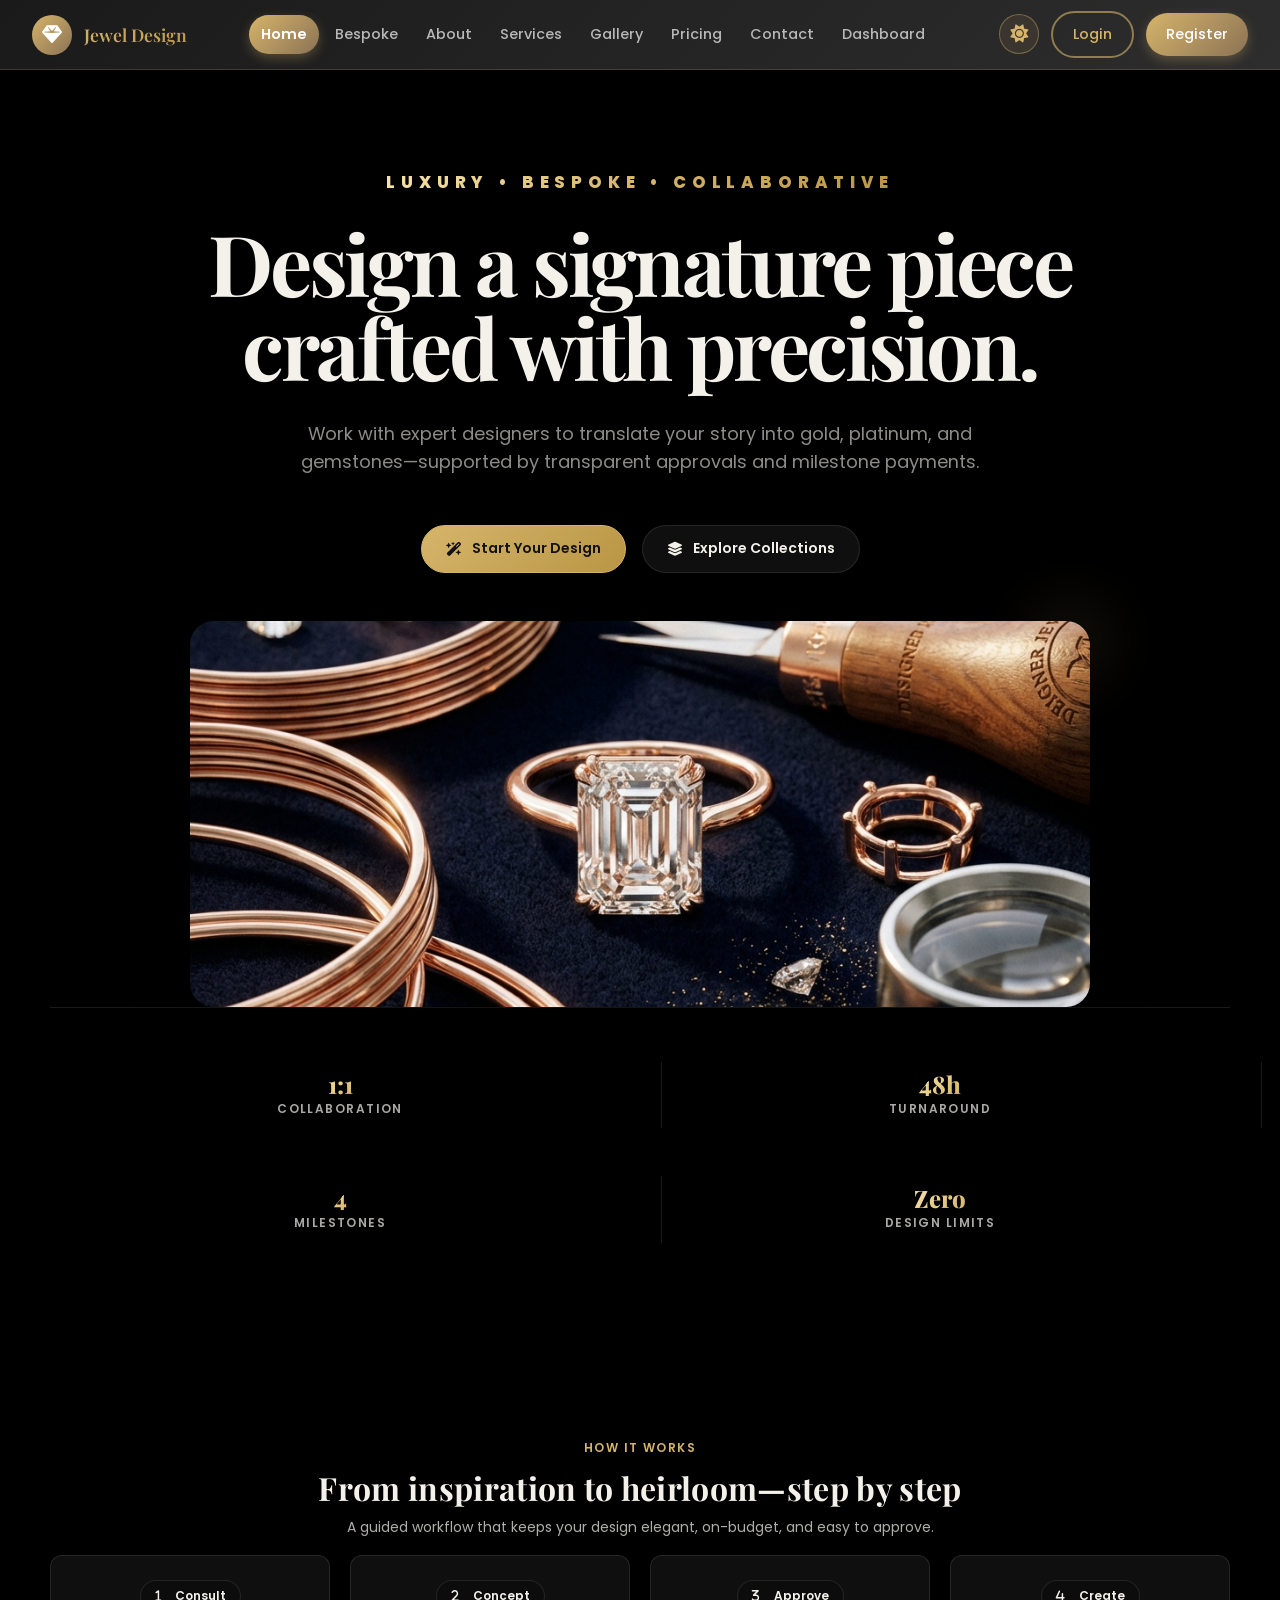
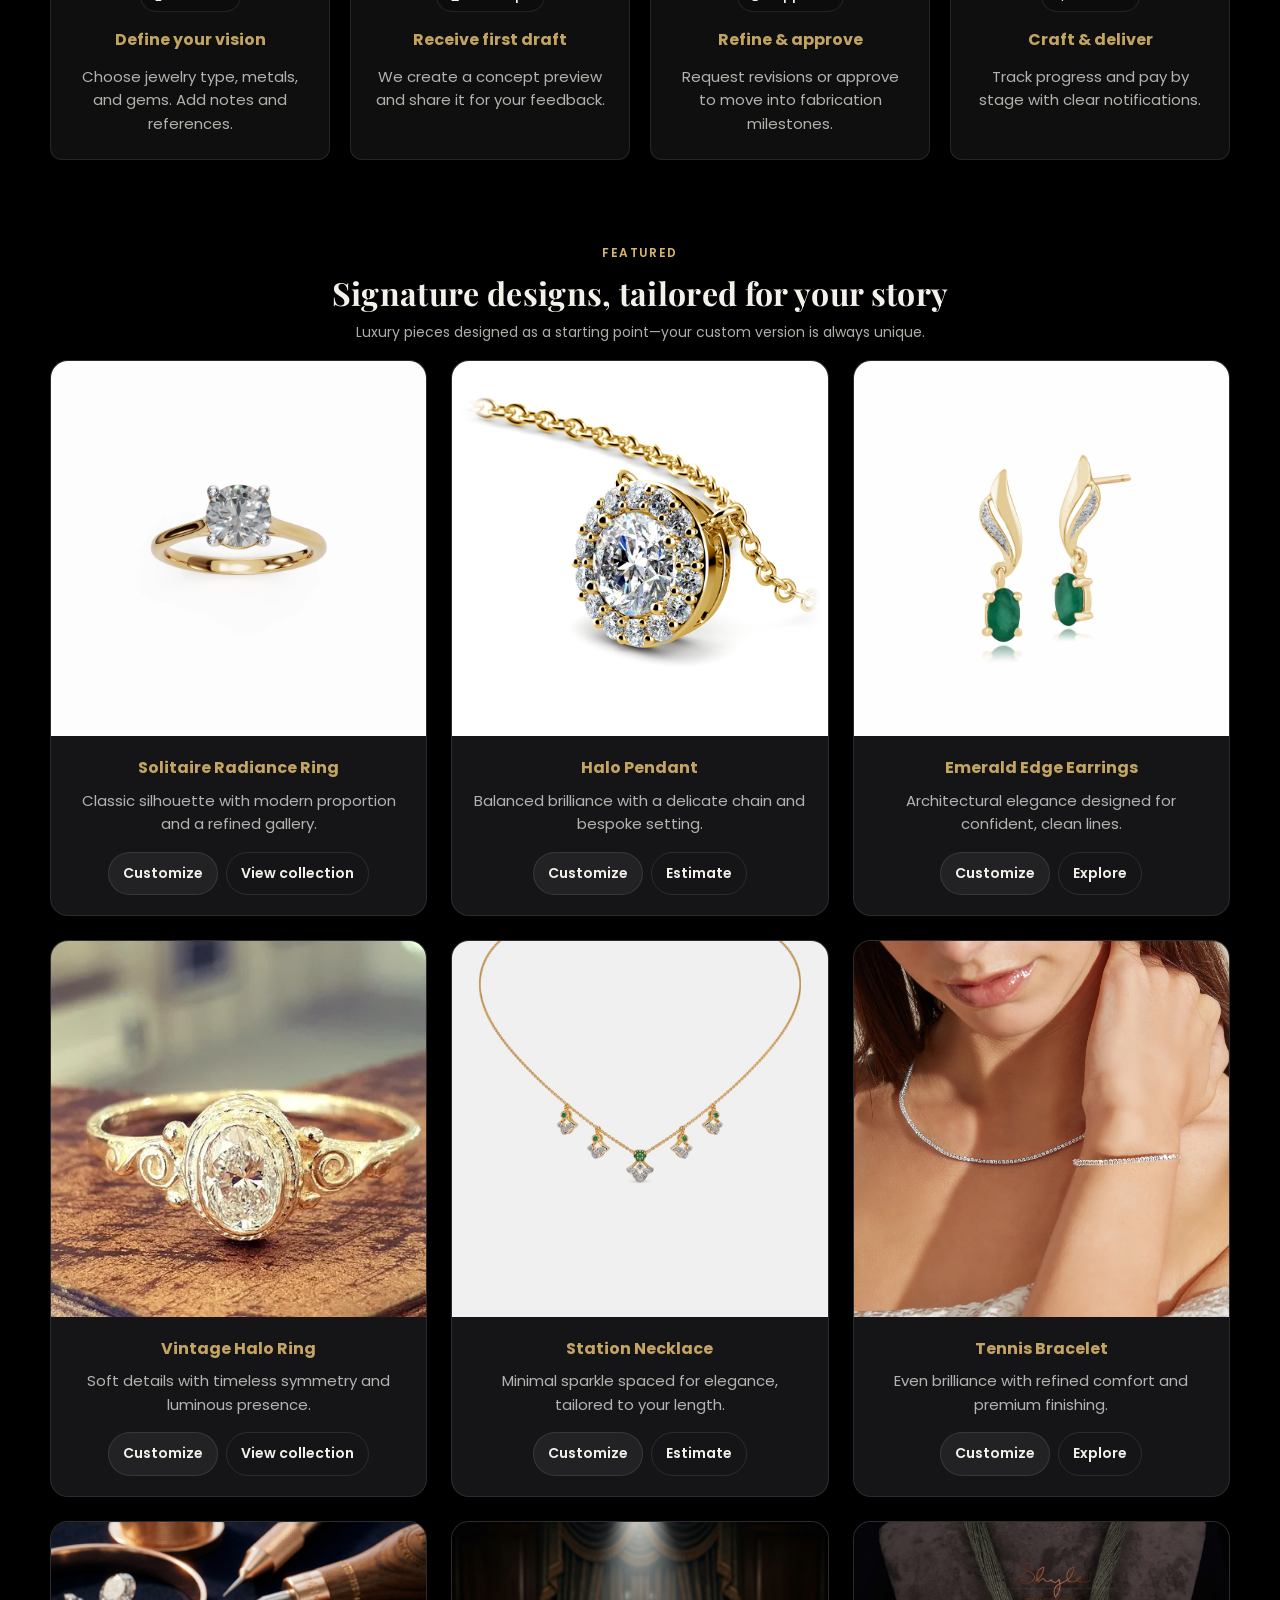
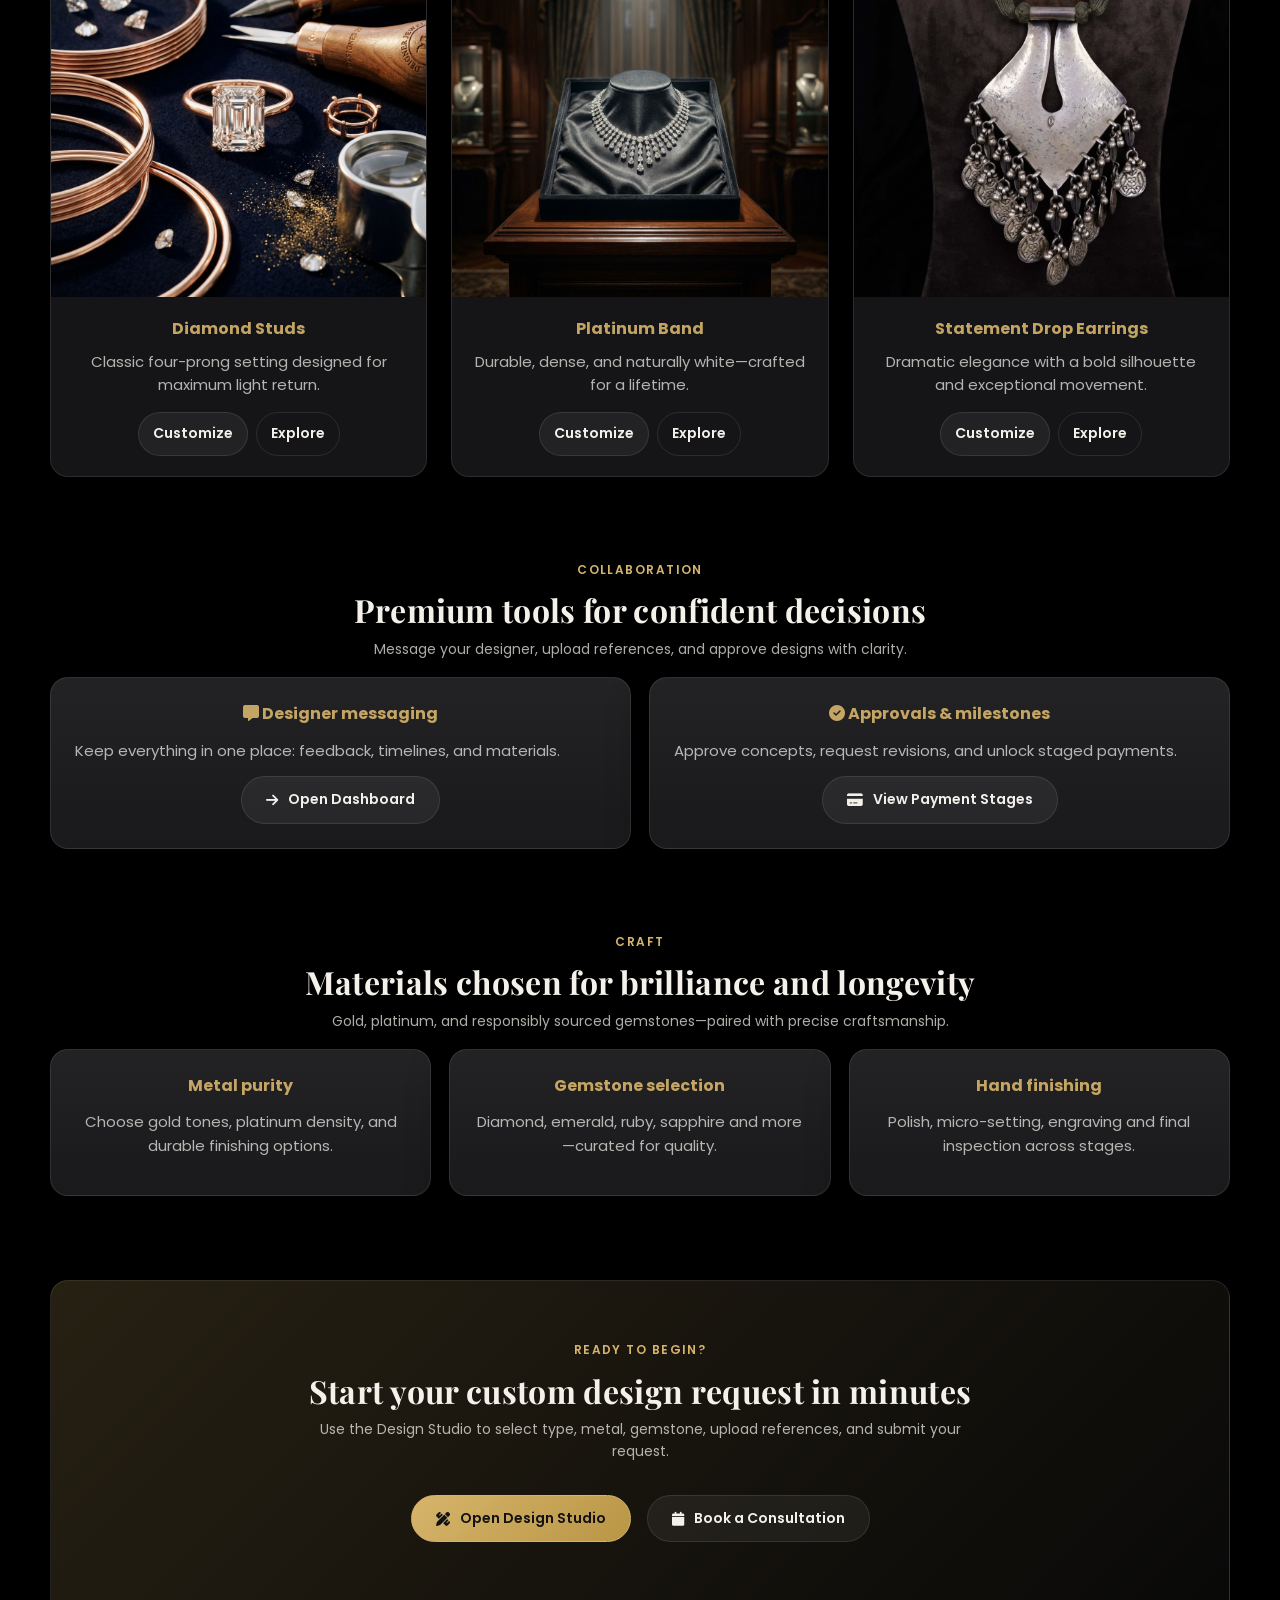
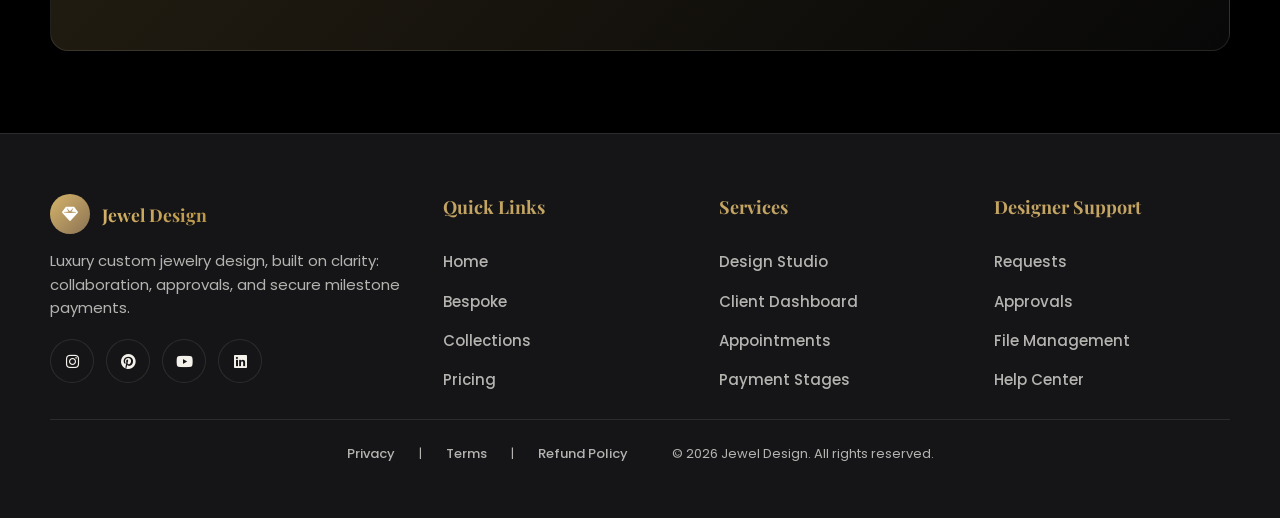
<file: index.html>
<!doctype html>
<html lang="en" data-theme="dark" data-role="client">

<head>
  <meta charset="utf-8" />
  <meta name="viewport" content="width=device-width, initial-scale=1" />
  <title>Jewel Design | Luxury Collaboration</title>
  <meta name="description" content="Luxury custom jewelry design collaboration workspace." />
  <link rel="preconnect" href="https://fonts.googleapis.com" />
  <link rel="preconnect" href="https://fonts.gstatic.com" crossorigin />
  <link
    href="https://fonts.googleapis.com/css2?family=Playfair+Display:wght@500;600;700&family=Poppins:wght@300;400;500;600;700&display=swap"
    rel="stylesheet" />
  <link rel="stylesheet" href="https://cdnjs.cloudflare.com/ajax/libs/font-awesome/6.5.0/css/all.min.css" />
  <link rel="icon" type="image/svg+xml" href="assets/favicon.svg" />
  <link rel="stylesheet" href="css/style.css" />
  <link rel="stylesheet" href="css/premium-header.css" />
</head>

<body class="home-page">

  <header class="premium-header">
    <!-- LEFT ZONE - BRAND -->
    <a href="index.html" class="header-brand">
      <div class="brand-badge">
        <i class="fa-solid fa-gem" aria-hidden="true"></i>
      </div>
      <div class="brand-text">
        <strong>Jewel Design</strong>
      </div>
    </a>


    <!-- CENTER ZONE - MAIN NAVIGATION -->
    <nav class="header-nav" role="navigation" aria-label="Main navigation">
      <a href="index.html" class="nav-link active">Home</a>
      <a href="home2.html" class="nav-link">Bespoke</a>
      <a href="about.html" class="nav-link">About</a>
      <a href="services.html" class="nav-link">Services</a>
      <a href="collections.html" class="nav-link">Gallery</a>
      <a href="pricing.html" class="nav-link">Pricing</a>
      <a href="contact.html" class="nav-link">Contact</a>
      <a href="dashboard.html" class="nav-link">Dashboard</a>
    </nav>

    <!-- RIGHT ZONE - USER ACTIONS -->
    <div class="header-actions">
      <button class="theme-toggle" aria-label="Toggle theme">
        <i class="fa-solid fa-sun" aria-hidden="true"></i>
        <i class="fa-solid fa-moon" aria-hidden="true"></i>
      </button>
      <a href="login.html" class="btn-outline">Login</a>
      <a href="register.html" class="btn-primary">Register</a>
    </div>


    <!-- MOBILE HAMBURGER -->
    <button class="mobile-menu-toggle" type="button" aria-label="Toggle mobile menu">
      <span class="hamburger-line"></span>
      <span class="hamburger-line"></span>
      <span class="hamburger-line"></span>
    </button>
  </header>

  <!-- MOBILE SLIDE-IN MENU -->
  <div class="mobile-menu-overlay">
    <div class="mobile-menu-panel">
      <div class="mobile-menu-header">
        <a href="index.html" class="header-brand">
          <div class="brand-badge">
            <i class="fa-solid fa-gem" aria-hidden="true"></i>
          </div>
          <div class="brand-text">
            <strong>Jewel Design</strong>
          </div>
        </a>
        <button class="mobile-menu-close" type="button" aria-label="Close mobile menu">
          <i class="fa-solid fa-times"></i>
        </button>
      </div>
      <nav class="mobile-nav" role="navigation" aria-label="Mobile navigation">
        <a href="index.html" class="mobile-nav-link active">Home</a>
        <a href="home2.html" class="mobile-nav-link">Bespoke</a>
        <a href="about.html" class="mobile-nav-link">About</a>
        <a href="services.html" class="mobile-nav-link">Services</a>
        <a href="collections.html" class="mobile-nav-link">Gallery</a>
        <a href="pricing.html" class="mobile-nav-link">Pricing</a>
        <a href="contact.html" class="mobile-nav-link">Contact</a>
        <a href="dashboard.html" class="mobile-nav-link">Dashboard</a>
      </nav>
      <div class="mobile-menu-actions">
        <button class="theme-toggle" aria-label="Toggle theme">
          <i class="fa-solid fa-sun" aria-hidden="true"></i>
          <i class="fa-solid fa-moon" aria-hidden="true"></i>
        </button>
        <a href="login.html" class="btn-outline mobile-btn">Login</a>
        <a href="register.html" class="btn-primary mobile-btn">Register</a>
      </div>
    </div>
  </div>

  <main>
    <section class="hero" aria-label="Hero Introduction">
      <div class="hero-inner">
        <!-- Text Content Area -->
        <div class="hero-content">
          <div class="eyebrow">Luxury • Bespoke • Collaborative</div>
          <h1>Design a signature piece crafted with precision.</h1>
          <p class="kicker">Work with expert designers to translate your story into gold, platinum, and
            gemstones—supported by transparent approvals and milestone payments.</p>

          <div class="hero-actions">
            <a class="btn primary" href="design-studio.html"><i class="fa-solid fa-wand-magic-sparkles"
                aria-hidden="true"></i>Start Your Design</a>
            <a class="btn" href="collections.html"><i class="fa-solid fa-layer-group" aria-hidden="true"></i>Explore
              Collections</a>
          </div>

          <!-- Feature Strip -->


          <!-- Hero Visual Foundation -->
          <div class="hero-image-wrap"
            style="position: relative; margin: 0 auto; width: 100%; max-width: 900px; animation: heroReveal 1.6s var(--ease) forwards; height: 100%;">
            <div
              style="aspect-ratio: 21/9; background: url('assets/images/luxury_jewelry_hero_1.png') center/cover; border-radius: 24px; box-shadow: 0 30px 60px rgba(0,0,0,0.2);">
            </div>
            <!-- Decorative Polish -->
            <div
              style="position: absolute; top: -20px; right: -20px; width: 80px; height: 80px; background: var(--gold); border-radius: 50%; opacity: 0.1; filter: blur(30px);">
            </div>
          </div>
        </div>

        <!-- Base Statistics Ribbon -->
        <div class="hero-stats" aria-label="Key highlights">
          <div class="stat">
            <strong>1:1</strong>
            <span>Collaboration</span>
          </div>
          <div class="stat">
            <strong>48h</strong>
            <span>Turnaround</span>
          </div>
          <div class="stat">
            <strong>4</strong>
            <span>Milestones</span>
          </div>
          <div class="stat">
            <strong>Zero</strong>
            <span>Design Limits</span>
          </div>
        </div>
      </div>
    </section>

    <section class="section" aria-label="How custom design works">
      <div class="container">
        <div class="eyebrow">How it works</div>
        <h2>From inspiration to heirloom—step by step</h2>
        <p class="kicker">A guided workflow that keeps your design elegant, on-budget, and easy to approve.</p>
        <div class="grid cols-4" style="margin-top:16px; gap: 20px;">
          <div class="process-step"
            style="text-align: center; padding: 24px; border-radius: var(--radius-sm); background: var(--trans-white); border: 1px solid var(--border); transition: transform 0.3s var(--ease);">
            <span class="badge" style="margin-bottom: 16px; display: inline-flex; align-items: center; gap: 8px;"><i class="fa-solid fa-1"
                aria-hidden="true"></i> Consult</span>
            <h3 style="margin-bottom: 12px;">Define your vision</h3>
            <p style="margin-bottom: 0;">Choose jewelry type, metals, and gems. Add notes and references.</p>
          </div>
          <div class="process-step"
            style="text-align: center; padding: 24px; border-radius: var(--radius-sm); background: var(--trans-white); border: 1px solid var(--border); transition: transform 0.3s var(--ease);">
            <span class="badge" style="margin-bottom: 16px; display: inline-flex; align-items: center; gap: 8px;"><i class="fa-solid fa-2"
                aria-hidden="true"></i> Concept</span>
            <h3 style="margin-bottom: 12px;">Receive first draft</h3>
            <p style="margin-bottom: 0;">We create a concept preview and share it for your feedback.</p>
          </div>
          <div class="process-step"
            style="text-align: center; padding: 24px; border-radius: var(--radius-sm); background: var(--trans-white); border: 1px solid var(--border); transition: transform 0.3s var(--ease);">
            <span class="badge" style="margin-bottom: 16px; display: inline-flex; align-items: center; gap: 8px;"><i class="fa-solid fa-3"
                aria-hidden="true"></i> Approve</span>
            <h3 style="margin-bottom: 12px;">Refine & approve</h3>
            <p style="margin-bottom: 0;">Request revisions or approve to move into fabrication milestones.</p>
          </div>
          <div class="process-step"
            style="text-align: center; padding: 24px; border-radius: var(--radius-sm); background: var(--trans-white); border: 1px solid var(--border); transition: transform 0.3s var(--ease);">
            <span class="badge" style="margin-bottom: 16px; display: inline-flex; align-items: center; gap: 8px;"><i class="fa-solid fa-4"
                aria-hidden="true"></i> Create</span>
            <h3 style="margin-bottom: 12px;">Craft & deliver</h3>
            <p style="margin-bottom: 0;">Track progress and pay by stage with clear notifications.</p>
          </div>
        </div>
      </div>
    </section>

    <section class="section" aria-label="Featured jewelry designs">
      <div class="container">
        <div class="eyebrow">Featured</div>
        <h2>Signature designs, tailored for your story</h2>
        <p class="kicker">Luxury pieces designed as a starting point—your custom version is always unique.</p>
        <div class="featured-grid"
          style="margin-top:16px; display: grid; grid-template-columns: repeat(auto-fit, minmax(280px, 1fr)); gap: 24px;">
          <article class="featured-item"
            style="background: var(--surface); border: 1px solid var(--border); border-radius: var(--radius); overflow: hidden; transition: transform 0.3s var(--ease);">
            <div class="media"
              style="background-image:url('assets/images/Solitaire%20Radiance%20Ring.webp'); aspect-ratio: 1; min-height: 280px;">
            </div>
            <div style="padding: 20px; text-align: center;">
              <h3 style="margin-bottom: 8px;">Solitaire Radiance Ring</h3>
              <p style="margin-bottom: 16px; color: var(--muted);">Classic silhouette with modern proportion and a
                refined gallery.</p>
              <div style="display: flex; gap: 8px; justify-content: center; flex-wrap: wrap;">
                <a class="btn small" href="design-studio.html">Customize</a>
                <a class="btn small ghost" href="collections.html">View collection</a>
              </div>
            </div>
          </article>
          <article class="featured-item"
            style="background: var(--surface); border: 1px solid var(--border); border-radius: var(--radius); overflow: hidden; transition: transform 0.3s var(--ease);">
            <div class="media"
              style="background-image:url('assets/images/halo%20pendant%202.jpg'); aspect-ratio: 1; min-height: 280px;">
            </div>
            <div style="padding: 20px; text-align: center;">
              <h3 style="margin-bottom: 8px;">Halo Pendant</h3>
              <p style="margin-bottom: 16px; color: var(--muted);">Balanced brilliance with a delicate chain and bespoke
                setting.</p>
              <div style="display: flex; gap: 8px; justify-content: center; flex-wrap: wrap;">
                <a class="btn small" href="design-studio.html">Customize</a>
                <a class="btn small ghost" href="pricing.html">Estimate</a>
              </div>
            </div>
          </article>
          <article class="featured-item"
            style="background: var(--surface); border: 1px solid var(--border); border-radius: var(--radius); overflow: hidden; transition: transform 0.3s var(--ease);">
            <div class="media"
              style="background-image:url('assets/images/Emerald%20Edge%20Earrings.webp'); aspect-ratio: 1; min-height: 280px;">
            </div>
            <div style="padding: 20px; text-align: center;">
              <h3 style="margin-bottom: 8px;">Emerald Edge Earrings</h3>
              <p style="margin-bottom: 16px; color: var(--muted);">Architectural elegance designed for confident, clean
                lines.</p>
              <div style="display: flex; gap: 8px; justify-content: center; flex-wrap: wrap;">
                <a class="btn small" href="design-studio.html">Customize</a>
                <a class="btn small ghost" href="collections.html">Explore</a>
              </div>
            </div>
          </article>
          <article class="featured-item"
            style="background: var(--surface); border: 1px solid var(--border); border-radius: var(--radius); overflow: hidden; transition: transform 0.3s var(--ease);">
            <div class="media"
              style="background-image:url('assets/images/vintage%20hola%20ring.webp'); aspect-ratio: 1; min-height: 280px;">
            </div>
            <div style="padding: 20px; text-align: center;">
              <h3 style="margin-bottom: 8px;">Vintage Halo Ring</h3>
              <p style="margin-bottom: 16px; color: var(--muted);">Soft details with timeless symmetry and luminous
                presence.</p>
              <div style="display: flex; gap: 8px; justify-content: center; flex-wrap: wrap;">
                <a class="btn small" href="design-studio.html">Customize</a>
                <a class="btn small ghost" href="collections.html">View collection</a>
              </div>
            </div>
          </article>
          <article class="featured-item"
            style="background: var(--surface); border: 1px solid var(--border); border-radius: var(--radius); overflow: hidden; transition: transform 0.3s var(--ease);">
            <div class="media"
              style="background-image:url('assets/images/station%20necklace.webp'); aspect-ratio: 1; min-height: 280px;">
            </div>
            <div style="padding: 20px; text-align: center;">
              <h3 style="margin-bottom: 8px;">Station Necklace</h3>
              <p style="margin-bottom: 16px; color: var(--muted);">Minimal sparkle spaced for elegance, tailored to your
                length.</p>
              <div style="display: flex; gap: 8px; justify-content: center; flex-wrap: wrap;">
                <a class="btn small" href="design-studio.html">Customize</a>
                <a class="btn small ghost" href="pricing.html">Estimate</a>
              </div>
            </div>
          </article>
          <article class="featured-item"
            style="background: var(--surface); border: 1px solid var(--border); border-radius: var(--radius); overflow: hidden; transition: transform 0.3s var(--ease);">
            <div class="media"
              style="background-image:url('assets/images/tennis%20bracelet2.avif'); aspect-ratio: 1; min-height: 280px;">
            </div>
            <div style="padding: 20px; text-align: center;">
              <h3 style="margin-bottom: 8px;">Tennis Bracelet</h3>
              <p style="margin-bottom: 16px; color: var(--muted);">Even brilliance with refined comfort and premium
                finishing.</p>
              <div style="display: flex; gap: 8px; justify-content: center; flex-wrap: wrap;">
                <a class="btn small" href="design-studio.html">Customize</a>
                <a class="btn small ghost" href="collections.html">Explore</a>
              </div>
            </div>
          </article>
          <article class="featured-item"
            style="background: var(--surface); border: 1px solid var(--border); border-radius: var(--radius); overflow: hidden; transition: transform 0.3s var(--ease);">
            <div class="media"
              style="background-image:url('assets/images/luxury_jewelry_hero_1.png'); aspect-ratio: 1; min-height: 280px;">
            </div>
            <div style="padding: 20px; text-align: center;">
              <h3 style="margin-bottom: 8px;">Diamond Studs</h3>
              <p style="margin-bottom: 16px; color: var(--muted);">Classic four-prong setting designed for maximum light
                return.</p>
              <div style="display: flex; gap: 8px; justify-content: center; flex-wrap: wrap;">
                <a class="btn small" href="design-studio.html">Customize</a>
                <a class="btn small ghost" href="collections.html">Explore</a>
              </div>
            </div>
          </article>
          <article class="featured-item"
            style="background: var(--surface); border: 1px solid var(--border); border-radius: var(--radius); overflow: hidden; transition: transform 0.3s var(--ease);">
            <div class="media"
              style="background-image:url('assets/images/luxury_jewelry_hero_2.png'); aspect-ratio: 1; min-height: 280px;">
            </div>
            <div style="padding: 20px; text-align: center;">
              <h3 style="margin-bottom: 8px;">Platinum Band</h3>
              <p style="margin-bottom: 16px; color: var(--muted);">Durable, dense, and naturally white—crafted for a
                lifetime.</p>
              <div style="display: flex; gap: 8px; justify-content: center; flex-wrap: wrap;">
                <a class="btn small" href="design-studio.html">Customize</a>
                <a class="btn small ghost" href="collections.html">Explore</a>
              </div>
            </div>
          </article>
          <article class="featured-item"
            style="background: var(--surface); border: 1px solid var(--border); border-radius: var(--radius); overflow: hidden; transition: transform 0.3s var(--ease);">
            <div class="media"
              style="background-image:url('assets/images/statement%20drop.jpg'); aspect-ratio: 1; min-height: 280px;">
            </div>
            <div style="padding: 20px; text-align: center;">
              <h3 style="margin-bottom: 8px;">Statement Drop Earrings</h3>
              <p style="margin-bottom: 16px; color: var(--muted);">Dramatic elegance with a bold silhouette and
                exceptional
                movement.</p>
              <div style="display: flex; gap: 8px; justify-content: center; flex-wrap: wrap;">
                <a class="btn small" href="design-studio.html">Customize</a>
                <a class="btn small ghost" href="collections.html">Explore</a>
              </div>
            </div>
          </article>
        </div>
      </div>
    </section>

    <section class="section" aria-label="Client–designer collaboration">
      <div class="container">
        <div class="eyebrow">Collaboration</div>
        <h2>Premium tools for confident decisions</h2>
        <p class="kicker">Message your designer, upload references, and approve designs with clarity.</p>
        <div class="grid cols-2" style="margin-top:16px;">
          <div class="card pad">
            <h3><i class="fa-solid fa-message" aria-hidden="true"></i> Designer messaging</h3>
            <p>Keep everything in one place: feedback, timelines, and materials.</p>
            <button class="btn" type="button" data-link="dashboard.html"><i class="fa-solid fa-arrow-right"
                aria-hidden="true"></i>Open Dashboard</button>
          </div>
          <div class="card pad">
            <h3><i class="fa-solid fa-circle-check" aria-hidden="true"></i> Approvals & milestones</h3>
            <p>Approve concepts, request revisions, and unlock staged payments.</p>
            <button class="btn" type="button" data-link="pricing.html"><i class="fa-solid fa-credit-card"
                aria-hidden="true"></i>View Payment Stages</button>
          </div>
        </div>
      </div>
    </section>

    <section class="section" aria-label="Materials and craftsmanship">
      <div class="container">
        <div class="eyebrow">Craft</div>
        <h2>Materials chosen for brilliance and longevity</h2>
        <p class="kicker">Gold, platinum, and responsibly sourced gemstones—paired with precise craftsmanship.</p>
        <div class="grid cols-3" style="margin-top:16px;">
          <div class="card pad" style="text-align: center;">
            <h3>Metal purity</h3>
            <p>Choose gold tones, platinum density, and durable finishing options.</p>
          </div>
          <div class="card pad" style="text-align: center;">
            <h3>Gemstone selection</h3>
            <p>Diamond, emerald, ruby, sapphire and more—curated for quality.</p>
          </div>
          <div class="card pad" style="text-align: center;">
            <h3>Hand finishing</h3>
            <p>Polish, micro-setting, engraving and final inspection across stages.</p>
          </div>
        </div>
      </div>
    </section>

    <section class="section" aria-label="Start your design call to action">
      <div class="container">
        <div class="card pad"
          style="background:linear-gradient(135deg, rgba(214,180,106,0.18), rgba(255,255,255,0.03)); text-align: center; padding: 60px 40px;">
          <div class="eyebrow">Ready to begin?</div>
          <h2>Start your custom design request in minutes</h2>
          <p class="kicker">Use the Design Studio to select type, metal, gemstone, upload references, and submit your
            request.</p>
          <div class="hero-actions">
            <a class="btn primary" href="design-studio.html"><i class="fa-solid fa-pen-ruler"
                aria-hidden="true"></i>Open Design Studio</a>
            <a class="btn" href="contact.html"><i class="fa-solid fa-calendar" aria-hidden="true"></i>Book a
              Consultation</a>
          </div>
        </div>
      </div>
    </section>
  </main>

  <footer class="footer">
    <div class="container footer-inner">
      <div class="footer-grid">
        <div>
          <div class="footer-brand" style="display:flex; align-items:center; gap:12px; margin-bottom:15px;">
            <div class="brand-badge" style="width:40px; height:40px;">
              <i class="fa-solid fa-gem" aria-hidden="true" style="font-size:16px;"></i>
            </div>
            <h3 style="margin:0;">Jewel Design</h3>
          </div>
          <p>Luxury custom jewelry design, built on clarity: collaboration, approvals, and secure milestone payments.
          </p>
          <div class="social" aria-label="Social links">
            <a href="contact.html" aria-label="Instagram"><i class="fa-brands fa-instagram" aria-hidden="true"></i></a>
            <a href="contact.html" aria-label="Pinterest"><i class="fa-brands fa-pinterest" aria-hidden="true"></i></a>
            <a href="contact.html" aria-label="YouTube"><i class="fa-brands fa-youtube" aria-hidden="true"></i></a>
            <a href="contact.html" aria-label="LinkedIn"><i class="fa-brands fa-linkedin" aria-hidden="true"></i></a>
          </div>
        </div>
        <div>
          <h3>Quick Links</h3>
          <a href="index.html">Home</a>
          <a href="home2.html">Bespoke</a>
          <a href="collections.html">Collections</a>
          <a href="pricing.html">Pricing</a>
        </div>
        <div>
          <h3>Services</h3>
          <a href="design-studio.html">Design Studio</a>
          <a href="dashboard.html">Client Dashboard</a>
          <a href="contact.html">Appointments</a>
          <a href="pricing.html">Payment Stages</a>
        </div>
        <div>
          <h3>Designer Support</h3>
          <a href="dashboard.html">Requests</a>
          <a href="dashboard.html">Approvals</a>
          <a href="dashboard.html">File Management</a>
          <a href="contact.html">Help Center</a>
        </div>
      </div>

      <div class="fineprint">
        <div>
          <a class="link" href="privacy.html">Privacy</a>
          <span> | </span>
          <a class="link" href="terms.html">Terms</a>
          <span> | </span>
          <a class="link" href="refund.html">Refund Policy</a>
          <span style="margin-left: 20px;">© <span id="year">2026</span> Jewel Design. All rights reserved.</span>
        </div>
      </div>
    </div>
  </footer>

  <button id="backToTop" class="back-to-top" aria-label="Back to top" title="Back to top">
    <i class="fa-solid fa-arrow-up" aria-hidden="true"></i>
  </button>
  <script>
    document.getElementById('year').textContent = new Date().getFullYear();
  </script>
  <script src="js/premium-header.js"></script>
  <script src="js/script.js"></script>
</body>

</html>
</file>
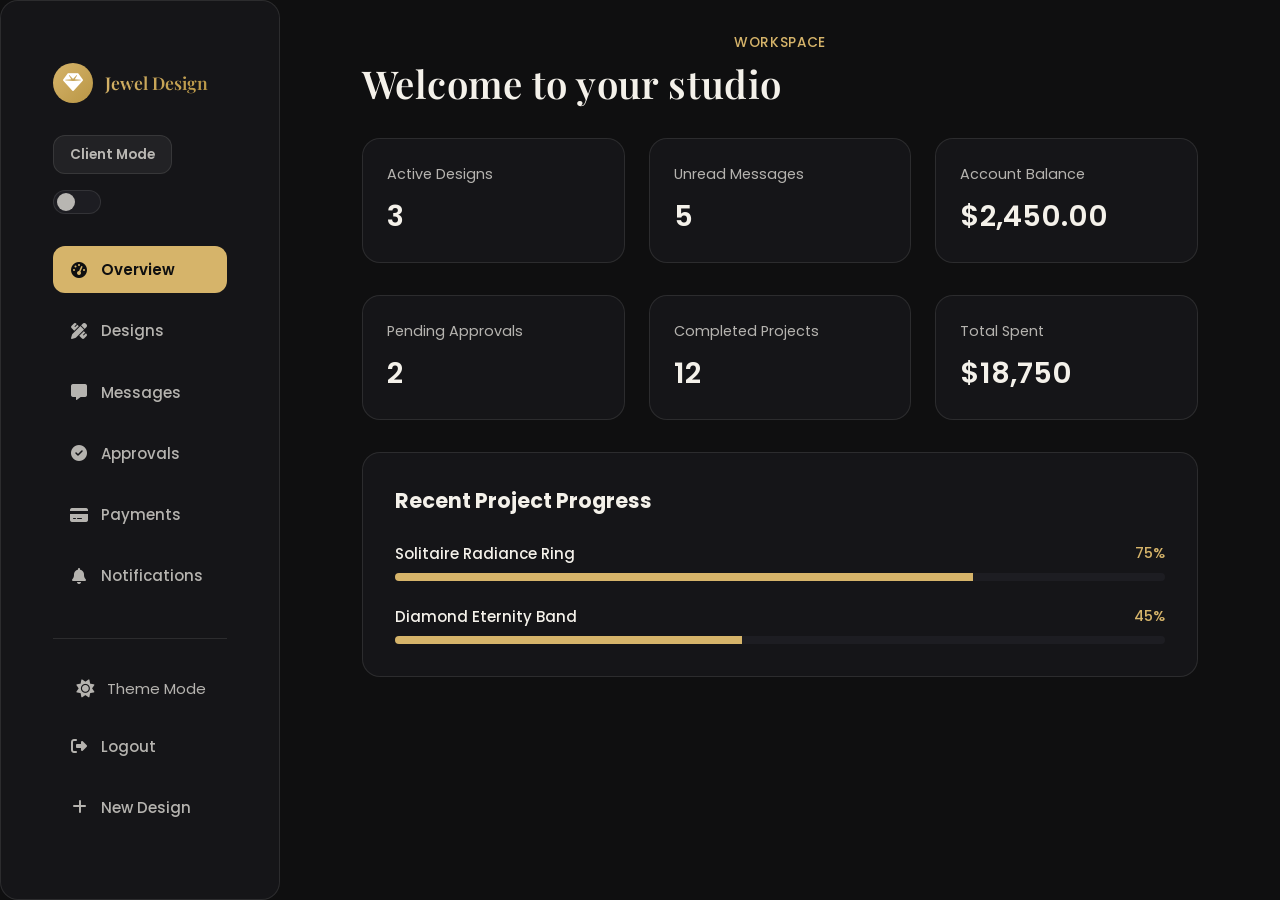
<file: dashboard.html>
<!doctype html>
<html lang="en" data-theme="dark" data-role="client">

<head>
  <meta charset="utf-8" />
  <meta name="viewport" content="width=device-width, initial-scale=1" />
  <title>Dashboard | Jewel Design</title>
  <meta name="description" content="Manage your custom jewelry projects." />
  <link rel="preconnect" href="https://fonts.googleapis.com" />
  <link rel="preconnect" href="https://fonts.gstatic.com" crossorigin />
  <link
    href="https://fonts.googleapis.com/css2?family=Playfair+Display:wght@500;600;700&family=Poppins:wght@300;400;500;600;700&display=swap"
    rel="stylesheet" />
  <link rel="stylesheet" href="https://cdnjs.cloudflare.com/ajax/libs/font-awesome/6.5.0/css/all.min.css" />
  <link rel="icon" type="image/svg+xml" href="assets/favicon.svg" />
  <link rel="stylesheet" href="css/style.css" />
  <link rel="stylesheet" href="css/premium-header.css" />
  <link rel="stylesheet" href="css/dashboard.css" />
</head>

<body class="interior-page">

  <!-- Mobile Sidebar & Theme Toggle -->
  <button class="sidebar-toggle-fixed" id="mobileDashToggle" aria-label="Toggle sidebar menu">
    <i class="fa-solid fa-bars"></i>
  </button>
  <button class="theme-toggle-fixed theme-toggle" id="dashThemeToggleTop" aria-label="Toggle theme">
    <i class="fa-solid fa-sun" aria-hidden="true"></i>
  </button>
  <div class="sidebar-overlay" id="dashOverlay"></div>

  <main class="dashboard-main">
    <div class="dashboard-layout">
      <!-- Sidebar -->
      <aside class="sidebar" id="dashSidebar">
        <div class="sidebar-inner">
          <div class="sidebar-brand-wrapper">
            <a href="index.html" class="sidebar-brand">
              <div class="brand-badge">
                <i class="fa-solid fa-gem"></i>
              </div>
              <div class="brand-text">Jewel Design</div>
            </a>
          </div>

          <div class="sidebar-top">
            <div class="role-badge">
              <span id="roleLabel" class="badge">Client Workspace</span>
            </div>
            <div class="role-toggle">
              <label class="toggle-switch">
                <input id="roleSwitch" type="checkbox" />
                <span class="toggle-slider"></span>
              </label>
            </div>
          </div>

          <nav class="sidebar-nav">
            <a class="nav-item active" href="#" data-section="overview">
              <i class="fa-solid fa-gauge-high"></i>
              <span>Overview</span>
            </a>
            <a class="nav-item" href="#" data-section="designs">
              <i class="fa-solid fa-pen-ruler"></i>
              <span>Designs</span>
            </a>
            <a class="nav-item" href="#" data-section="messages">
              <i class="fa-solid fa-message"></i>
              <span>Messages</span>
            </a>
            <a class="nav-item" href="#" data-section="approvals">
              <i class="fa-solid fa-circle-check"></i>
              <span>Approvals</span>
            </a>
            <a class="nav-item" href="#" data-section="payments">
              <i class="fa-solid fa-credit-card"></i>
              <span>Payments</span>
            </a>
            <a class="nav-item" href="#" data-section="notifications">
              <i class="fa-solid fa-bell"></i>
              <span>Notifications</span>
            </a>
            <div class="sidebar-divider"></div>
            <button class="nav-item theme-toggle" id="themeToggle" type="button" aria-label="Toggle theme">
              <i class="fa-solid fa-sun" aria-hidden="true"></i>
              <span>Theme Mode</span>
            </button>
            <a href="index.html" class="nav-item">
              <i class="fa-solid fa-right-from-bracket"></i>
              <span>Logout</span>
            </a>
            <a href="design-studio.html" class="nav-item">
              <i class="fa-solid fa-plus"></i>
              <span>New Design</span>
            </a>
          </nav>

          <div class="sidebar-bottom">
          </div>
        </div>
      </aside>

      <!-- Main Content -->
      <div class="dashboard-content">
        <!-- Overview Section -->
        <section class="dashboard-section active" id="overview">
          <div class="section-header">
            <span class="eyebrow">Workspace</span>
            <h2>Welcome to your studio</h2>
          </div>

          <div class="stat-grid">
            <div class="stat-card">
              <h4>Active Designs</h4>
              <p class="stat-value">3</p>
            </div>
            <div class="stat-card">
              <h4>Unread Messages</h4>
              <p class="stat-value">5</p>
            </div>
            <div class="stat-card">
              <h4>Account Balance</h4>
              <p class="stat-value">$2,450.00</p>
            </div>
          </div>

          <div class="stat-grid">
            <div class="stat-card">
              <h4>Pending Approvals</h4>
              <p class="stat-value">2</p>
            </div>
            <div class="stat-card">
              <h4>Completed Projects</h4>
              <p class="stat-value">12</p>
            </div>
            <div class="stat-card">
              <h4>Total Spent</h4>
              <p class="stat-value">$18,750</p>
            </div>
          </div>

          <div class="progress-card">
            <h3>Recent Project Progress</h3>
            <div class="progress-list">
              <div class="progress-item">
                <div class="progress-header">
                  <span class="progress-title">Solitaire Radiance Ring</span>
                  <span class="progress-percent">75%</span>
                </div>
                <div class="progress-bar">
                  <div class="progress-fill" style="width: 75%;"></div>
                </div>
              </div>
              <div class="progress-item">
                <div class="progress-header">
                  <span class="progress-title">Diamond Eternity Band</span>
                  <span class="progress-percent">45%</span>
                </div>
                <div class="progress-bar">
                  <div class="progress-fill" style="width: 45%;"></div>
                </div>
              </div>
            </div>
          </div>
        </section>

        <!-- Designs Section -->
        <section class="dashboard-section" id="designs">
          <div class="section-header">
            <span class="eyebrow">Projects</span>
            <h2>Your Designs</h2>
          </div>

          <div class="design-grid">
            <div class="design-card">
              <div class="design-image"
                style="background-image: url('assets/images/dashboard-design-1.jpg'); background-size: cover; background-position: center;">
              </div>
              <div class="design-content">
                <h3 class="design-title">Double Layer Necklace</h3>
                <p class="design-description">Diamond studded double layer elegance</p>
                <span class="status-badge status-fabrication">In Fabrication</span>
              </div>
            </div>

            <div class="design-card">
              <div class="design-image"
                style="background-image: url('assets/images/dashboard-design-2.jpg'); background-size: cover; background-position: center;">
              </div>
              <div class="design-content">
                <h3 class="design-title">Gold Signet Ring</h3>
                <p class="design-description">Detailed golden signet with custom initial</p>
                <span class="status-badge status-fabrication">In Fabrication</span>
              </div>
            </div>

            <div class="design-card">
              <div class="design-image"
                style="background-image: url('assets/images/dashboard-design-3.jpg'); background-size: cover; background-position: center;">
              </div>
              <div class="design-content">
                <h3 class="design-title">Celestial Ring Set</h3>
                <p class="design-description">Star and moon motif stacking rings</p>
                <span class="status-badge status-completed">Completed</span>
              </div>
            </div>

            <div class="design-card">
              <div class="design-image"
                style="background-image: url('assets/images/dashboard-design-4.jpg'); background-size: cover; background-position: center;">
              </div>
              <div class="design-content">
                <h3 class="design-title">Textured Gold Chain</h3>
                <p class="design-description">Heavy link gold chain with textured finish</p>
                <span class="status-badge status-pending">Pending</span>
              </div>
            </div>

            <div class="design-card">
              <div class="design-image"
                style="background-image: url('assets/images/dashboard-design-5.jpg'); background-size: cover; background-position: center;">
              </div>
              <div class="design-content">
                <h3 class="design-title">Gold Bead Necklace</h3>
                <p class="design-description">Delicate gold beaded chain necklace</p>
                <span class="status-badge status-completed">Completed</span>
              </div>
            </div>

            <div class="design-card">
              <div class="design-image"
                style="background-image: url('assets/images/dashboard-design-6.jpg'); background-size: cover; background-position: center;">
              </div>
              <div class="design-content">
                <h3 class="design-title">Floral Layered Necklace</h3>
                <p class="design-description">Intricate gold floral patterns with diamond accents</p>
                <span class="status-badge status-pending">Pending</span>
              </div>
            </div>

            <div class="design-card new-design-card"
              style="display: flex; align-items: center; justify-content: center; text-align: center;">
              <div class="new-design-content"
                style="display: flex; flex-direction: column; align-items: center; justify-content: center; padding: 40px;">
                <div class="plus-icon"
                  style="width: 60px; height: 60px; background: var(--gold); border-radius: 50%; display: flex; align-items: center; justify-content: center; margin-bottom: 16px;">
                  <i class="fa-solid fa-plus" style="color: var(--black); font-size: 24px;"></i>
                </div>
                <p style="margin: 0; font-weight: 600; color: var(--text);">Start New Design</p>
              </div>
            </div>
          </div>
        </section>

        <!-- Messages Section -->
        <section class="dashboard-section" id="messages">
          <div class="section-header">
            <span class="eyebrow">Communication</span>
            <h2>Messages</h2>
          </div>

          <div class="message-list">
            <div class="message-item">
              <div class="message-avatar">JD</div>
              <div class="message-content">
                <div class="message-header">
                  <span class="message-sender">John Designer</span>
                  <span class="message-time">2 hours ago</span>
                </div>
                <p class="message-preview">Hi! I've updated the 3D render for your ring design. Please take a look and
                  let me know your thoughts...</p>
              </div>
              <div class="unread-indicator"></div>
            </div>

            <div class="message-item">
              <div class="message-avatar">SM</div>
              <div class="message-content">
                <div class="message-header">
                  <span class="message-sender">Sarah Miller</span>
                  <span class="message-time">5 hours ago</span>
                </div>
                <p class="message-preview">Your custom necklace is ready for final approval. The engraving looks
                  perfect!</p>
              </div>
              <div class="unread-indicator"></div>
            </div>

            <div class="message-item">
              <div class="message-avatar">TC</div>
              <div class="message-content">
                <div class="message-header">
                  <span class="message-sender">Team Coordinator</span>
                  <span class="message-time">1 day ago</span>
                </div>
                <p class="message-preview">Your order has been shipped! Tracking number: JWD2024031542</p>
              </div>
            </div>

            <div class="message-item">
              <div class="message-avatar">MG</div>
              <div class="message-content">
                <div class="message-header">
                  <span class="message-sender">Michael Goldsmith</span>
                  <span class="message-time">2 days ago</span>
                </div>
                <p class="message-preview">The gold setting has been crafted. We're now ready to set the diamonds.</p>
              </div>
            </div>

            <div class="message-item">
              <div class="message-avatar">AS</div>
              <div class="message-content">
                <div class="message-header">
                  <span class="message-sender">Amy Support</span>
                  <span class="message-time">3 days ago</span>
                </div>
                <p class="message-preview">Thank you for your feedback! We've updated the design based on your
                  suggestions.</p>
              </div>
            </div>
          </div>
        </section>

        <!-- Approvals Section -->
        <section class="dashboard-section" id="approvals">
          <div class="section-header">
            <span class="eyebrow">Reviews</span>
            <h2>Pending Approvals</h2>
          </div>

          <div class="approval-list">
            <div class="approval-card">
              <div class="approval-info">
                <h4>Solitaire Ring - Final Design</h4>
                <p>Ready for your approval before we begin fabrication</p>
              </div>
              <div class="approval-actions">
                <button class="btn btn-secondary">
                  <i class="fa-solid fa-eye"></i>
                  View
                </button>
                <button class="btn btn-primary">
                  <i class="fa-solid fa-check"></i>
                  Approve
                </button>
              </div>
            </div>

            <div class="approval-card">
              <div class="approval-info">
                <h4>Eternity Band - Diamond Selection</h4>
                <p>Please review and approve the chosen diamonds</p>
              </div>
              <div class="approval-actions">
                <button class="btn btn-secondary">
                  <i class="fa-solid fa-eye"></i>
                  View
                </button>
                <button class="btn btn-primary">
                  <i class="fa-solid fa-check"></i>
                  Approve
                </button>
              </div>
            </div>

            <div class="approval-card">
              <div class="approval-info">
                <h4>Necklace Engraving Proof</h4>
                <p>Final engraving design ready for your review</p>
              </div>
              <div class="approval-actions">
                <button class="btn btn-secondary">
                  <i class="fa-solid fa-eye"></i>
                  View
                </button>
                <button class="btn btn-primary">
                  <i class="fa-solid fa-check"></i>
                  Approve
                </button>
              </div>
            </div>
          </div>
        </section>

        <!-- Payments Section -->
        <section class="dashboard-section" id="payments">
          <div class="section-header">
            <span class="eyebrow">Finance</span>
            <h2>Payment History</h2>
          </div>

          <div class="payment-table">
            <table>
              <thead>
                <tr>
                  <th>Date</th>
                  <th>Description</th>
                  <th>Amount</th>
                  <th>Status</th>
                </tr>
              </thead>
              <tbody>
                <tr>
                  <td>Mar 15, 2026</td>
                  <td>Solitaire Ring - Final Payment</td>
                  <td class="payment-amount">$3,500.00</td>
                  <td><span class="payment-status status-paid">Paid</span></td>
                </tr>
                <tr>
                  <td>Mar 10, 2026</td>
                  <td>Eternity Band - Deposit</td>
                  <td class="payment-amount">$1,200.00</td>
                  <td><span class="payment-status status-paid">Paid</span></td>
                </tr>
                <tr>
                  <td>Mar 5, 2026</td>
                  <td>Design Consultation</td>
                  <td class="payment-amount">$150.00</td>
                  <td><span class="payment-status status-paid">Paid</span></td>
                </tr>
                <tr>
                  <td>Feb 28, 2026</td>
                  <td>Heart Pendant - Final Payment</td>
                  <td class="payment-amount">$850.00</td>
                  <td><span class="payment-status status-paid">Paid</span></td>
                </tr>
                <tr>
                  <td>Feb 20, 2026</td>
                  <td>Initial Design Deposit</td>
                  <td class="payment-amount">$500.00</td>
                  <td><span class="payment-status status-pending">Pending</span></td>
                </tr>
              </tbody>
            </table>
          </div>
        </section>

        <!-- Notifications Section -->
        <section class="dashboard-section" id="notifications">
          <div class="section-header">
            <span class="eyebrow">Activity</span>
            <h2>Notifications</h2>
          </div>

          <div class="notification-list">
            <div class="notification-item unread">
              <div class="notification-icon">
                <i class="fa-solid fa-bell"></i>
              </div>
              <div class="notification-content">
                <div class="notification-title">New Message Received</div>
                <div class="notification-message">John Designer sent you an update about your ring design</div>
              </div>
              <div class="notification-time">2 hours ago</div>
            </div>

            <div class="notification-item unread">
              <div class="notification-icon">
                <i class="fa-solid fa-check-circle"></i>
              </div>
              <div class="notification-content">
                <div class="notification-title">Approval Required</div>
                <div class="notification-message">Your necklace engraving is ready for review</div>
              </div>
              <div class="notification-time">5 hours ago</div>
            </div>

            <div class="notification-item">
              <div class="notification-icon">
                <i class="fa-solid fa-truck"></i>
              </div>
              <div class="notification-content">
                <div class="notification-title">Order Shipped</div>
                <div class="notification-message">Your custom jewelry has been shipped and is on its way</div>
              </div>
              <div class="notification-time">1 day ago</div>
            </div>

            <div class="notification-item">
              <div class="notification-icon">
                <i class="fa-solid fa-gem"></i>
              </div>
              <div class="notification-content">
                <div class="notification-title">Design Update</div>
                <div class="notification-message">New 3D render available for your review</div>
              </div>
              <div class="notification-time">2 days ago</div>
            </div>

            <div class="notification-item">
              <div class="notification-icon">
                <i class="fa-solid fa-star"></i>
              </div>
              <div class="notification-content">
                <div class="notification-title">Project Completed</div>
                <div class="notification-message">Your heart pendant necklace has been completed</div>
              </div>
              <div class="notification-time">3 days ago</div>
            </div>
          </div>
        </section>
      </div>
    </div>
  </main>

  <button id="backToTop" class="back-to-top" aria-label="Back to top" title="Back to top">
    <i class="fa-solid fa-arrow-up" aria-hidden="true"></i>
  </button>
  <script src="js/premium-header.js"></script>
  <script src="js/script.js"></script>
  <script src="js/dashboard.js"></script>
</body>

</html>
</file>
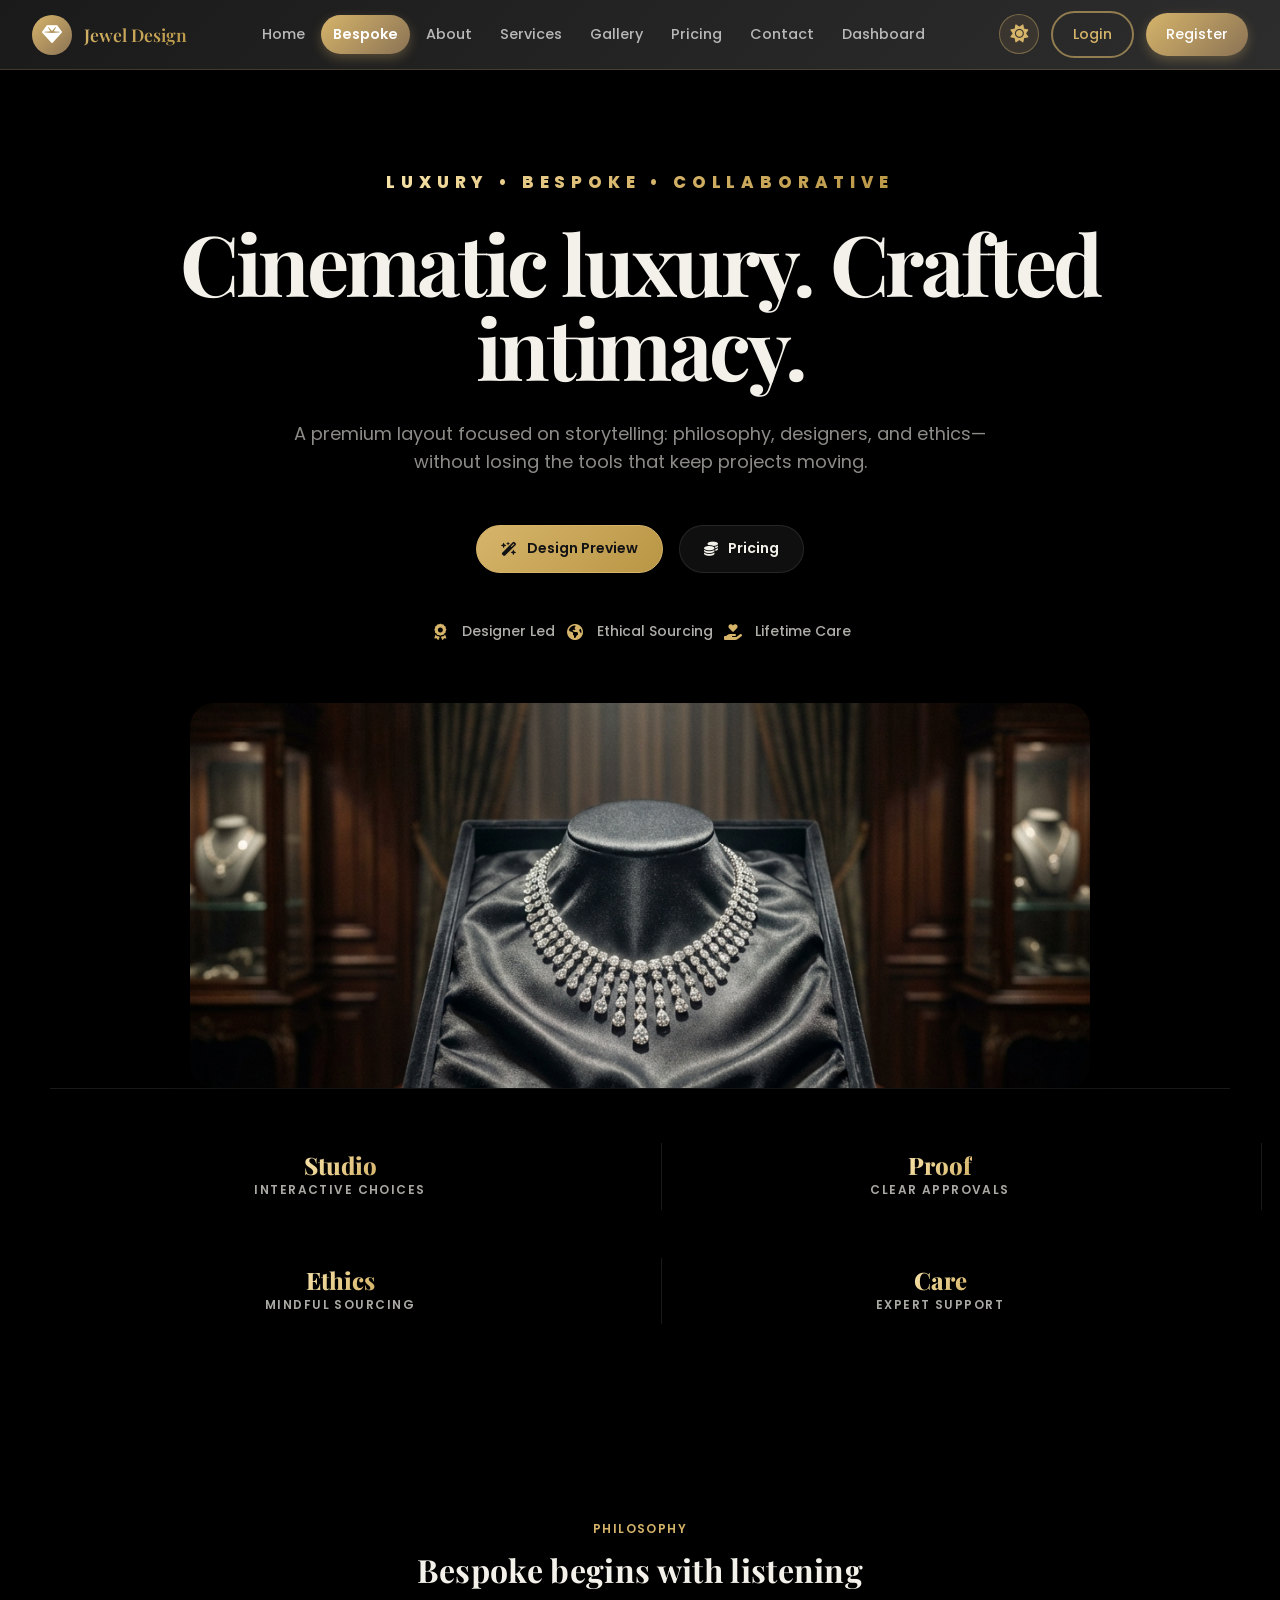
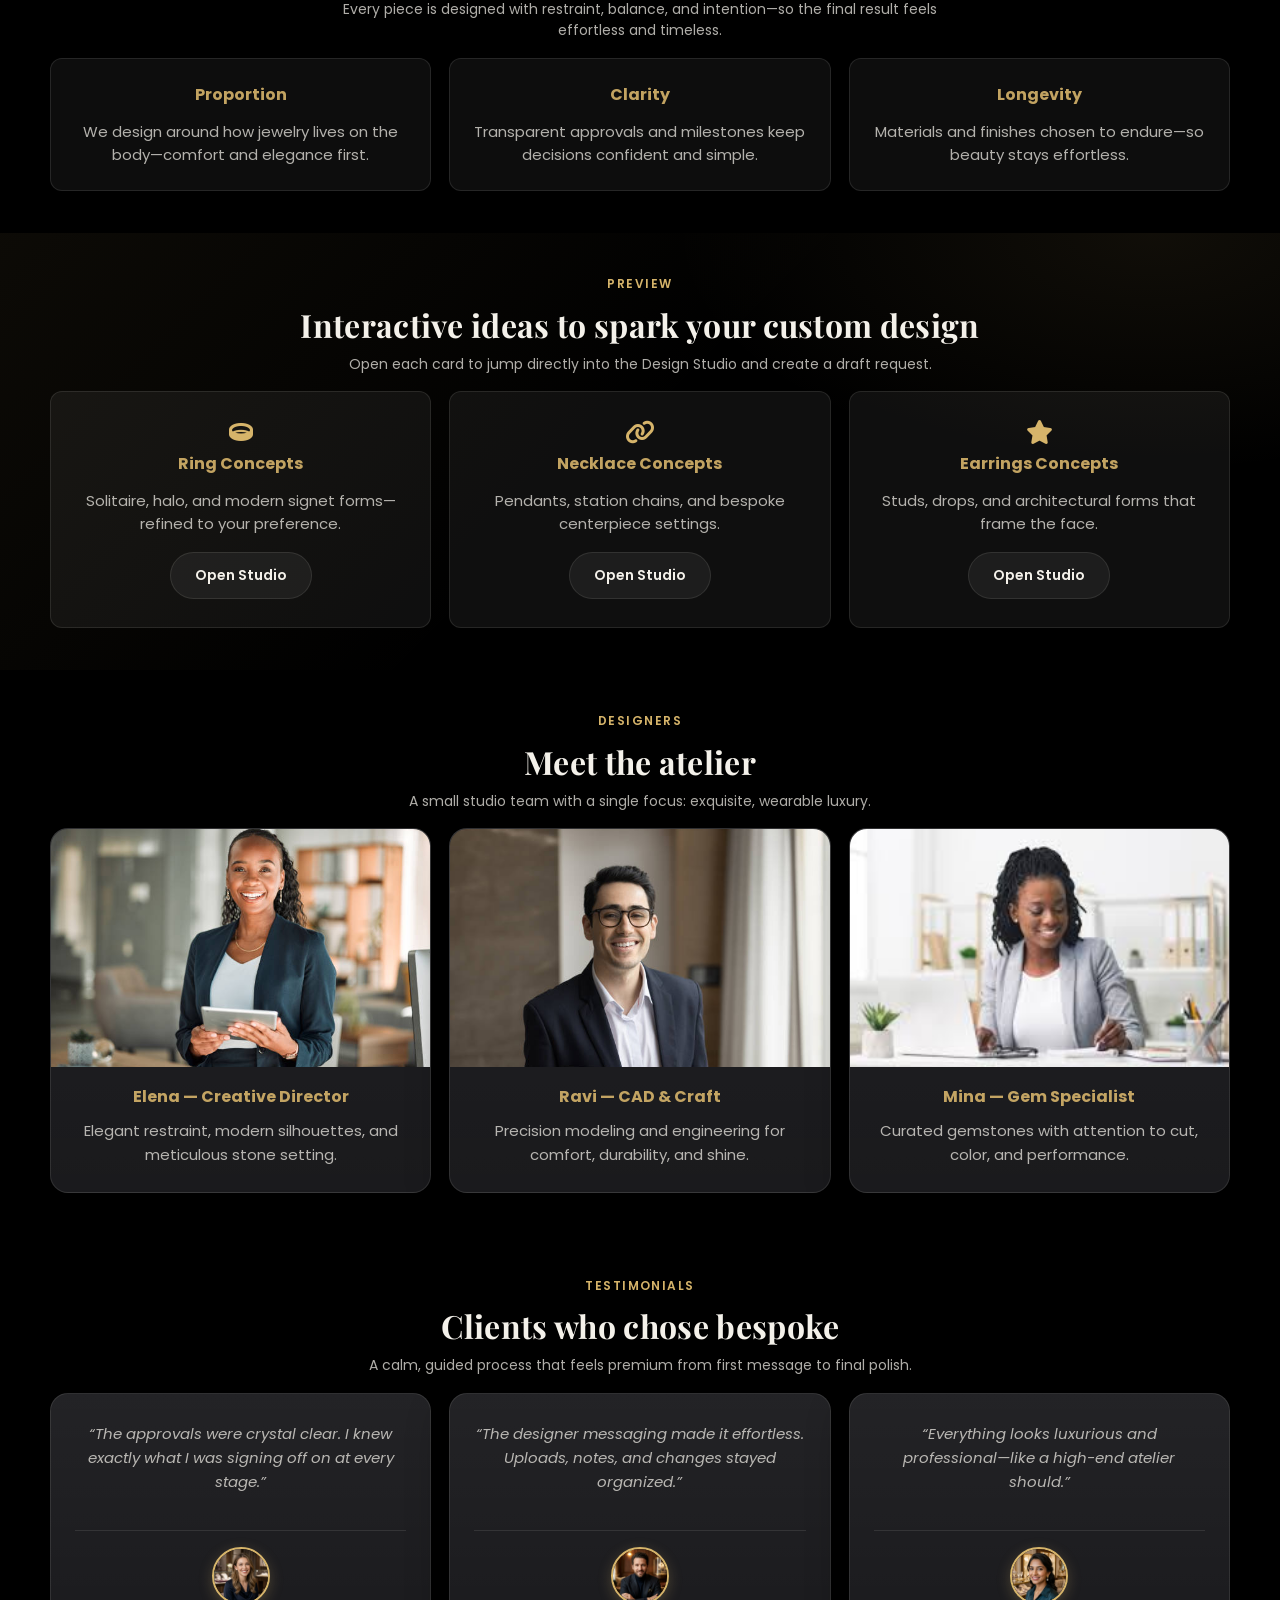
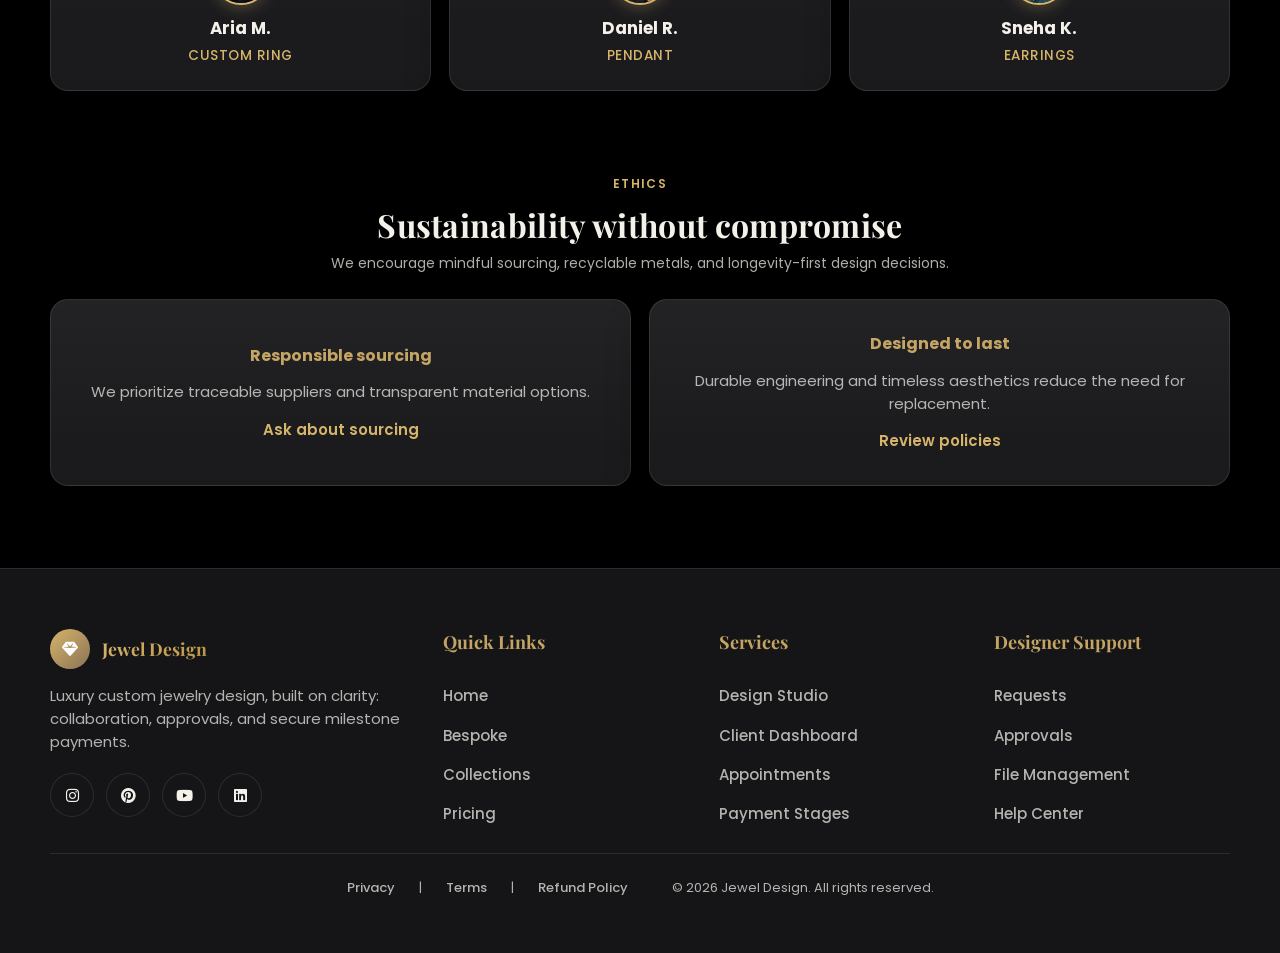
<file: home2.html>
<!doctype html>
<html lang="en" data-theme="dark" data-role="client">

<head>
  <meta charset="utf-8" />
  <meta name="viewport" content="width=device-width, initial-scale=1" />
  <title>Bespoke | Jewel Design</title>
  <meta name="description" content="Alternative premium layout for Jewel Design." />
  <link rel="preconnect" href="https://fonts.googleapis.com" />
  <link rel="preconnect" href="https://fonts.gstatic.com" crossorigin />
  <link
    href="https://fonts.googleapis.com/css2?family=Playfair+Display:wght@500;600;700&family=Poppins:wght@300;400;500;600;700&display=swap"
    rel="stylesheet" />
  <link rel="stylesheet" href="https://cdnjs.cloudflare.com/ajax/libs/font-awesome/6.5.0/css/all.min.css" />
  <link rel="icon" type="image/svg+xml" href="assets/favicon.svg" />
  <link rel="stylesheet" href="css/style.css" />
  <link rel="stylesheet" href="css/premium-header.css" />
</head>

<body class="home-page">

  <header class="premium-header">
    <!-- LEFT ZONE - BRAND -->
    <a href="index.html" class="header-brand">
      <div class="brand-badge">
        <i class="fa-solid fa-gem" aria-hidden="true"></i>
      </div>
      <div class="brand-text">
        <strong>Jewel Design</strong>
      </div>
    </a>


    <!-- CENTER ZONE - MAIN NAVIGATION -->
    <nav class="header-nav" role="navigation" aria-label="Main navigation">
      <a href="index.html" class="nav-link">Home</a>
      <a href="home2.html" class="nav-link active">Bespoke</a>
      <a href="about.html" class="nav-link">About</a>
      <a href="services.html" class="nav-link">Services</a>
      <a href="collections.html" class="nav-link">Gallery</a>
      <a href="pricing.html" class="nav-link">Pricing</a>
      <a href="contact.html" class="nav-link">Contact</a>
      <a href="dashboard.html" class="nav-link">Dashboard</a>
    </nav>

    <!-- RIGHT ZONE - USER ACTIONS -->
    <div class="header-actions">
      <button class="theme-toggle" aria-label="Toggle theme">
        <i class="fa-solid fa-sun" aria-hidden="true"></i>
        <i class="fa-solid fa-moon" aria-hidden="true"></i>
      </button>
      <a href="login.html" class="btn-outline">Login</a>
      <a href="register.html" class="btn-primary">Register</a>
    </div>


    <!-- MOBILE HAMBURGER -->
    <button class="mobile-menu-toggle" type="button" aria-label="Toggle mobile menu">
      <span class="hamburger-line"></span>
      <span class="hamburger-line"></span>
      <span class="hamburger-line"></span>
    </button>
  </header>

  <!-- MOBILE SLIDE-IN MENU -->
  <div class="mobile-menu-overlay">
    <div class="mobile-menu-panel">
      <div class="mobile-menu-header">
        <a href="index.html" class="header-brand">
          <div class="brand-badge">
            <i class="fa-solid fa-gem" aria-hidden="true"></i>
          </div>
          <div class="brand-text">
            <strong>Jewel Design</strong>
          </div>
        </a>
        <button class="mobile-menu-close" type="button" aria-label="Close mobile menu">
          <i class="fa-solid fa-times"></i>
        </button>
      </div>
      <nav class="mobile-nav" role="navigation" aria-label="Mobile navigation">
        <a href="index.html" class="mobile-nav-link">Home</a>
        <a href="home2.html" class="mobile-nav-link active">Bespoke</a>
        <a href="about.html" class="mobile-nav-link">About</a>
        <a href="services.html" class="mobile-nav-link">Services</a>
        <a href="collections.html" class="mobile-nav-link">Gallery</a>
        <a href="pricing.html" class="mobile-nav-link">Pricing</a>
        <a href="contact.html" class="mobile-nav-link">Contact</a>
        <a href="dashboard.html" class="mobile-nav-link">Dashboard</a>
      </nav>
      <div class="mobile-menu-actions">
        <button class="theme-toggle" aria-label="Toggle theme">
          <i class="fa-solid fa-sun" aria-hidden="true"></i>
          <i class="fa-solid fa-moon" aria-hidden="true"></i>
        </button>
        <a href="login.html" class="btn-outline mobile-btn">Login</a>
        <a href="register.html" class="btn-primary mobile-btn">Register</a>
      </div>
    </div>
  </div>

  <main>
    <section class="hero" aria-label="Cinematic Experience">
      <div class="hero-inner">
        <div class="hero-content">
          <div class="eyebrow">Luxury • Bespoke • Collaborative</div>
          <h1>Cinematic luxury. Crafted intimacy.</h1>
          <p class="kicker">A premium layout focused on storytelling: philosophy, designers, and ethics—without losing
            the tools that keep projects moving.</p>

          <div class="hero-actions">
            <a class="btn primary" href="design-studio.html"><i class="fa-solid fa-wand-magic-sparkles"
                aria-hidden="true"></i>Design Preview</a>
            <a class="btn" href="pricing.html"><i class="fa-solid fa-coins" aria-hidden="true"></i>Pricing</a>
          </div>

          <!-- Professional Feature Strip -->
          <div class="preview-meta">
            <span class="badge"><i class="fa-solid fa-award"></i>Designer Led</span>
            <span class="badge"><i class="fa-solid fa-earth-americas"></i>Ethical Sourcing</span>
            <span class="badge"><i class="fa-solid fa-hand-holding-heart"></i>Lifetime Care</span>
          </div>

          <!-- Cinematic Visual -->
          <div class="hero-image-wrap"
            style="position: relative; margin: 0 auto; width: 100%; max-width: 900px; animation: heroReveal 1.6s var(--ease) forwards;">
            <div
              style="aspect-ratio: 21/9; background: url('assets/images/luxury_jewelry_hero_2.png') center/cover; border-radius: 24px; box-shadow: 0 40px 100px rgba(0,0,0,0.3);">
            </div>
          </div>
        </div>

        <div class="hero-stats" aria-label="Design philosophy highlights">
          <div class="stat">
            <strong>Studio</strong>
            <span>Interactive Choices</span>
          </div>
          <div class="stat">
            <strong>Proof</strong>
            <span>Clear Approvals</span>
          </div>
          <div class="stat">
            <strong>Ethics</strong>
            <span>Mindful Sourcing</span>
          </div>
          <div class="stat">
            <strong>Care</strong>
            <span>Expert Support</span>
          </div>
        </div>
      </div>
    </section>

    <section class="section" aria-label="Bespoke jewelry philosophy">
      <div class="container">
        <div class="eyebrow">Philosophy</div>
        <h2>Bespoke begins with listening</h2>
        <p class="kicker">Every piece is designed with restraint, balance, and intention—so the final result feels
          effortless and timeless.</p>
        <div class="grid cols-3" style="margin-top:16px;">
          <div class="philosophy-card"
            style="text-align: center; padding: 24px; border-radius: var(--radius-sm); background: rgba(255, 255, 255, 0.05); backdrop-filter: blur(8px); border: 1px solid rgba(255, 255, 255, 0.1); transition: transform 0.3s var(--ease);">
            <h3 style="margin-bottom: 12px;">Proportion</h3>
            <p style="margin-bottom: 0;">We design around how jewelry lives on the body—comfort and elegance first.</p>
          </div>
          <div class="philosophy-card"
            style="text-align: center; padding: 24px; border-radius: var(--radius-sm); background: rgba(255, 255, 255, 0.05); backdrop-filter: blur(8px); border: 1px solid rgba(255, 255, 255, 0.1); transition: transform 0.3s var(--ease);">
            <h3 style="margin-bottom: 12px;">Clarity</h3>
            <p style="margin-bottom: 0;">Transparent approvals and milestones keep decisions confident and simple.</p>
          </div>
          <div class="philosophy-card"
            style="text-align: center; padding: 24px; border-radius: var(--radius-sm); background: rgba(255, 255, 255, 0.05); backdrop-filter: blur(8px); border: 1px solid rgba(255, 255, 255, 0.1); transition: transform 0.3s var(--ease);">
            <h3 style="margin-bottom: 12px;">Longevity</h3>
            <p style="margin-bottom: 0;">Materials and finishes chosen to endure—so beauty stays effortless.</p>
          </div>
        </div>
      </div>
    </section>

    <section class="section" aria-label="Interactive design preview cards"
      style="background: linear-gradient(135deg, rgba(214, 180, 106, 0.06), transparent 50%), radial-gradient(800px 400px at 90% 0%, rgba(214, 180, 106, 0.08), transparent 60%);">
      <div class="container">
        <div class="eyebrow">Preview</div>
        <h2>Interactive ideas to spark your custom design</h2>
        <p class="kicker">Open each card to jump directly into the Design Studio and create a draft request.</p>
        <div class="grid cols-3" style="margin-top:16px;">
          <div class="preview-card"
            style="text-align: center; padding: 28px; border-radius: var(--radius-sm); background: var(--trans-white); border: 1px solid var(--border); transition: all 0.3s var(--ease);">
            <h3 style="margin-bottom: 12px;"><i class="fa-solid fa-ring" aria-hidden="true"
                style="color: var(--gold); margin-bottom: 8px; display: block; font-size: 24px;"></i> Ring Concepts</h3>
            <p style="margin-bottom: 16px;">Solitaire, halo, and modern signet forms—refined to your preference.</p>
            <button class="btn" type="button" data-link="design-studio.html">Open Studio</button>
          </div>
          <div class="preview-card"
            style="text-align: center; padding: 28px; border-radius: var(--radius-sm); background: var(--trans-white); border: 1px solid var(--border); transition: all 0.3s var(--ease);">
            <h3 style="margin-bottom: 12px;"><i class="fa-solid fa-link" aria-hidden="true"
                style="color: var(--gold); margin-bottom: 8px; display: block; font-size: 24px;"></i> Necklace Concepts
            </h3>
            <p style="margin-bottom: 16px;">Pendants, station chains, and bespoke centerpiece settings.</p>
            <button class="btn" type="button" data-link="design-studio.html">Open Studio</button>
          </div>
          <div class="preview-card"
            style="text-align: center; padding: 28px; border-radius: var(--radius-sm); background: var(--trans-white); border: 1px solid var(--border); transition: all 0.3s var(--ease);">
            <h3 style="margin-bottom: 12px;"><i class="fa-solid fa-star" aria-hidden="true"
                style="color: var(--gold); margin-bottom: 8px; display: block; font-size: 24px;"></i> Earrings Concepts
            </h3>
            <p style="margin-bottom: 16px;">Studs, drops, and architectural forms that frame the face.</p>
            <button class="btn" type="button" data-link="design-studio.html">Open Studio</button>
          </div>
        </div>
      </div>
    </section>

    <section class="section" aria-label="Designer profiles">
      <div class="container">
        <div class="eyebrow">Designers</div>
        <h2>Meet the atelier</h2>
        <p class="kicker">A small studio team with a single focus: exquisite, wearable luxury.</p>
        <div class="grid cols-3" style="margin-top:16px;">
          <article class="card">
            <div class="media" style="background-image:url('assets/images/elena.jpg');"></div>
            <div class="card-header">
              <h3>Elena — Creative Director</h3>
              <p>Elegant restraint, modern silhouettes, and meticulous stone setting.</p>
            </div>
          </article>
          <article class="card">
            <div class="media" style="background-image:url('assets/images/ravi.jpg');"></div>
            <div class="card-header">
              <h3>Ravi — CAD & Craft</h3>
              <p>Precision modeling and engineering for comfort, durability, and shine.</p>
            </div>
          </article>
          <article class="card">
            <div class="media" style="background-image:url('assets/images/mina.jpg');"></div>
            <div class="card-header">
              <h3>Mina — Gem Specialist</h3>
              <p>Curated gemstones with attention to cut, color, and performance.</p>
            </div>
          </article>
        </div>
      </div>
    </section>

    <section class="section" aria-label="Client testimonials">
      <div class="container">
        <div class="eyebrow">Testimonials</div>
        <h2>Clients who chose bespoke</h2>
        <p class="kicker">A calm, guided process that feels premium from first message to final polish.</p>
        <div class="grid cols-3" style="margin-top:16px;">
          <div class="card pad bespoke-testimonial-card">
            <div class="testimonial-quote">
              <p style="margin: 0;">“The approvals were crystal clear. I knew exactly what I was signing off on at every stage.”</p>
            </div>
            <div class="divider"></div>
            <div class="bespoke-client-profile">
              <img src="assets/images/client_aria.jpg" alt="Aria M." class="bespoke-client-avatar" />
              <strong>Aria M.</strong>
              <div class="helper">Custom ring</div>
            </div>
          </div>
          <div class="card pad bespoke-testimonial-card">
            <div class="testimonial-quote">
              <p style="margin: 0;">“The designer messaging made it effortless. Uploads, notes, and changes stayed organized.”</p>
            </div>
            <div class="divider"></div>
            <div class="bespoke-client-profile">
              <img src="assets/images/client_daniel.jpg" alt="Daniel R." class="bespoke-client-avatar" />
              <strong>Daniel R.</strong>
              <div class="helper">Pendant</div>
            </div>
          </div>
          <div class="card pad bespoke-testimonial-card">
            <div class="testimonial-quote">
              <p style="margin: 0;">“Everything looks luxurious and professional—like a high-end atelier should.”</p>
            </div>
            <div class="divider"></div>
            <div class="bespoke-client-profile">
              <img src="assets/images/client_sneha.jpg" alt="Sneha K." class="bespoke-client-avatar" />
              <strong>Sneha K.</strong>
              <div class="helper">Earrings</div>
            </div>
          </div>
        </div>
      </div>
    </section>

    <section class="section" aria-label="Sustainability and ethics">
      <div class="container">
        <div class="eyebrow">Ethics</div>
        <h2>Sustainability without compromise</h2>
        <p class="kicker">We encourage mindful sourcing, recyclable metals, and longevity-first design decisions.</p>
        <div class="grid cols-2" style="margin-top:24px; text-align: center;">
          <div class="card pad"
            style="display: flex; flex-direction: column; align-items: center; justify-content: center; padding: 32px;">
            <h3>Responsible sourcing</h3>
            <p>We prioritize traceable suppliers and transparent material options.</p>
            <a class="link" href="contact.html">Ask about sourcing</a>
          </div>
          <div class="card pad"
            style="display: flex; flex-direction: column; align-items: center; justify-content: center; padding: 32px;">
            <h3>Designed to last</h3>
            <p>Durable engineering and timeless aesthetics reduce the need for replacement.</p>
            <a class="link" href="pricing.html">Review policies</a>
          </div>
        </div>

      </div>
    </section>
  </main>

  <footer class="footer">
    <div class="container footer-inner">
      <div class="footer-grid">
        <div>
          <div class="footer-brand" style="display:flex; align-items:center; gap:12px; margin-bottom:15px;">
            <div class="brand-badge" style="width:40px; height:40px;">
              <i class="fa-solid fa-gem" aria-hidden="true" style="font-size:16px;"></i>
            </div>
            <h3 style="margin:0;">Jewel Design</h3>
          </div>
          <p>Luxury custom jewelry design, built on clarity: collaboration, approvals, and secure milestone payments.
          </p>
          <div class="social" aria-label="Social links">
            <a href="contact.html" aria-label="Instagram"><i class="fa-brands fa-instagram" aria-hidden="true"></i></a>
            <a href="contact.html" aria-label="Pinterest"><i class="fa-brands fa-pinterest" aria-hidden="true"></i></a>
            <a href="contact.html" aria-label="YouTube"><i class="fa-brands fa-youtube" aria-hidden="true"></i></a>
            <a href="contact.html" aria-label="LinkedIn"><i class="fa-brands fa-linkedin" aria-hidden="true"></i></a>
          </div>
        </div>
        <div>
          <h3>Quick Links</h3>
          <a href="index.html">Home</a>
          <a href="home2.html">Bespoke</a>
          <a href="collections.html">Collections</a>
          <a href="pricing.html">Pricing</a>
        </div>
        <div>
          <h3>Services</h3>
          <a href="design-studio.html">Design Studio</a>
          <a href="dashboard.html">Client Dashboard</a>
          <a href="contact.html">Appointments</a>
          <a href="pricing.html">Payment Stages</a>
        </div>
        <div>
          <h3>Designer Support</h3>
          <a href="dashboard.html">Requests</a>
          <a href="dashboard.html">Approvals</a>
          <a href="dashboard.html">File Management</a>
          <a href="contact.html">Help Center</a>
        </div>
      </div>

      <div class="fineprint">
        <div>
          <a class="link" href="privacy.html">Privacy</a>
          <span> | </span>
          <a class="link" href="terms.html">Terms</a>
          <span> | </span>
          <a class="link" href="refund.html">Refund Policy</a>
          <span style="margin-left: 20px;">© <span id="year">2026</span> Jewel Design. All rights reserved.</span>
        </div>
      </div>
    </div>
  </footer>

  <button id="backToTop" class="back-to-top" aria-label="Back to top" title="Back to top">
    <i class="fa-solid fa-arrow-up" aria-hidden="true"></i>
  </button>
  <script>
    document.getElementById('year').textContent = new Date().getFullYear();
  </script>
  <script src="js/premium-header.js"></script>
  <script src="js/script.js"></script>
</body>

</html>
</file>
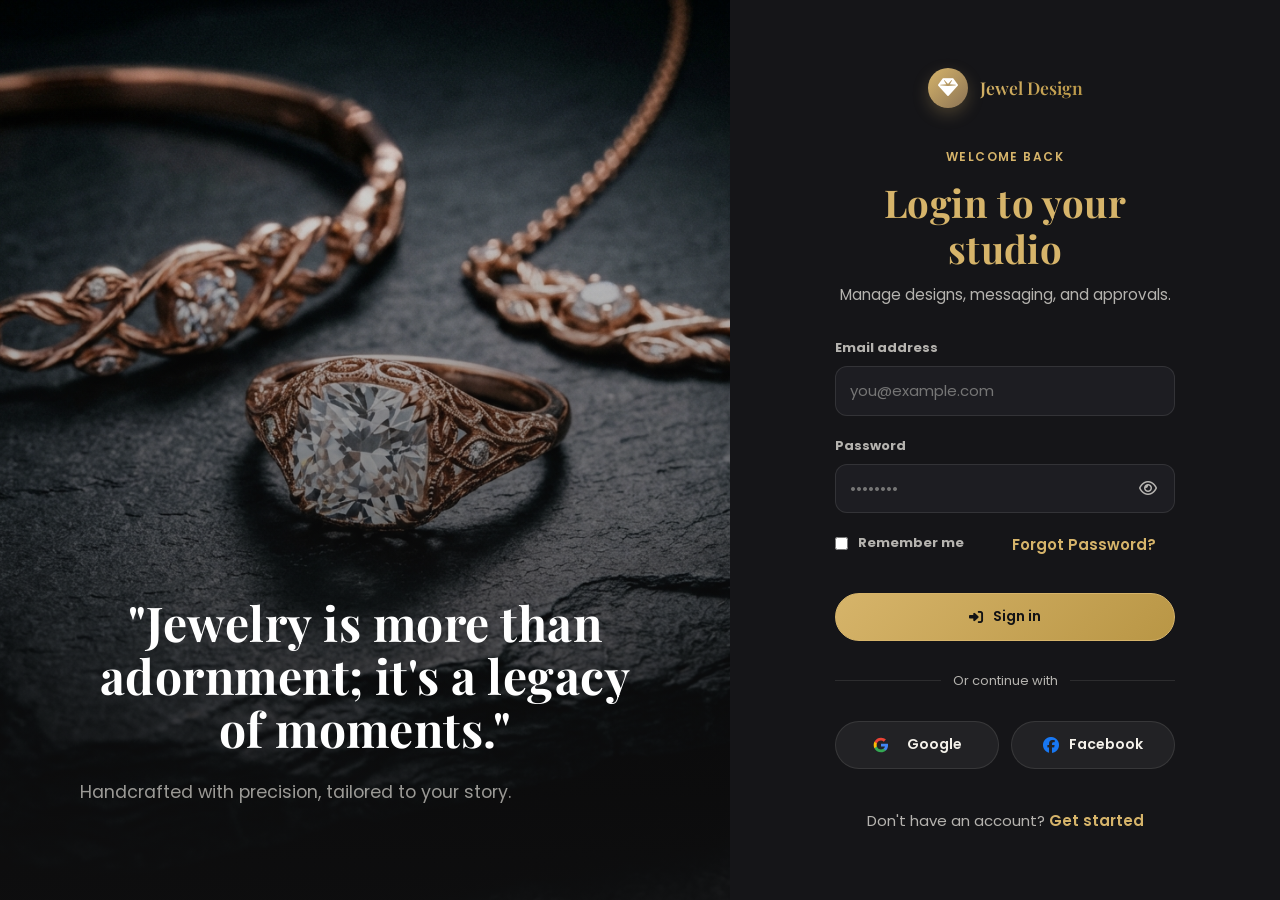
<file: login.html>
<!doctype html>
<html lang="en" data-theme="dark" data-role="client">

<head>
  <meta charset="utf-8" />
  <meta name="viewport" content="width=device-width, initial-scale=1" />
  <title>Login | Jewel Design</title>
  <meta name="description" content="Login to your custom jewelry workspace." />
  <link rel="preconnect" href="https://fonts.googleapis.com" />
  <link rel="preconnect" href="https://fonts.gstatic.com" crossorigin />
  <link
    href="https://fonts.googleapis.com/css2?family=Playfair+Display:wght@500;600;700&family=Poppins:wght@300;400;500;600;700&display=swap"
    rel="stylesheet" />
  <link rel="stylesheet" href="https://cdnjs.cloudflare.com/ajax/libs/font-awesome/6.5.0/css/all.min.css" />
  <link rel="icon" type="image/svg+xml" href="assets/favicon.svg" />
  <link rel="stylesheet" href="css/style.css" />
  <link rel="stylesheet" href="css/premium-header.css" />
</head>

<body class="auth-body">

  <div class="auth-page">
    <div class="auth-side-image" style="background-image: url('assets/images/luxury_jewelry_auth_bg.png');">
      <div class="auth-side-content">
        <h2>"Jewelry is more than adornment; it's a legacy of moments."</h2>
        <p>Handcrafted with precision, tailored to your story.</p>
      </div>
    </div>

    <div class="auth-form-container">
      <div class="auth-content-inner">
        <a href="index.html" class="auth-brand">
          <div class="brand-badge">
            <i class="fa-solid fa-gem"></i>
          </div>
          <div class="brand-text"><strong>Jewel Design</strong></div>
        </a>

        <div class="auth-header">
          <div class="eyebrow">Welcome back</div>
          <h2>Login to your studio</h2>
          <p>Manage designs, messaging, and approvals.</p>
        </div>

        <form class="auth-form form" data-validate>
          <div class="field">
            <label for="email">Email address</label>
            <input id="email" type="email" required placeholder="you@example.com" />
          </div>
          <div class="field">
            <label for="password">Password</label>
            <div class="password-input-wrapper">
              <input id="password" type="password" required placeholder="••••••••" />
              <button type="button" class="password-toggle-btn" aria-label="Show password">
                <i class="fa-regular fa-eye"></i>
              </button>
            </div>
          </div>
          <div class="split">
            <div class="checkbox-group">
              <input type="checkbox" id="rememberMe" />
              <label for="rememberMe">Remember me</label>
            </div>
            <a class="link" href="contact.html">Forgot Password?</a>
          </div>
          <button class="btn primary" type="submit"><i class="fa-solid fa-right-to-bracket"></i> Sign in</button>
        </form>



        <div style="display:flex; align-items:center; gap:12px; margin: 30px 0; width:100%;">
          <span style="flex:1; height:1px; background:var(--border);"></span>
          <span style="font-size:13px; color:var(--muted); white-space:nowrap;">Or continue with</span>
          <span style="flex:1; height:1px; background:var(--border);"></span>
        </div>

        <div class="grid cols-2" style="width: 100%; gap: 12px; justify-content: center;">
          <button class="btn" style="width:100%">
            <svg width="16" height="16" viewBox="0 0 24 24" style="margin-right: 8px;">
              <path fill="#4285F4"
                d="M22.56 12.25c0-.78-.07-1.53-.2-2.25H12v4.26h5.92c-.26 1.37-1.04 2.53-2.21 3.31v2.77h3.57c2.08-1.92 3.28-4.74 3.28-8.09z" />
              <path fill="#34A853"
                d="M12 23c2.97 0 5.46-.98 7.28-2.66l-3.57-2.77c-.98.66-2.23 1.06-3.71 1.06-2.86 0-5.29-1.93-6.16-4.53H2.18v2.84C3.99 20.53 7.7 23 12 23z" />
              <path fill="#FBBC05"
                d="M5.84 14.09c-.22-.66-.35-1.36-.35-2.09s.13-1.43.35-2.09V7.07H2.18C1.43 8.55 1 10.22 1 12s.43 3.45 1.18 4.93l2.85-2.22.81-.62z" />
              <path fill="#EA4335"
                d="M12 5.38c1.62 0 3.06.56 4.21 1.64l3.15-3.15C17.45 2.09 14.97 1 12 1 7.7 1 3.99 3.47 2.18 7.07l3.66 2.84c.87-2.6 3.3-4.53 6.16-4.53z" />
            </svg>
            Google
          </button>
          <button class="btn" style="width:100%"><i class="fa-brands fa-facebook"></i>
            Facebook</button>
        </div>

        <div class="auth-footer">
          Don't have an account? <a href="register.html" class="link">Get started</a>
        </div>
      </div>
    </div>
  </div>

  <button id="backToTop" class="back-to-top" aria-label="Back to top" title="Back to top">
    <i class="fa-solid fa-arrow-up" aria-hidden="true"></i>
  </button>
  <script src="js/premium-header.js"></script>
  <script src="js/script.js"></script>
</body>

</html>
</file>
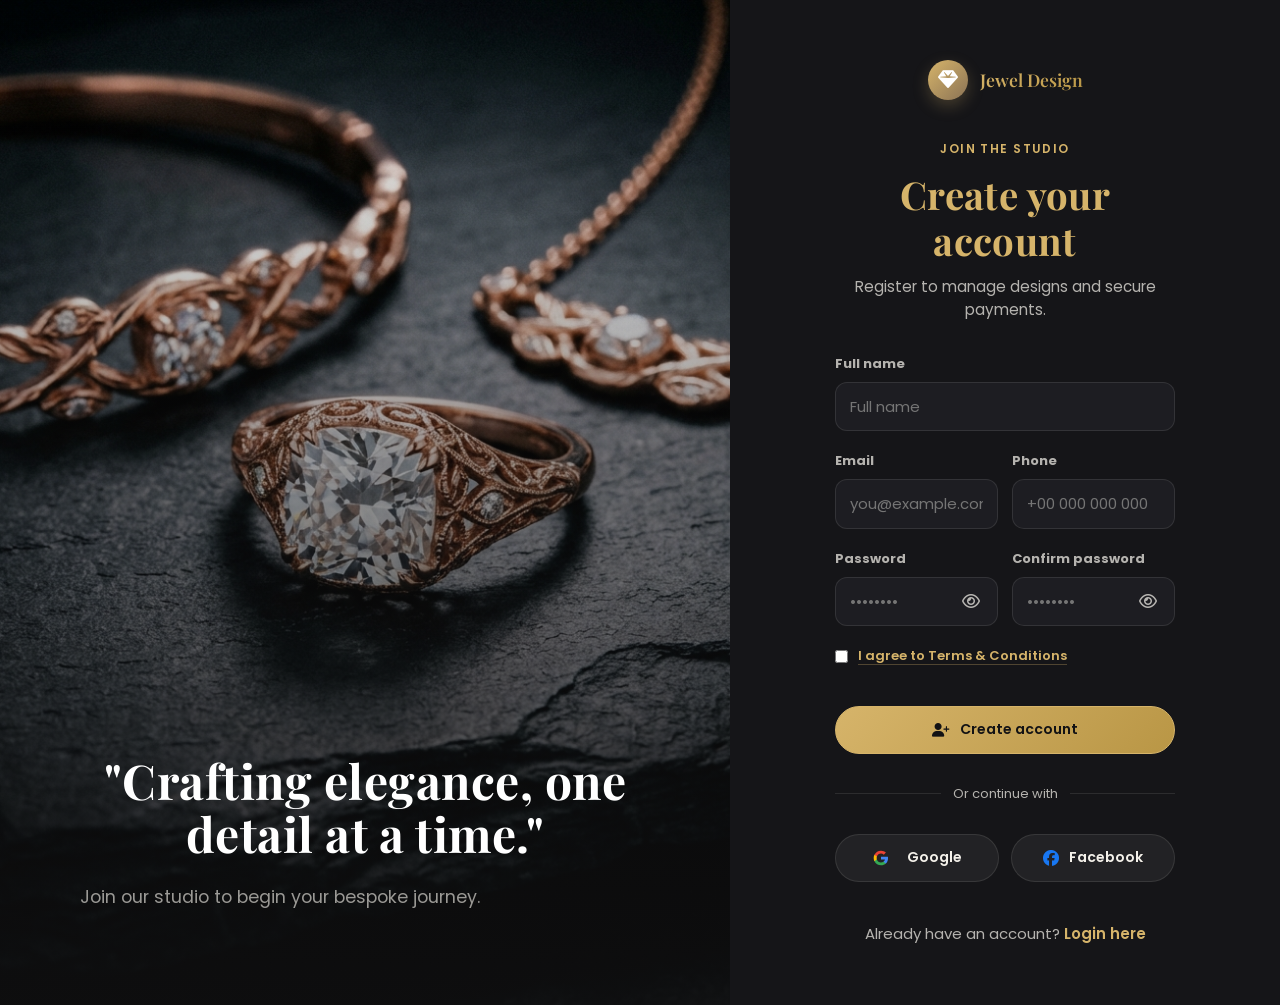
<file: register.html>
<!doctype html>
<html lang="en" data-theme="dark" data-role="client">

<head>
  <meta charset="utf-8" />
  <meta name="viewport" content="width=device-width, initial-scale=1" />
  <title>Register | Jewel Design</title>
  <meta name="description" content="Create an account for your custom jewelry workspace." />
  <link rel="preconnect" href="https://fonts.googleapis.com" />
  <link rel="preconnect" href="https://fonts.gstatic.com" crossorigin />
  <link
    href="https://fonts.googleapis.com/css2?family=Playfair+Display:wght@500;600;700&family=Poppins:wght@300;400;500;600;700&display=swap"
    rel="stylesheet" />
  <link rel="stylesheet" href="https://cdnjs.cloudflare.com/ajax/libs/font-awesome/6.5.0/css/all.min.css" />
  <link rel="icon" type="image/svg+xml" href="assets/favicon.svg" />
  <link rel="stylesheet" href="css/style.css" />
  <link rel="stylesheet" href="css/premium-header.css" />
</head>

<body class="auth-body">


  <div class="auth-page">
    <div class="auth-side-image" style="background-image: url('assets/images/luxury_jewelry_auth_bg.png');">
      <div class="auth-side-content">
        <h2>"Crafting elegance, one detail at a time."</h2>
        <p>Join our studio to begin your bespoke journey.</p>
      </div>
    </div>

    <div class="auth-form-container">
      <div class="auth-content-inner">
        <a href="index.html" class="auth-brand">
          <div class="brand-badge">
            <i class="fa-solid fa-gem"></i>
          </div>
          <div class="brand-text"><strong>Jewel Design</strong></div>
        </a>

        <div class="auth-header">
          <div class="eyebrow">Join the Studio</div>
          <h2>Create your account</h2>
          <p>Register to manage designs and secure payments.</p>
        </div>

        <form class="auth-form form" data-validate>
          <div class="field">
            <label for="rName">Full name</label>
            <input id="rName" required placeholder="Full name" />
          </div>
          <div class="split">
            <div class="field">
              <label for="rEmail">Email</label>
              <input id="rEmail" type="email" required placeholder="you@example.com" />
            </div>
            <div class="field">
              <label for="rPhone">Phone</label>
              <input id="rPhone" type="tel" required placeholder="+00 000 000 000" />
            </div>
          </div>
          <div class="split">
            <div class="field">
              <label for="rPass">Password</label>
              <div class="password-input-wrapper">
                <input id="rPass" type="password" required placeholder="••••••••" />
                <button type="button" class="password-toggle-btn" aria-label="Show password">
                  <i class="fa-regular fa-eye"></i>
                </button>
              </div>
            </div>
            <div class="field">
              <label for="rPass2">Confirm password</label>
              <div class="password-input-wrapper">
                <input id="rPass2" type="password" required placeholder="••••••••" />
                <button type="button" class="password-toggle-btn" aria-label="Show password">
                  <i class="fa-regular fa-eye"></i>
                </button>
              </div>
            </div>
          </div>
          <div class="checkbox-group">
            <input type="checkbox" id="agreeTerms" required>
            <label for="agreeTerms">I agree to Terms & Conditions</label>
          </div>
          <button class="btn primary" type="submit">
            <i class="fa-solid fa-user-plus" aria-hidden="true"></i> Create account
          </button>
        </form>



        <div style="display:flex; align-items:center; gap:12px; margin: 30px 0; width:100%;">
          <span style="flex:1; height:1px; background:var(--border);"></span>
          <span style="font-size:13px; color:var(--muted); white-space:nowrap;">Or continue with</span>
          <span style="flex:1; height:1px; background:var(--border);"></span>
        </div>

        <div class="grid cols-2" style="width: 100%; gap: 12px; justify-content: center;">
          <button class="btn" style="width:100%">
            <svg width="16" height="16" viewBox="0 0 24 24" style="margin-right: 8px;">
              <path fill="#4285F4"
                d="M22.56 12.25c0-.78-.07-1.53-.2-2.25H12v4.26h5.92c-.26 1.37-1.04 2.53-2.21 3.31v2.77h3.57c2.08-1.92 3.28-4.74 3.28-8.09z" />
              <path fill="#34A853"
                d="M12 23c2.97 0 5.46-.98 7.28-2.66l-3.57-2.77c-.98.66-2.23 1.06-3.71 1.06-2.86 0-5.29-1.93-6.16-4.53H2.18v2.84C3.99 20.53 7.7 23 12 23z" />
              <path fill="#FBBC05"
                d="M5.84 14.09c-.22-.66-.35-1.36-.35-2.09s.13-1.43.35-2.09V7.07H2.18C1.43 8.55 1 10.22 1 12s.43 3.45 1.18 4.93l2.85-2.22.81-.62z" />
              <path fill="#EA4335"
                d="M12 5.38c1.62 0 3.06.56 4.21 1.64l3.15-3.15C17.45 2.09 14.97 1 12 1 7.7 1 3.99 3.47 2.18 7.07l3.66 2.84c.87-2.6 3.3-4.53 6.16-4.53z" />
            </svg>
            Google
          </button>
          <button class="btn" style="width:100%"><i class="fa-brands fa-facebook"></i> Facebook</button>
        </div>

        <div class="auth-footer">
          Already have an account? <a href="login.html" class="link">Login here</a>
        </div>
      </div>
    </div>
  </div>

  <button id="backToTop" class="back-to-top" aria-label="Back to top" title="Back to top">
    <i class="fa-solid fa-arrow-up" aria-hidden="true"></i>
  </button>
  <script src="js/premium-header.js"></script>
  <script src="js/script.js"></script>
</body>

</html>
</file>
<file: css/style.css>
/* Aurum Atelier – Luxury UI Theme */
:root {
  --bg: #0f0f10;
  --surface: #151518;
  --surface-2: #1d1d22;
  --text: #f4f1ea;
  --muted: rgba(244, 241, 234, 0.72);
  --gold: #d6b46a;
  --gold-2: #b99645;
  --ivory: #f4f1ea;
  --black: #0f0f10;
  --border: rgba(244, 241, 234, 0.10);
  --shadow: 0 16px 40px rgba(0, 0, 0, 0.45);
  --radius: 18px;
  --radius-sm: 12px;
  --max: 1180px;
  --ease: cubic-bezier(.2, .8, .2, 1);
  --focus: 0 0 0 3px rgba(214, 180, 106, 0.28);
  --trans-white: rgba(255, 255, 255, 0.06);
  --trans-black: rgba(0, 0, 0, 0.20);
  --card-gradient: linear-gradient(180deg, rgba(255, 255, 255, 0.06), rgba(255, 255, 255, 0.02));
  --overlay-1: rgba(15, 15, 16, 0.6);
  --overlay-2: rgba(15, 15, 16, 0.9);
  --overlay-gold: rgba(214, 180, 106, 0.15);
}

html[data-theme="light"] {
  --bg: #fbfaf7;
  --surface: #ffffff;
  --surface-2: #f4f1ea;
  --text: #121214;
  --muted: rgba(18, 18, 20, 0.68);
  --border: rgba(18, 18, 20, 0.12);
  --shadow: 0 18px 40px rgba(18, 18, 20, 0.08);
  --trans-white: rgba(18, 18, 20, 0.04);
  --trans-black: rgba(18, 18, 20, 0.08);
  --card-gradient: linear-gradient(180deg, rgba(18, 18, 20, 0.02), rgba(18, 18, 20, 0.01));
  --overlay-1: rgba(251, 250, 247, 0.75);
  --overlay-2: rgba(251, 250, 247, 0.85);
  --overlay-gold: rgba(214, 180, 106, 0.08);
}

html[data-theme="light"] body {
  background: #ffffff;
  color: var(--gold);
}

html[data-theme="light"] .process-step {
  background: rgba(214, 180, 106, 0.05);
  border: 1px solid rgba(214, 180, 106, 0.2);
  color: var(--gold);
}

html[data-theme="light"] .featured-item {
  background: rgba(214, 180, 106, 0.05);
  border: 1px solid rgba(214, 180, 106, 0.2);
  color: var(--gold);
}

/* Light mode sophisticated color pattern */
html[data-theme="light"] .home-page h1 {
  color: #121214 !important;
}

html[data-theme="light"] .home-page h2 {
  color: #121214 !important;
}

html[data-theme="light"] .home-page h3 {
  color: rgba(214, 180, 106, 0.8) !important;
}

html[data-theme="light"] .home-page p,
html[data-theme="light"] .home-page .kicker {
  color: rgba(18, 18, 20, 0.7) !important;
}

html[data-theme="light"] .home-page .eyebrow {
  color: var(--gold) !important;
}

html[data-theme="light"] .home-page .stat strong {
  color: var(--gold) !important;
}

html[data-theme="light"] .home-page .stat span {
  color: rgba(18, 18, 20, 0.6) !important;
}

/* Ensure all text follows sophisticated color pattern on index page */
.home-page h1 {
  color: var(--ivory) !important;
}

.home-page h2 {
  color: var(--ivory) !important;
}

.home-page h3 {
  color: rgba(214, 180, 106, 0.9) !important;
}

.home-page p,
.home-page .kicker {
  color: var(--muted) !important;
}

.home-page .eyebrow {
  color: var(--gold) !important;
}

.home-page .stat strong {
  color: var(--gold) !important;
}

.home-page .stat span {
  color: rgba(244, 241, 234, 0.7) !important;
}

* {
  box-sizing: border-box;
}

html,
body {
  height: 100%;
}

body {
  margin: 0;
  font-family: "Poppins", system-ui, -apple-system, Segoe UI, Roboto, Arial, sans-serif;
  font-size: 15px;
  padding-top: 70px;
  /* Account for fixed header */
  background: #000000;
  color: var(--gold);
  line-height: 1.55;
  overflow-x: hidden;
}

body.auth-body {
  padding-top: 0;
}

/* Responsive body padding for fixed header */
@media (max-width: 768px) {
  body {
    padding-top: 60px;
    /* Mobile header height */
  }
}

@media (max-width: 480px) {
  body {
    padding-top: 60px;
    /* Small mobile header height */
  }
}

img {
  max-width: 100%;
  height: auto;
  display: block;
}

a {
  color: inherit;
  text-decoration: none;
}

button,
input,
select,
textarea {
  font: inherit;
  color: inherit;
}

.container {
  width: min(var(--max), calc(100% - 40px));
  margin: 0 auto;
}

.section {
  padding: 42px 0;
  background: transparent;
}

.section.compact {
  padding: 32px 0;
}

.section.tight {
  padding: 28px 0;
}

.eyebrow {
  color: var(--gold);
  letter-spacing: 0.12em;
  text-transform: uppercase;
  font-weight: 600;
  font-size: 12px;
  text-align: center;
  display: block;
}

.h1,
h1 {
  font-family: "Playfair Display", serif;
  letter-spacing: 0.01em;
  line-height: 1.12;
  text-align: center;
  font-size: clamp(28px, 5vw, 48px);
}


h2,
.h2 {
  font-family: "Playfair Display", serif;
  letter-spacing: 0.01em;
  line-height: 1.18;
  margin: 12px 0 10px;
  text-align: center;
  font-size: clamp(26px, 4.5vw, 38px);
  width: 100%;
}


h3 {
  margin: 0 0 10px;
}

p {
  margin: 0 0 14px;
  color: var(--muted);
}

.kicker {
  max-width: 72ch;
  text-align: center;
  margin-left: auto;
  margin-right: auto;
}

.grid {
  display: grid;
  gap: 18px;
}

.grid.cols-2 {
  grid-template-columns: repeat(2, 1fr);
}

.grid.cols-3 {
  grid-template-columns: repeat(3, 1fr);
  justify-items: stretch;
}

.grid.cols-4 {
  grid-template-columns: repeat(4, 1fr);
}

@media (max-width: 1024px) {

  .grid.cols-2,
  .grid.cols-3,
  .grid.cols-4 {
    grid-template-columns: repeat(2, 1fr);
  }
}

@media (max-width: 640px) {

  .grid.cols-2,
  .grid.cols-3,
  .grid.cols-4 {
    grid-template-columns: 1fr;
  }
}


.card {
  background: var(--card-gradient);
  background-color: var(--surface);
  border: 1px solid var(--border);
  border-radius: var(--radius);
  box-shadow: var(--shadow);
  overflow: hidden;
}

.card.pad {
  padding: 24px;
}

.card.pad h3 {
  text-align: center;
  margin-bottom: 12px;
}

.card.pad .btn {
  display: flex;
  margin: 0 auto;
  width: fit-content;
}

.card-header {
  padding: 18px 20px 12px;
  text-align: center;
}

.card-body {
  padding: 0 20px 18px;
}

.card-footer {
  padding: 14px 20px 18px;
  display: flex;
  gap: 12px;
  align-items: center;
  justify-content: center;
  flex-wrap: wrap;
}

.media {
  aspect-ratio: 16/10;
  background:
    linear-gradient(135deg, rgba(214, 180, 106, 0.18), transparent 55%),
    linear-gradient(180deg, rgba(0, 0, 0, 0.35), rgba(0, 0, 0, 0.05));
  background-size: cover;
  background-position: center;
}

.badge {
  display: inline-flex;
  align-items: center;
  gap: 8px;
  padding: 8px 16px;
  border-radius: 999px;
  border: 1px solid var(--border);
  background: var(--trans-black);
  color: var(--text);
  font-weight: 600;
  font-size: 12px;
}

html[data-theme="light"] .badge {
  background: var(--surface-2);
}

.btn {
  display: inline-flex;
  align-items: center;
  justify-content: center;
  gap: 10px;
  padding: 12px 24px;
  border-radius: 999px;
  border: 1px solid var(--border);
  background: var(--trans-white);
  color: var(--text);
  font-weight: 600;
  cursor: pointer;
  transition: all 220ms var(--ease);
  user-select: none;
  font-size: 14px;
  text-align: center;
}

.btn:hover {
  transform: translateY(-2px);
  border-color: var(--gold);
  background: rgba(214, 180, 106, 0.1);
  color: var(--gold);
}

.btn:active {
  transform: translateY(0px) scale(0.98);
}

.btn:focus {
  outline: none;
  box-shadow: var(--focus);
}

.btn.primary {
  background: linear-gradient(135deg, var(--gold), var(--gold-2));
  border-color: var(--gold);
  color: #121214;
}

.btn.primary:hover {
  filter: brightness(1.1);
  color: #121214;
  box-shadow: 0 4px 15px rgba(214, 180, 106, 0.3);
}

.btn.ghost {
  background: transparent;
}

.btn.small {
  padding: 10px 14px;
  font-size: 14px;
}

.link {
  color: var(--gold);
  font-weight: 600;
  transition: opacity 180ms var(--ease);
}

.link:hover {
  opacity: 0.85;
}

.site-header {
  position: sticky;
  top: 0;
  z-index: 50;
  backdrop-filter: blur(14px);
  background: rgba(15, 15, 16, 0.70);
  border-bottom: 1px solid var(--border);
}

html[data-theme="light"] .site-header {
  background: rgba(255, 255, 255, 0.80);
}

.header-inner {
  display: flex;
  align-items: center;
  justify-content: space-between;
  padding: 14px 0;
  gap: 16px;
}

.brand {
  display: inline-flex;
  align-items: center;
  gap: 12px;
  flex: 0 0 auto;
}

.brand i {
  color: var(--gold);
  font-size: 20px;
}

.brand-name {
  display: flex;
  flex-direction: column;
  line-height: 1.1;
}

.brand-name strong {
  font-family: "Playfair Display", serif;
  font-size: 16px;
}

.brand-name span {
  font-size: 12px;
  color: var(--muted);
}

.nav {
  display: flex;
  align-items: center;
  gap: 18px;
  flex: 1 1 auto;
  justify-content: center;
  flex-wrap: nowrap;
}

.nav a {
  font-weight: 600;
  font-size: 14px;
  color: var(--muted);
  padding: 10px 10px;
  border-radius: 999px;
  white-space: nowrap;
  transition: color 180ms var(--ease), background 180ms var(--ease), transform 180ms var(--ease);
}

.nav a:hover {
  color: var(--ivory);
  background: rgba(214, 180, 106, 0.10);
}

.nav a:active {
  transform: scale(0.99);
}

.nav a.active {
  color: #121214;
  background: linear-gradient(135deg, var(--gold), var(--gold-2));
}

.header-actions {
  display: inline-flex;
  align-items: center;
  gap: 10px;
  flex: 0 0 auto;
}

.icon-btn {
  width: 42px;
  height: 42px;
  border-radius: 999px;
  border: 1px solid var(--border);
  background: rgba(255, 255, 255, 0.06);
  display: inline-flex;
  align-items: center;
  justify-content: center;
  cursor: pointer;
  transition: transform 180ms var(--ease), border-color 220ms var(--ease);
}

.icon-btn:hover {
  border-color: rgba(214, 180, 106, 0.55);
  transform: translateY(-1px);
}

.icon-btn:active {
  transform: translateY(0px) scale(0.99);
}

.icon-btn:focus {
  outline: none;
  box-shadow: var(--focus);
}

.hamburger {
  display: none;
}

.mobile-drawer {
  display: none;
  position: fixed;
  inset: 62px 16px auto 16px;
  background: var(--surface);
  border: 1px solid var(--border);
  border-radius: var(--radius);
  box-shadow: var(--shadow);
  padding: 14px;
}

.mobile-drawer a {
  display: block;
  padding: 12px 12px;
  border-radius: 12px;
  color: var(--muted);
  font-weight: 700;
}

.mobile-drawer a:hover {
  background: rgba(214, 180, 106, 0.10);
  color: var(--ivory);
}

.mobile-drawer a.active {
  background: linear-gradient(135deg, var(--gold), var(--gold-2));
  color: #121214;
}

body.nav-open .mobile-drawer {
  display: block;
}

.hero {
  min-height: 95vh;
  display: flex;
  align-items: center;
  position: relative;
  overflow: hidden;
  padding: 100px 0;
  background: transparent;
}

/* Hero spotlights removed */

.hero-inner {
  width: min(var(--max), calc(100% - 40px));
  margin: 0 auto;
  display: flex;
  flex-direction: column;
  gap: 0;
  /* Removing fixed gap to control spacing precisely */
  position: relative;
  z-index: 5;
}

.hero-content {
  max-width: 1000px;
  margin: 0 auto;
  text-align: center;
  animation: heroReveal 1.4s var(--ease) forwards;
}

@keyframes heroReveal {
  from {
    opacity: 0;
    transform: translateY(40px);
  }

  to {
    opacity: 1;
    transform: translateY(0);
  }
}

/* Enhanced Eyebrow */
.hero .eyebrow {
  background: linear-gradient(135deg, #f8e4aa 0%, #d6b46a 50%, #b99645 100%);
  -webkit-background-clip: text;
  -webkit-text-fill-color: transparent;
  background-clip: text;
  color: transparent;
  font-size: clamp(14px, 1.3vw, 18px);
  font-weight: 800;
  letter-spacing: 0.35em;
  margin-bottom: 24px;
  display: inline-block;
  text-transform: uppercase;
  filter: drop-shadow(0 2px 4px rgba(0, 0, 0, 0.1));
}

.hero h1 {
  color: var(--text);
  font-size: clamp(40px, 8vw, 84px);
  line-height: 1.0;
  margin: 0 auto 32px;
  text-align: center;
  font-family: 'Playfair Display', serif;
  font-weight: 700;
  letter-spacing: -0.04em;
}

.hero p.kicker {
  color: var(--muted);
  font-size: clamp(17px, 1.4vw, 20px);
  line-height: 1.6;
  max-width: 65ch;
  text-align: center;
  margin: 0 auto 48px;
  opacity: 0.8;
}

.hero-actions {
  display: flex;
  gap: 20px;
  justify-content: center;
  margin-bottom: 48px;
}

/* Professional Feature Strip */
.preview-meta {
  display: flex;
  gap: 32px;
  justify-content: center;
  align-items: center;
  flex-wrap: wrap;
  margin-bottom: 60px;
}

.preview-meta .badge {
  background: transparent !important;
  border: none !important;
  padding: 0;
  font-size: 14px;
  color: var(--muted);
  font-weight: 500;
  transition: color 0.3s ease;
  display: flex;
  align-items: center;
  gap: 12px;
  white-space: nowrap;
}

.preview-meta .badge i {
  color: var(--gold);
  font-size: 16px;
  width: 20px;
  display: flex;
  justify-content: center;
}

/* Statistics Ribbon - At the base */
.hero-stats {
  display: flex;
  justify-content: center;
  gap: 64px;
  padding: 40px 0;
  border-top: 1px solid var(--border);
  width: 100%;
}

.stat {
  padding: 0;
  background: transparent !important;
  border: none !important;
  box-shadow: none !important;
  border-radius: 0;
  text-align: center;
  position: relative;
}

/* Vertical Dividers for Stats */
.stat:not(:last-child)::after {
  content: "";
  position: absolute;
  right: -32px;
  top: 15%;
  height: 70%;
  width: 1px;
  background: var(--border);
}

.stat:hover {
  transform: translateY(-3px);
}

.stat strong {
  display: block;
  font-size: clamp(28px, 4vw, 36px);
  font-weight: 800;
  margin-bottom: 6px;
  line-height: 1;
  background: linear-gradient(135deg, #f8e4aa, #d6b46a);
  -webkit-background-clip: text;
  background-clip: text;
  -webkit-text-fill-color: transparent;
  color: #d6b46a;
  /* Fallback */
  width: fit-content;
  margin-left: auto;
  margin-right: auto;
}

html[data-theme="light"] .stat strong {
  background: linear-gradient(135deg, #b99645, #8d6e2a);
  -webkit-background-clip: text;
  background-clip: text;
  -webkit-text-fill-color: transparent;
}

.stat span {
  font-size: 13px;
  text-transform: uppercase;
  letter-spacing: 0.12em;
  color: var(--muted);
  font-weight: 600;
  display: block;
}

/* Bespoke Section visibility in Light Mode */
html[data-theme="light"] .section[style*="background"] {
  color: var(--text) !important;
}

html[data-theme="light"] .section[style*="background"] .eyebrow,
html[data-theme="light"] .section[style*="background"] h2,
html[data-theme="light"] .section[style*="background"] h3,
html[data-theme="light"] .section[style*="background"] p {
  color: var(--text) !important;
}

html[data-theme="light"] .section[style*="background"] p.kicker {
  color: var(--muted) !important;
}

/* Specific card fixes for these sections */
html[data-theme="light"] .philosophy-card,
html[data-theme="light"] .card.pad {
  background: rgba(255, 255, 255, 0.1) !important;
  border-color: rgba(18, 18, 20, 0.1) !important;
  backdrop-filter: blur(5px) !important;
}

/* In light theme, if we want dark text inside the light panel */
html[data-theme="light"] .hero-panel h1,
html[data-theme="light"] .hero-panel p,
html[data-theme="light"] .hero-panel .eyebrow {
  color: #121214;
}

html[data-theme="light"] .hero-panel .kicker {
  color: rgba(18, 18, 20, 0.75);
}

.hero .kicker {
  font-size: clamp(14px, 1.8vw, 16px);
  color: rgba(244, 241, 234, 0.8);
}


h2,
.h2 {
  font-size: clamp(24px, 2.5vw, 34px);
}


h3 {
  font-size: 16px;
}

.kicker {
  font-size: 14px;
}

.hero-actions {
  display: flex;
  gap: 16px;
  flex-wrap: wrap;
  margin-top: 24px;
  justify-content: center;
}

.hero-stats {
  display: grid;
  grid-template-columns: repeat(2, 1fr);
  gap: 20px;
}

.process-step {
  text-align: center;
  padding: 24px;
  border-radius: var(--radius-sm);
  background: rgba(214, 180, 106, 0.05);
  border: 1px solid rgba(214, 180, 106, 0.2);
  transition: transform 0.3s var(--ease);
  color: var(--gold);
}

.featured-item {
  background: rgba(214, 180, 106, 0.05);
  border: 1px solid rgba(214, 180, 106, 0.2);
  border-radius: var(--radius);
  overflow: hidden;
  transition: transform 0.3s var(--ease);
  color: var(--gold);
}

.stat {
  padding: 24px;
  border-radius: var(--radius);
  border: 1px solid rgba(214, 180, 106, 0.2);
  background: rgba(214, 180, 106, 0.05);
  transition: transform 0.3s var(--ease);
  color: var(--gold);
}

.stat:hover {
  transform: translateY(-5px);
}

.stat strong {
  display: block;
  font-size: 24px;
  font-family: "Playfair Display", serif;
  color: var(--gold);
  margin-bottom: 4px;
}

.stat span {
  color: rgba(255, 255, 255, 0.7);
  font-size: 12px;
}

html[data-theme="light"] .stat span {
  color: rgba(18, 18, 20, 0.65);
}

.banner {
  background:
    linear-gradient(135deg, rgba(214, 180, 106, 0.16), transparent 60%),
    url("../assets/images/header-bg.jpg");
  background-size: cover;
  background-position: center;
  border-bottom: 1px solid var(--border);
  position: relative;
  overflow: hidden;
  padding-top: 70px;
  /* Account for fixed header */
}

.banner .banner-inner {
  padding: 52px 0;
  position: relative;
  z-index: 2;
  text-align: center;
  display: flex;
  flex-direction: column;
  align-items: center;
  justify-content: center;
}

.banner h1 {
  margin: 0 0 8px;
  font-size: clamp(30px, 3vw, 42px);
  line-height: 1.2;
  text-align: center;
}

.banner .kicker {
  margin: 0 auto 24px;
  line-height: 1.5;
  max-width: 600px;
  text-align: center;
}

.banner .eyebrow {
  text-align: center;
  margin-bottom: 16px;
}

/* Banner button centering */
.banner .hero-actions {
  display: flex;
  gap: 16px;
  justify-content: center;
  align-items: center;
  text-align: center;
  margin-top: 24px;
}

.banner .hero-actions .btn {
  margin: 0;
  display: inline-flex;
  align-items: center;
  justify-content: center;
}

/* Banner responsive fixes */
@media (max-width: 1024px) {
  .banner {
    padding-top: 70px;
    /* Tablet header height */
  }

  .banner .banner-inner {
    padding: 40px 20px;
    text-align: center;
    align-items: center;
    justify-content: center;
  }

  .banner h1 {
    font-size: clamp(26px, 4vw, 36px);
    margin-bottom: 12px;
    text-align: center;
  }

  .banner .kicker {
    font-size: 14px;
    max-width: 500px;
    margin: 0 auto 20px;
    text-align: center;
  }

  .banner .eyebrow {
    text-align: center;
    margin-bottom: 12px;
  }

  .banner .hero-actions {
    flex-direction: column;
    gap: 12px;
    justify-content: center;
    align-items: center;
    margin-top: 20px;
  }

  .banner .hero-actions .btn {
    width: 100%;
    max-width: 280px;
    justify-content: center;
  }
}

@media (max-width: 768px) {
  .banner {
    padding-top: 60px;
    /* Mobile header height */
  }

  .banner .banner-inner {
    padding: 32px 16px;
    text-align: center;
    align-items: center;
    justify-content: center;
  }

  .banner h1 {
    font-size: clamp(22px, 5vw, 30px);
    margin-bottom: 16px;
    line-height: 1.3;
    text-align: center;
  }

  .banner .kicker {
    font-size: 13px;
    max-width: 100%;
    line-height: 1.6;
    margin: 0 auto 18px;
    text-align: center;
  }

  .banner .eyebrow {
    text-align: center;
    margin-bottom: 10px;
  }

  .banner .hero-actions {
    flex-direction: column;
    gap: 12px;
    justify-content: center;
    align-items: center;
    margin-top: 18px;
  }

  .banner .hero-actions .btn {
    width: 100%;
    max-width: 240px;
    justify-content: center;
  }
}

@media (max-width: 480px) {
  .banner {
    padding-top: 60px;
    /* Small mobile header height */
  }

  .banner .banner-inner {
    padding: 28px 12px;
    text-align: center;
    align-items: center;
    justify-content: center;
  }

  .banner h1 {
    font-size: clamp(20px, 6vw, 28px);
    margin-bottom: 12px;
    text-align: center;
  }

  .banner .kicker {
    font-size: 12px;
    margin: 0 auto 16px;
    text-align: center;
  }

  .banner .eyebrow {
    text-align: center;
    margin-bottom: 8px;
  }

  .banner .hero-actions {
    flex-direction: column;
    gap: 10px;
    justify-content: center;
    align-items: center;
    margin-top: 16px;
  }

  .banner .hero-actions .btn {
    width: 100%;
    max-width: 200px;
    justify-content: center;
    font-size: 14px;
  }
}

.form {
  display: grid;
  gap: 14px;
}

.field {
  display: grid;
  gap: 8px;
}

label {
  font-weight: 700;
  font-size: 13px;
  color: var(--muted);
}

input,
select,
textarea {
  width: 100%;
  padding: 12px 14px;
  border-radius: 12px;
  border: 1px solid var(--border);
  background: var(--surface-2);
  color: var(--text);
  outline: none;
  transition: border-color 0.2s var(--ease), box-shadow 0.2s var(--ease);
  box-sizing: border-box;
}

select {
  cursor: pointer;
  appearance: auto;
  -webkit-appearance: auto;
  background-color: var(--surface-2);
}

select option {
  background-color: var(--surface);
  color: var(--text);
}

textarea {
  min-height: 110px;
  resize: vertical;
}

/* Native options are best left unstyled for maximum browser compatibility */
@media (max-width: 768px) {
  .contact-layout {
    gap: 32px;
  }
}


input:focus,
select:focus,
textarea:focus {
  box-shadow: var(--focus);
  border-color: rgba(214, 180, 106, 0.55);
}

.checkbox-group {
  display: flex;
  align-items: center;
  gap: 10px;
  margin-bottom: 10px;
}

.checkbox-group input[type="checkbox"] {
  width: auto;
  margin: 0;
  cursor: pointer;
}

.checkbox-group label {
  margin: 0;
  cursor: pointer;
}

/* Social login brand colors */
.btn .fa-brands.fa-google {
  color: #4285f4;
  /* Google Blue */
  font-weight: 400;
  font-size: 16px;
}

.btn .fa-brands.fa-facebook {
  color: #1877f2;
  /* Facebook Blue */
  font-size: 16px;
}

.btn:hover .fa-brands.fa-google {
  color: #3367d6;
  /* Darker Google Blue on hover */
  transform: scale(1.05);
}

.btn:hover .fa-brands.fa-facebook {
  color: #166fe5;
  /* Darker Facebook Blue on hover */
  transform: scale(1.05);
}

/* Terms & Conditions highlighting in register form */
.checkbox-group label[for="agreeTerms"] {
  color: var(--gold);
  font-weight: 600;
  cursor: pointer;
  transition: all 0.3s var(--ease);
  text-decoration: underline;
  text-decoration-color: rgba(214, 180, 106, 0.3);
  text-underline-offset: 4px;
}

.checkbox-group label[for="agreeTerms"]:hover {
  color: var(--gold-2);
  text-decoration-color: var(--gold-2);
  transform: translateY(-1px);
}

.checkbox-group input[type="checkbox"]:checked+label[for="agreeTerms"] {
  color: var(--text);
  text-decoration: none;
  font-weight: 500;
}

.checkbox-group input[type="checkbox"]:checked+label[for="agreeTerms"]::before {
  content: "✓ ";
  color: #22c55e;
  font-weight: 700;
}

.helper {
  font-size: 12px;
  color: var(--muted);
}

.split {
  display: grid;
  grid-template-columns: repeat(2, minmax(0, 1fr));
  gap: 14px;
}

.pill-row {
  display: flex;
  gap: 10px;
  flex-wrap: wrap;
  justify-content: center;
  width: 100%;
  overflow-x: hidden;
}

.pill {
  padding: 10px 12px;
  border-radius: 999px;
  border: 1px solid var(--border);
  background: rgba(255, 255, 255, 0.04);
  cursor: pointer;
  font-weight: 700;
  color: var(--muted);
  transition: border-color 220ms var(--ease), transform 180ms var(--ease), background 220ms var(--ease), color 220ms var(--ease);
}

/* Light mode specific adjustments */
[data-theme="light"] .pill {
  background: rgba(0, 0, 0, 0.04);
  color: var(--text);
  border-color: var(--border);
}

[data-theme="light"] .pill:hover {
  border-color: var(--gold);
  background: rgba(214, 180, 106, 0.1);
}

[data-theme="light"] .pill.active {
  background: var(--gold);
  color: var(--black);
  border-color: var(--gold);
  box-shadow: 0 0 0 2px rgba(214, 180, 106, 0.3);
}

.pill:hover {
  border-color: rgba(214, 180, 106, 0.55);
  transform: translateY(-1px);
}

.pill.active {
  background: rgba(214, 180, 106, 0.3);
  color: var(--text);
  border-color: var(--gold);
  box-shadow: 0 0 0 2px rgba(214, 180, 106, 0.2);
}

.preview-wrap {
  display: grid;
  grid-template-columns: 1fr;
  gap: 14px;
}

.preview {
  border-radius: var(--radius);
  border: 1px solid var(--border);
  background:
    radial-gradient(420px 180px at 40% 30%, rgba(214, 180, 106, 0.22), transparent 60%),
    linear-gradient(180deg, rgba(255, 255, 255, 0.06), rgba(255, 255, 255, 0.02)),
    url('assets/images/jewelry_preview_placeholder.jpg');
  background-size: cover;
  background-position: center;
  background-repeat: no-repeat;
  padding: 18px;
  min-height: 220px;
  display: grid;
  place-items: center;
  position: relative;
  overflow: hidden;
}

.preview svg {
  width: 100%;
  max-width: 420px;
  height: auto;
}

.preview-meta {
  display: flex;
  gap: 10px;
  flex-wrap: wrap;
}

.divider {
  height: 1px;
  background: var(--border);
  margin: 16px 0;
}

.toast-stack {
  position: fixed;
  right: 14px;
  bottom: 14px;
  z-index: 80;
  display: grid;
  gap: 10px;
  width: min(360px, calc(100% - 28px));
}

.toast {
  border-radius: 16px;
  border: 1px solid var(--border);
  background: var(--surface);
  box-shadow: var(--shadow);
  padding: 12px 14px;
  display: flex;
  gap: 12px;
  align-items: flex-start;
}

.toast i {
  color: var(--gold);
  margin-top: 2px;
}

.toast strong {
  display: block;
}

.toast p {
  margin: 2px 0 0;
  color: var(--muted);
  font-size: 13px;
}

/* ================================
   DASHBOARD SYSTEM
   ================================ */

/* Dashboard main content - remove extra padding */
.dashboard-main {
  padding: 0;
  margin: 0;
  min-height: 100vh;
}

.dashboard-layout {
  display: grid;
  grid-template-columns: 280px 1fr;
  gap: 40px;
  max-width: var(--max);
  margin: 0 auto;
  width: min(1300px, calc(100% - 40px));
}

/* Sidebar */
.sidebar {
  position: sticky;
  top: 0;
  height: 100vh;
  background: var(--surface);
  border: 1px solid var(--border);
  border-radius: var(--radius);
  padding: 30px 20px;
  overflow-y: auto;
  transition: left 0.3s var(--ease);
}

.sidebar-inner {
  display: flex;
  flex-direction: column;
  height: 100%;
}

.sidebar-brand-wrapper {
  margin-bottom: 40px;
}

.sidebar-brand {
  display: flex;
  align-items: center;
  gap: 12px;
  text-decoration: none;
}

.sidebar-brand .brand-badge {
  width: 40px;
  height: 40px;
  background: linear-gradient(135deg, var(--gold), var(--gold-2));
  border-radius: 50%;
  display: flex;
  align-items: center;
  justify-content: center;
  color: white;
  font-size: 14px;
}

.sidebar-brand .brand-text {
  font-family: 'Playfair Display', serif;
  font-size: 1.1rem;
  font-weight: 600;
  background: linear-gradient(135deg, var(--gold), var(--gold-2));
  -webkit-background-clip: text;
  background-clip: text;
  -webkit-text-fill-color: transparent;
}

.sidebar-top {
  margin-bottom: 30px;
}

.role-badge {
  margin-bottom: 12px;
}

.role-toggle .toggle-switch {
  display: flex;
  align-items: center;
  gap: 10px;
  cursor: pointer;
  font-size: 12px;
  color: var(--muted);
}

.sidebar-nav {
  display: flex;
  flex-direction: column;
  gap: 6px;
  flex: 1;
}

.nav-item {
  display: flex;
  align-items: center;
  gap: 12px;
  padding: 12px 16px;
  border-radius: 12px;
  color: var(--muted);
  font-weight: 500;
  transition: all 0.3s var(--ease);
}

.nav-item i {
  width: 20px;
  text-align: center;
  font-size: 16px;
}

.nav-item:hover {
  background: rgba(214, 180, 106, 0.1);
  color: var(--gold);
}

.nav-item.active {
  background: rgba(214, 180, 106, 0.15);
  color: var(--gold);
  font-weight: 600;
}

.sidebar-divider {
  height: 1px;
  background: var(--border);
  margin: 20px 0;
}

.sidebar-bottom {
  display: flex;
  flex-direction: column;
  gap: 8px;
  margin-top: auto;
  padding-top: 20px;
}

.theme-toggle,
.logout-btn {
  display: flex;
  align-items: center;
  gap: 12px;
  padding: 12px 16px;
  border-radius: 12px;
  border: 1px solid var(--border);
  background: transparent;
  color: var(--muted);
  cursor: pointer;
  transition: all 0.3s var(--ease);
  font-weight: 500;
  width: 100%;
  text-align: left;
}

.theme-toggle:hover,
.logout-btn:hover {
  border-color: var(--gold);
  color: var(--gold);
  background: rgba(214, 180, 106, 0.05);
}

.theme-toggle i,
.logout-btn i {
  width: 20px;
  text-align: center;
}

/* Theme Toggle Icon Visibility */
html[data-theme="light"] .theme-toggle i.fa-moon {
  display: block !important;
}

html[data-theme="light"] .theme-toggle i.fa-sun {
  display: none !important;
}

html[data-theme="dark"] .theme-toggle i.fa-moon {
  display: none !important;
}

html[data-theme="dark"] .theme-toggle i.fa-sun {
  display: block !important;
}

.new-design-btn {
  width: 100%;
  margin-top: 8px;
}

/* Dashboard Content */
.dashboard-content {
  display: flex;
  flex-direction: column;
  gap: 30px;
}

.content-section {
  background: var(--surface);
  border: 1px solid var(--border);
  border-radius: var(--radius);
  padding: 30px;
  box-shadow: var(--shadow);
}

.section-header {
  margin-bottom: 24px;
}

.section-header h2 {
  text-align: left;
  margin: 8px 0 0;
}

/* Stat Grid */
.stat-grid {
  display: grid;
  grid-template-columns: repeat(3, 1fr);
  gap: 20px;
}

.stat-card {
  background: var(--trans-white);
  border-radius: var(--radius-sm);
  padding: 24px;
  transition: transform 0.3s var(--ease);
}

.stat-card:hover {
  transform: translateY(-4px);
}

.stat-card h4 {
  margin: 0 0 8px;
  color: var(--muted);
  font-weight: 500;
  font-size: 0.9rem;
}

.stat-value {
  font-size: 1.75rem;
  font-weight: 700;
  color: var(--text);
  margin: 0;
}

/* Project Card */
.project-card {
  background: var(--trans-white);
  border-radius: var(--radius-sm);
  padding: 24px;
}

.project-header {
  display: flex;
  justify-content: space-between;
  align-items: center;
  margin-bottom: 20px;
}

.project-title {
  font-size: 1.1rem;
  font-weight: 600;
}

.status-badge {
  background: rgba(214, 180, 106, 0.2);
  color: var(--gold);
  border-color: var(--gold);
}

.progress-container {
  height: 8px;
  background: rgba(255, 255, 255, 0.1);
  border-radius: 4px;
  overflow: hidden;
  margin-bottom: 12px;
}

.progress-bar {
  height: 100%;
  background: linear-gradient(90deg, var(--gold), var(--gold-2));
  border-radius: 4px;
}

.project-eta {
  font-size: 0.85rem;
  color: var(--muted);
  margin: 0;
}

.sidebar-toggle-fixed {
  display: none;
}


.progress {
  height: 10px;
  border-radius: 999px;
  background: rgba(255, 255, 255, 0.06);
  border: 1px solid var(--border);
  overflow: hidden;
}

.progress>div {
  height: 100%;
  width: 0%;
  background: linear-gradient(135deg, var(--gold), var(--gold-2));
  transition: width 280ms var(--ease);
}

.table {
  width: 100%;
  border-collapse: collapse;
  overflow: hidden;
  border-radius: var(--radius);
  border: 1px solid var(--border);
}

.table th,
.table td {
  padding: 12px 12px;
  text-align: left;
  border-bottom: 1px solid var(--border);
  font-size: 14px;
}

.table th {
  color: var(--muted);
  font-weight: 800;
}

.footer {
  border-top: 1px solid var(--border);
  background: var(--surface);
  margin-top: 40px;
}

.footer .footer-inner {
  padding: 60px 0 30px;
}

.footer .footer-brand h3 {
  font-size: 1.1rem;
  background: linear-gradient(135deg, var(--gold), var(--gold-2));
  -webkit-background-clip: text;
  background-clip: text;
  -webkit-text-fill-color: transparent;
  font-weight: 700;
}

.footer .footer-grid {
  display: grid;
  grid-template-columns: 1.5fr repeat(3, 1fr);
  gap: 40px;
}

@media (max-width: 1024px) {
  .footer .footer-grid {
    grid-template-columns: repeat(2, 1fr);
    gap: 30px;
  }
}

@media (max-width: 768px) {
  .footer .footer-grid {
    grid-template-columns: repeat(2, 1fr);
    text-align: left;
    gap: 30px;
  }

  .footer .footer-brand {
    justify-content: flex-start;
  }

  .footer .social {
    justify-content: flex-start !important;
  }
}

@media (max-width: 480px) {
  .footer .footer-grid {
    grid-template-columns: 1fr;
    text-align: left;
    gap: 28px;
  }
}

.footer h3 {
  font-family: "Playfair Display", serif;
  margin: 0 0 20px;
  font-size: 18px;
  color: var(--text);
}

.footer a {
  color: var(--muted);
  display: block;
  padding: 8px 0;
  font-weight: 500;
  transition: all 0.2s ease;
}

.footer a:hover {
  color: var(--gold);
  padding-left: 5px;
}

.social {
  display: flex;
  align-items: center;
  gap: 12px;
  flex-wrap: wrap;
}

.footer .social {
  display: flex;
  gap: 12px;
  flex-wrap: wrap;
  margin-top: 20px;
  justify-content: flex-start !important;
  align-items: center;
}

.footer .social a {
  width: 44px;
  height: 44px;
  display: flex;
  align-items: center;
  justify-content: center;
  border-radius: 50%;
  border: 1px solid var(--border);
  background: var(--surface);
  color: var(--text);
  text-decoration: none;
  transition: all 0.3s var(--ease);
  padding: 0;
}

.footer .social a:hover {
  border-color: var(--gold);
  background: var(--gold);
  color: #121214;
  transform: translateY(-2px);
}

.footer .fineprint {
  display: flex;
  justify-content: center;
  align-items: center;
  padding: 24px 0;
  color: var(--muted);
  font-size: 13px;
  border-top: 1px solid var(--border);
  margin-top: 20px;
}

.footer .fineprint>div {
  display: flex;
  flex-wrap: wrap;
  justify-content: center;
  align-items: center;
  gap: 12px 24px;
  text-align: center;
}

/* Contact page specific link highlighting */
.contact-info-panel a[href^="mailto:"],
.contact-info-panel a[href^="tel:"] {
  color: var(--gold);
  font-weight: 600;
  text-decoration: none;
  transition: all 0.3s var(--ease);
  padding: 4px 8px;
  border-radius: 6px;
  display: inline-block;
}

.contact-info-panel a[href^="mailto:"]:hover,
.contact-info-panel a[href^="tel:"]:hover {
  background: rgba(214, 180, 106, 0.1);
  color: var(--gold-2);
  transform: translateY(-1px);
}

/* Social media icons in contact info */
.contact-info-panel .social a {
  width: 44px;
  height: 44px;
  display: flex;
  align-items: center;
  justify-content: center;
  background: var(--surface);
  border: 1px solid var(--border);
  border-radius: 50%;
  color: var(--text);
  text-decoration: none;
  transition: all 0.3s var(--ease);
  flex-shrink: 0;
}

.contact-info-panel .social a:hover {
  border-color: var(--gold);
  background: var(--gold);
  color: var(--black);
  transform: translateY(-2px);
  box-shadow: 0 4px 12px rgba(214, 180, 106, 0.3);
}

.contact-info-panel .social a i {
  font-size: 18px;
}

.footer .fineprint a {
  display: inline;
  padding: 0;
}

.prose h2 {
  margin: 32px 0 12px;
  font-size: 28px;
  font-family: "Playfair Display", serif;
  font-weight: 600;
  color: var(--gold);
}

.prose h3 {
  margin: 24px 0 8px;
  font-size: 20px;
  font-family: "Playfair Display", serif;
  font-weight: 500;
}

.prose p {
  margin-bottom: 16px;
  line-height: 1.7;
}

.prose ul {
  margin: 16px 0;
  padding-left: 24px;
}

.prose li {
  margin-bottom: 8px;
}

.prose a {
  color: var(--gold);
  text-decoration: none;
  border-bottom: 1px solid transparent;
  transition: border-color 0.2s;
}

.prose a:hover {
  border-bottom-color: var(--gold);
}

.prose .fineprint {
  margin-top: 32px;
  padding-top: 16px;
  border-top: 1px solid var(--border);
  font-size: 12px;
  color: var(--muted);
}

.footer .payments {
  display: flex;
  gap: 10px;
  flex-wrap: wrap;
}

.footer .payments span {
  padding: 8px 10px;
  border-radius: 999px;
  border: 1px solid var(--border);
  background: rgba(255, 255, 255, 0.04);
  font-weight: 700;
  font-size: 12px;
}

html[data-role="client"] .admin-only {
  display: none !important;
}

html[data-role="admin"] .client-only {
  display: none !important;
}

/* ================================
   AUTH REFACTORED SYSTEM (Senior UI Standard)
   ================================ */
.auth-page {
  min-height: 100vh;
  display: flex;
  background: var(--bg);
  overflow: hidden;
}

.auth-side-image {
  flex: 1.2;
  background-size: cover;
  background-position: center;
  position: relative;
  display: flex;
  flex-direction: column;
  justify-content: flex-end;
  padding: 80px;
  color: #fff;
}

.auth-side-image::after {
  content: '';
  position: absolute;
  inset: 0;
  background: linear-gradient(to top, rgba(15, 15, 16, 0.9), transparent);
  z-index: 1;
}

.auth-side-content {
  position: relative;
  z-index: 2;
  max-width: 600px;
}

.auth-side-image h2 {
  font-size: clamp(32px, 4vw, 48px);
  font-family: 'Playfair Display', serif;
  margin-bottom: 24px;
  line-height: 1.1;
}

.auth-side-image p {
  font-size: 1.1rem;
  opacity: 0.85;
}

.auth-form-container {
  width: 550px;
  flex-shrink: 0;
  display: flex;
  flex-direction: column;
  background: var(--surface);
  position: relative;
  overflow-y: auto;
  scrollbar-width: none;
  -ms-overflow-style: none;
}

.auth-form-container::-webkit-scrollbar {
  display: none;
}

.auth-content-inner {
  margin: auto;
  /* Centering magic */
  width: 100%;
  max-width: 420px;
  padding: 60px 40px;
  display: flex;
  flex-direction: column;
  align-items: center;
}

/* Unified Auth Brand Logo */
.auth-brand {
  display: flex;
  flex-direction: row;
  align-items: center;
  gap: 12px;
  text-decoration: none;
  margin-bottom: 40px;
  transition: transform 0.3s var(--ease);
}

.auth-brand:hover {
  transform: translateY(-2px);
}

.auth-brand .brand-badge {
  width: 40px !important;
  height: 40px !important;
  background: linear-gradient(135deg, #d6b46a, #8b7355) !important;
  border-radius: 50% !important;
  display: flex;
  align-items: center;
  justify-content: center;
  color: white;
  font-size: 20px;
  box-shadow: 0 6px 16px rgba(214, 180, 106, 0.25);
  transition: transform 200ms var(--ease), box-shadow 200ms var(--ease);
}

.auth-brand .brand-badge i {
  color: white !important;
  font-size: 20px !important;
}

.auth-brand .brand-text {
  font-family: 'Playfair Display', serif !important;
  font-weight: 600 !important;
  font-size: 1.1rem !important;
  background: linear-gradient(135deg, var(--gold), var(--gold-2)) !important;
  -webkit-background-clip: text !important;
  background-clip: text !important;
  -webkit-text-fill-color: transparent !important;
  text-align: center;
  line-height: 1.2 !important;
  display: flex;
  align-items: center;
}

.auth-brand .brand-text strong,
.brand-text strong {
  font-weight: inherit !important;
  font-family: inherit !important;
  font-size: inherit !important;
}

/* Formal Auth Headings */
.auth-header {
  text-align: center;
  width: 100%;
  margin-bottom: 32px;
}

.auth-header .eyebrow {
  margin-bottom: 8px;
}

.auth-header h2 {
  font-size: 2.4rem;
  margin-bottom: 12px;
  line-height: 1.2;
}

.auth-header p {
  color: var(--muted);
  font-size: 0.95rem;
  margin: 0;
}

/* Form Layout System */
.auth-form {
  width: 100%;
  display: flex;
  flex-direction: column;
  gap: 20px;
}

.auth-form .field {
  margin-bottom: 0;
  /* Handled by gap */
}

.auth-form .btn.primary {
  margin-top: 10px;
}

.auth-footer {
  margin-top: 40px;
  text-align: center;
  color: var(--muted);
}

/* ================================
   RESPONSIVE BREAKPOINTS
   ================================ */

/* Large Tablet / Small Desktop (1200px) */
@media (max-width: 1200px) {
  .nav {
    gap: 12px;
  }

  .nav a {
    padding: 9px 8px;
    font-size: 13px;
  }

  .brand-name span {
    display: none;
  }

  .section.tight {
    padding: 32px 0;
  }

  .section.compact {
    padding: 36px 0;
  }
}

/* Tablet (1024px) */
@media (max-width: 1024px) {
  .grid.cols-4 {
    grid-template-columns: repeat(2, minmax(0, 1fr));
  }

  .hero-inner {
    padding: 60px 0 40px;
    gap: 0;
    text-align: center;
  }

  .hero h1 {
    font-size: clamp(32px, 9vw, 56px);
    margin-bottom: 24px;
  }

  .hero p.kicker {
    margin-bottom: 32px;
  }

  .hero-actions {
    flex-direction: column;
    gap: 12px;
    margin-bottom: 40px;
  }

  .hero-actions .btn {
    width: 100%;
    max-width: 320px;
    margin: 0 auto;
  }

  .preview-meta {
    flex-direction: column;
    align-items: center;
    gap: 16px;
    margin-bottom: 48px;
    padding: 0;
  }

  .preview-meta .badge {
    justify-content: center;
    width: fit-content;
  }

  .hero-stats {
    display: grid;
    grid-template-columns: repeat(2, 1fr);
    gap: 40px 20px;
    padding: 40px 0;
    justify-items: center;
    width: 100%;
  }

  .stat {
    width: 100%;
    text-align: center;
  }

  .stat:not(:last-child)::after {
    display: none;
  }

  .contact-layout {
    grid-template-columns: 1fr !important;
    gap: 32px !important;
  }

  /* Dashboard Tablet Fixed Sidebar */
  .dashboard-layout {
    grid-template-columns: 200px 1fr;
    gap: 20px;
    width: 100%;
    padding: 0 16px;
  }

  .sidebar {
    width: 200px;
    padding: 20px 12px;
  }

  .sidebar-brand .brand-text {
    font-size: 0.9rem;
  }

  .nav-item span,
  .theme-toggle span,
  .logout-btn span {
    font-size: 0.95rem;
    font-weight: 500;
    opacity: 1;
    visibility: visible;
  }

  .stat-grid {
    grid-template-columns: repeat(2, 1fr);
  }

  .section {
    padding: 48px 0;
  }

  .auth-page {
    flex-direction: column;
  }

  .auth-side-image {
    display: flex;
    flex: 0 0 320px;
    padding: 40px;
    align-items: center;
    justify-content: center;
    text-align: center;
    overflow: hidden;
  }

  .auth-side-image h2 {
    font-size: 28px;
  }

  .auth-form-container {
    width: 100%;
    min-height: auto;
    flex: 1;
    padding: 0;
  }

  .auth-content-inner {
    padding: 60px 24px;
    margin: 0 auto;
    /* Allow scrolling from top if content long */
  }

  .auth-header h2 {
    font-size: 1.75rem;
  }

  /* Auth Brand Responsive */
  .auth-brand .brand-badge {
    width: 36px;
    height: 36px;
  }

  .auth-brand .brand-badge i {
    font-size: 18px;
  }

  .auth-brand .brand-text {
    font-size: 1rem;
  }
}

/* Mobile (768px) */
@media (max-width: 768px) {
  .nav {
    display: none;
  }

  .hamburger {
    display: inline-flex;
  }

  .hero {
    min-height: 66vh;
  }

  /* Dashboard mobile - no extra padding needed */
  .dashboard-main {
    padding: 0;
    margin: 0;
  }

  .dashboard-layout {
    grid-template-columns: 1fr;
    width: 100%;
    padding: 0 16px;
  }

  .sidebar {
    position: fixed;
    left: -100%;
    top: 0;
    bottom: 0;
    width: 80%;
    max-width: 300px;
    z-index: 2000;
    height: 100vh;
    border-radius: 0;
    background: var(--surface);
    transition: left 0.4s var(--ease);
    display: flex;
    flex-direction: column;
    padding: 30px 20px;
    box-shadow: 20px 0 50px rgba(0, 0, 0, 0.3);
    overflow: hidden;
  }

  .sidebar.open {
    left: 0;
  }

  .sidebar-inner {
    height: 100%;
    display: flex;
    flex-direction: column;
    overflow: hidden;
  }

  .sidebar-nav {
    overflow-y: auto;
    flex: 1;
    margin-right: -10px;
    padding-right: 10px;
  }

  .sidebar-bottom {
    margin-top: auto;
    padding-top: 20px;
    padding-bottom: 0px;
    flex-shrink: 0;
  }

  .sidebar-bottom .new-design-btn {
    position: static;
    width: 100%;
    margin-top: 12px;
  }

  .sidebar-overlay {
    display: none;
    position: fixed;
    top: 0;
    left: 0;
    right: 0;
    bottom: 0;
    background: rgba(0, 0, 0, 0.6);
    backdrop-filter: blur(4px);
    z-index: 1999;
  }

  .sidebar-overlay.active {
    display: block;
  }

  .dashboard-content {
    text-align: center;
    width: 100%;
    max-width: 500px;
    margin: 0 auto;
  }

  .section-header h2 {
    text-align: center;
  }

  /* Home Page Mobile Fixes */
  .hero-content {
    padding: 20px !important;
    margin-bottom: 20px;
  }

  .hero-content h1 {
    font-size: clamp(24px, 4vw, 32px);
    margin-bottom: 16px;
  }

  .process-step {
    padding: 20px !important;
    margin-bottom: 16px;
    text-align: left !important;
  }

  .process-step .badge {
    margin-bottom: 12px !important;
  }

  .process-step h3 {
    font-size: 1.1rem;
    margin-bottom: 8px !important;
  }

  .process-step p {
    font-size: 0.9rem;
    line-height: 1.5;
  }

  .featured-grid {
    grid-template-columns: 1fr !important;
    gap: 20px !important;
  }

  .featured-item {
    margin-bottom: 0;
    border-radius: var(--radius) !important;
  }

  .featured-item .media {
    min-height: 220px !important;
  }

  .featured-item h3 {
    font-size: 1.1rem;
    margin-bottom: 8px !important;
  }

  .featured-item p {
    font-size: 0.9rem;
    margin-bottom: 12px !important;
  }

  .section {
    padding: 32px 0;
  }

  .section .eyebrow {
    margin-bottom: 8px;
  }

  .section h2 {
    margin-bottom: 12px;
  }

  .section .kicker {
    margin-bottom: 24px;
  }

  /* Mobile heading spacing fix */
  .section h2 {
    margin-top: 20px;
    margin-bottom: 20px;
  }

  .section:first-child h2 {
    margin-top: 0;
  }

  /* About Page Mobile Fixes */
  .timeline-line {
    left: 20px !important;
  }

  .timeline-item {
    flex-direction: column !important;
    align-items: flex-start !important;
    padding-left: 50px !important;
  }

  .timeline-content {
    text-align: left !important;
    padding: 0 !important;
    margin-bottom: 16px;
  }

  .timeline-dot {
    left: 20px !important;
  }

  .timeline-spacer {
    display: none !important;
  }

  .craftsmanship-flow {
    grid-template-columns: 1fr !important;
    gap: 16px !important;
  }

  .craft-item {
    margin-bottom: 8px;
  }

  /* Pricing Page Mobile Fixes */
  .pricing-tiers {
    grid-template-columns: 1fr !important;
    gap: 20px !important;
  }

  .pricing-tier {
    padding: 24px 16px !important;
  }

  .pricing-tier.featured {
    transform: none !important;
  }

  .payment-flow {
    grid-template-columns: 1fr !important;
    gap: 24px !important;
  }

  .stages-panel,
  .progress-panel {
    padding: 20px !important;
  }

  /* Contact Page Mobile Fixes */
  .contact-layout {
    grid-template-columns: 1fr !important;
    gap: 24px !important;
  }

  .contact-form-panel {
    padding: 24px !important;
  }

  .info-card {
    padding: 24px !important;
  }

  .info-icon {
    width: 50px !important;
    height: 50px !important;
  }

  .location-info {
    padding: 32px 24px !important;
  }

  .location-icon {
    width: 60px !important;
    height: 60px !important;
  }

  .location-actions {
    flex-direction: column !important;
  }

  .location-actions .btn {
    width: 100% !important;
  }

  /* Dashboard Page Mobile Fixes */
  .new-design-card {
    padding: 24px !important;
  }

  .new-design-content {
    padding: 24px !important;
  }

  .plus-icon {
    width: 50px !important;
    height: 50px !important;
  }

  .plus-icon i {
    font-size: 20px !important;
  }

  /* Design Studio Page Mobile Fixes */
  .pill-row {
    gap: 8px !important;
    padding: 0 8px !important;
  }

  .pill {
    font-size: 0.9rem !important;
    padding: 8px 12px !important;
  }

  /* Social Media Mobile Fixes */
  .footer .social {
    gap: 8px !important;
  }

  .footer .social a {
    width: 40px !important;
    height: 40px !important;
  }

  .footer .social a i {
    font-size: 18px !important;
  }

  .hero-inner {
    padding: 40px 0;
    gap: 30px;
  }

  .hero h1 {
    font-size: 1.75rem;
  }

  .hero-stats {
    grid-template-columns: 1fr;
    gap: 16px;
  }

  .stat {
    padding: 16px;
  }

  .hero-actions {
    flex-direction: column;
    gap: 12px;
  }

  .hero-actions .btn {
    width: 100%;
  }

  .preview-meta {
    flex-direction: column;
    align-items: center;
    gap: 8px;
  }

  .preview-meta .badge {
    width: 100%;
    justify-content: center;
  }
}

/* Home page specific hero button centering */
@media (min-width: 1024px) and (max-width: 1366px) {
  .home-page .hero-actions {
    justify-content: center !important;
    text-align: center;
    display: flex;
    gap: 16px;
    align-items: center;
  }

  .home-page .hero-actions .btn {
    margin: 0;
    display: inline-flex;
    align-items: center;
    justify-content: center;
  }
}

@media (min-width: 768px) and (max-width: 1024px) {
  .home-page .hero-actions {
    justify-content: center !important;
    text-align: center;
    display: flex;
    gap: 16px;
    align-items: center;
  }

  .home-page .hero-actions .btn {
    margin: 0;
    display: inline-flex;
    align-items: center;
    justify-content: center;
  }
}

/* Button centering fixes */
.card-footer {
  justify-content: center !important;
  text-align: center;
}

.card-footer .btn {
  margin: 0 auto;
  display: inline-flex;
}

.hero-actions {
  justify-content: center !important;
  text-align: center;
}

.hero-actions .btn {
  margin: 0;
  display: inline-flex;
}

/* Specific CTA Centering for bottom cards */
.card.pad .hero-actions,
.cta-section .hero-actions {
  display: flex !important;
  justify-content: center !important;
  align-items: center !important;
  gap: 16px !important;
  width: 100% !important;
  flex-wrap: wrap !important;
  margin-top: 32px !important;
}

.card.pad .hero-actions .btn,
.cta-section .hero-actions .btn {
  margin: 0 !important;
  display: inline-flex !important;
  justify-content: center !important;
  width: auto !important;
}

/* Login page text alignment fixes */
@media (max-width: 1024px) {
  .auth-header {
    text-align: center !important;
  }

  .auth-header h2 {
    text-align: center !important;
  }

  .auth-header p {
    text-align: center !important;
  }

  .auth-form {
    text-align: left;
  }

  .auth-form .field {
    text-align: left;
  }

  .auth-form .field label {
    text-align: left;
  }

  .auth-form .split {
    text-align: left;
  }

  .auth-footer {
    text-align: center !important;
  }
}

@media (max-width: 768px) {
  .auth-header {
    text-align: center !important;
  }

  .auth-header h2 {
    text-align: center !important;
    font-size: 1.5rem;
  }

  .auth-header p {
    text-align: center !important;
  }

  .auth-form {
    text-align: left;
  }

  .auth-form .field {
    text-align: left;
  }

  .auth-form .field label {
    text-align: left;
  }

  .auth-form .split {
    text-align: left;
  }

  .auth-footer {
    text-align: center !important;
  }
}

/* Service cards responsive fixes */
@media (min-width: 768px) and (max-width: 1024px) {
  .services-page .grid.cols-3 {
    grid-template-columns: repeat(2, 1fr);
    gap: 20px;
    max-width: 800px;
    margin: 24px auto 0;
  }

  /* Show only first 4 cards in tablet view */
  .services-page .grid.cols-3 .card:nth-child(n+5) {
    display: none;
  }

  /* Force all cards to have exact same height */
  .services-page .grid.cols-3 .card {
    height: 480px;
    /* Fixed height for all cards */
    display: flex;
    flex-direction: column;
  }

  /* Ensure all card content fits uniformly */
  .services-page .grid.cols-3 .card.pad {
    height: 100%;
    display: flex;
    flex-direction: column;
    align-items: center;
    justify-content: flex-start;
    padding: 20px;
    text-align: center;
    box-sizing: border-box;
  }

  /* Fixed media height for all cards */
  .services-page .grid.cols-3 .card.pad .media {
    height: 180px;
    /* Fixed image height */
    width: 100%;
    border-radius: 14px;
    background-size: cover;
    background-position: center;
    margin-bottom: 16px;
    flex-shrink: 0;
  }

  /* Fixed content area */
  .services-page .grid.cols-3 .card.pad h3 {
    text-align: center;
    margin-bottom: 12px;
    font-size: 1.1rem;
    line-height: 1.3;
    height: auto;
    flex-shrink: 0;
  }

  .services-page .grid.cols-3 .card.pad p {
    text-align: center;
    margin-bottom: 16px;
    font-size: 0.9rem;
    line-height: 1.4;
    flex-grow: 1;
    /* Allow text area to grow */
    display: flex;
    align-items: center;
  }

  /* Fixed badges area */
  .services-page .grid.cols-3 .card.pad .preview-meta {
    justify-content: center;
    margin-bottom: 20px;
    gap: 8px;
    flex-shrink: 0;
  }

  .services-page .grid.cols-3 .card.pad .preview-meta .badge {
    font-size: 0.8rem;
    padding: 4px 8px;
  }

  /* Fixed button area */
  .services-page .grid.cols-3 .card.pad .btn {
    align-self: center;
    margin-top: auto;
    font-size: 0.9rem;
    padding: 8px 16px;
    flex-shrink: 0;
  }
}

@media (max-width: 1024px) {
  .services-page .grid.cols-3 {
    grid-template-columns: repeat(2, 1fr);
    gap: 24px;
  }
}

@media (max-width: 768px) {
  .services-page .grid.cols-3 {
    grid-template-columns: 1fr;
    gap: 20px;
  }

  .services-page .card.pad {
    padding: 20px;
  }

  .services-page .card.pad .media {
    height: 140px;
  }
}

@media (max-width: 480px) {
  .services-page .card.pad {
    padding: 16px;
  }

  .services-page .card.pad .media {
    height: 120px;
  }
}

/* Reduced Motion */
@media (prefers-reduced-motion: reduce) {
  * {
    transition: none !important;
    scroll-behavior: auto !important;
  }
}

/* Small Mobile Auth Brand */
@media (max-width: 480px) {
  .auth-brand .brand-badge {
    width: 32px;
    height: 32px;
  }

  .auth-brand .brand-badge i {
    font-size: 16px;
  }

  .auth-brand .brand-text {
    font-size: 0.9rem;
  }
}

/* Touch device improvements */
@media (hover: none) and (pointer: coarse) {

  .pill,
  .btn,
  .icon-btn,
  select,
  input,
  textarea {
    min-height: 44px;
  }
}

/* Section Title */
.section-title {
  text-align: center;
  margin-bottom: 30px;
}

/* ===== GRID FIX (No Overlap) ===== */
.necklaces-grid {
  display: grid;
  grid-template-columns: repeat(3, 1fr);
  gap: 30px;
  margin-top: 24px;
}

/* ===== CARD ===== */
.necklace-card {
  display: flex;
  flex-direction: column;
  background: var(--surface);
  border: 1px solid var(--border);
  border-radius: 18px;
  overflow: hidden;
  box-shadow: var(--shadow);
  transition: 0.3s ease;
  height: 100%;
}

.necklace-card:hover {
  transform: translateY(-6px);
}

/* ===== IMAGE (Equal Height for All) ===== */
.necklace-media {
  height: 260px;
  background-size: cover;
  background-position: center;
  background-repeat: no-repeat;
}

/* ===== CARD CONTENT ===== */
.necklace-body {
  flex: 1;
  padding: 22px;
  text-align: center;
  display: flex;
  flex-direction: column;
}

.necklace-body h3 {
  margin-bottom: 10px;
  font-size: 20px;
}

.necklace-body p {
  margin-bottom: 20px;
  flex-grow: 1;
  font-size: 15px;
  color: var(--muted);
}

/* Button Center */
.necklace-body .btn {
  align-self: center;
}

/* Pricing Page Button Styles */
.pricing-tier .btn,
.payment-flow .btn,
.cta-section .btn {
  width: auto !important;
  max-width: 200px !important;
  margin: 0 auto !important;
  display: flex !important;
  justify-content: center !important;
  min-width: 140px;
}

/* Responsive adjustments for pricing buttons */
@media (max-width: 768px) {

  .pricing-tier .btn,
  .payment-flow .btn,
  .cta-section .btn {
    max-width: 180px !important;
    min-width: 120px;
  }
}

@media (max-width: 480px) {

  .pricing-tier .btn,
  .payment-flow .btn,
  .cta-section .btn {
    max-width: 160px !important;
    min-width: 110px;
    padding: 10px 18px !important;
    font-size: 13px !important;
  }
}

/* ===== RESPONSIVE FIX ===== */

/* Tablet */
@media (max-width: 1024px) {
  .necklaces-grid {
    grid-template-columns: repeat(2, 1fr);
  }
}

/* Mobile */
@media (max-width: 640px) {
  .necklaces-grid {
    grid-template-columns: 1fr;
  }
}

/* ==========================================
   BACK TO TOP BUTTON
   ========================================== */
.back-to-top {
  position: fixed;
  bottom: 28px;
  right: 28px;
  width: 48px;
  height: 48px;
  border-radius: 50%;
  background: var(--surface);
  color: var(--gold);
  border: 1.5px solid var(--gold);
  box-shadow: 0 8px 24px rgba(0, 0, 0, 0.4);
  display: flex;
  align-items: center;
  justify-content: center;
  font-size: 16px;
  cursor: pointer;
  z-index: 9999;
  opacity: 0;
  visibility: hidden;
  transform: translateY(16px);
  transition: all 0.3s cubic-bezier(0.16, 1, 0.3, 1);
  backdrop-filter: blur(10px);
}

.back-to-top.visible {
  opacity: 1;
  visibility: visible;
  transform: translateY(0);
}

.back-to-top:hover {
  background: linear-gradient(135deg, var(--gold), var(--gold-2));
  color: #121214;
  border-color: var(--gold);
  transform: translateY(-4px);
  box-shadow: 0 12px 28px rgba(214, 180, 106, 0.45);
}

.back-to-top:active {
  transform: translateY(-1px) scale(0.96);
}

/* ==========================================
   PASSWORD FIELD EYE TOGGLE
   ========================================== */
.password-input-wrapper {
  position: relative;
  display: flex;
  align-items: center;
  width: 100%;
}

.password-input-wrapper input {
  width: 100%;
  padding-right: 44px !important;
}

.password-toggle-btn {
  position: absolute;
  right: 12px;
  top: 50%;
  transform: translateY(-50%);
  background: transparent;
  border: none;
  color: var(--muted);
  cursor: pointer;
  padding: 6px;
  font-size: 16px;
  display: inline-flex;
  align-items: center;
  justify-content: center;
  transition: color 0.2s var(--ease);
  z-index: 2;
}

.password-toggle-btn:hover {
  color: var(--gold);
}

.password-toggle-btn:focus {
  outline: none;
  color: var(--gold);
}

/* ==========================================
   HOME PAGE FIXES
   ========================================== */
/* Spacing between number badge icon and text */
.process-step .badge {
  display: inline-flex !important;
  align-items: center !important;
  gap: 8px !important;
  margin-bottom: 16px;
  padding: 6px 14px;
}

.process-step .badge i {
  margin-right: 6px;
}

/* Materials chosen for brilliance section center alignment */
.materials-section .card.pad,
.materials-grid .card.pad,
section[aria-label="Materials and craftsmanship"] .card.pad {
  text-align: center !important;
}

section[aria-label="Materials and craftsmanship"] .card.pad h3,
section[aria-label="Materials and craftsmanship"] .card.pad p {
  text-align: center !important;
}

/* ==========================================
   HOME 2 PAGE: BESPOKE CLIENT TESTIMONIALS
   ========================================== */
.bespoke-testimonial-card {
  display: flex !important;
  flex-direction: column !important;
  justify-content: space-between !important;
  height: 100% !important;
  text-align: center !important;
}

.bespoke-testimonial-card .testimonial-quote {
  flex: 1 0 auto;
  display: flex;
  align-items: center;
  justify-content: center;
  min-height: 80px;
  margin-bottom: 16px;
  font-style: italic;
  color: var(--text);
  line-height: 1.6;
}

.bespoke-testimonial-card .divider {
  margin: 16px 0 !important;
  width: 100%;
}

.bespoke-client-profile {
  display: flex;
  flex-direction: column;
  align-items: center;
  justify-content: center;
  margin-top: auto;
}

.bespoke-client-avatar {
  width: 58px;
  height: 58px;
  border-radius: 50%;
  object-fit: cover;
  border: 2px solid var(--gold);
  margin-bottom: 10px;
  box-shadow: 0 4px 14px rgba(214, 180, 106, 0.25);
}

.bespoke-client-profile strong {
  display: block;
  font-size: 1.05rem;
  color: var(--text);
  margin-bottom: 4px;
}

.bespoke-client-profile .helper {
  color: var(--gold);
  font-size: 0.85rem;
  font-weight: 500;
  text-transform: uppercase;
  letter-spacing: 0.5px;
}

/* ==========================================
   PRICING PAGE: HORIZONTAL ALIGNMENT ACROSS ALL BREAKPOINTS
   ========================================== */
.pricing-tiers {
  display: grid !important;
  grid-template-columns: repeat(3, 1fr) !important;
  gap: 32px !important;
  max-width: 1080px !important;
  margin: 48px auto 0 !important;
  align-items: stretch !important;
}

@media (max-width: 1024px) {
  .pricing-tiers {
    grid-template-columns: repeat(3, 1fr) !important;
    gap: 20px !important;
  }
}

@media (max-width: 860px) {
  .pricing-tiers {
    grid-template-columns: 1fr !important;
    max-width: 480px !important;
    gap: 24px !important;
  }
}

.pricing-tier {
  display: flex !important;
  flex-direction: column !important;
  justify-content: space-between !important;
  height: 100% !important;
  padding: 32px 24px 28px !important;
  border-radius: var(--radius) !important;
  background: var(--surface) !important;
  border: 1.5px solid var(--border) !important;
  box-sizing: border-box !important;
  text-align: center !important;
  position: relative !important;
  transition: all 0.3s var(--ease) !important;
}

.pricing-tier.featured {
  border-color: var(--gold) !important;
  box-shadow: 0 10px 30px rgba(214, 180, 106, 0.18) !important;
}

/* 1. Badge slot: Exactly 32px high in all 3 cards */
.pricing-tier .tier-badge-slot {
  height: 32px !important;
  min-height: 32px !important;
  display: flex !important;
  align-items: center !important;
  justify-content: center !important;
  margin-bottom: 12px !important;
  width: 100% !important;
}

.pricing-tier .featured-badge-pill {
  background: linear-gradient(135deg, var(--gold), var(--gold-2)) !important;
  color: #121214 !important;
  padding: 5px 16px !important;
  border-radius: 999px !important;
  font-size: 0.78rem !important;
  font-weight: 700 !important;
  letter-spacing: 0.5px !important;
  text-transform: uppercase !important;
  display: inline-flex !important;
  align-items: center !important;
}

/* 2. Heading (Tier Name): Exactly 36px high in all 3 cards */
.pricing-tier .tier-name {
  height: 36px !important;
  min-height: 36px !important;
  display: flex !important;
  align-items: center !important;
  justify-content: center !important;
  font-size: 1.45rem !important;
  font-weight: 700 !important;
  color: var(--text) !important;
  margin: 0 0 10px 0 !important;
  text-align: center !important;
  width: 100% !important;
}

/* 3. Subheading (Tier Description): Exactly 48px high in all 3 cards */
.pricing-tier .tier-description {
  height: 48px !important;
  min-height: 48px !important;
  display: flex !important;
  align-items: center !important;
  justify-content: center !important;
  color: var(--muted) !important;
  font-size: 0.92rem !important;
  line-height: 1.45 !important;
  margin: 0 0 18px 0 !important;
  text-align: center !important;
  width: 100% !important;
}

/* 4. Price (Tier Price): Exactly 52px high in all 3 cards */
.pricing-tier .tier-price {
  height: 52px !important;
  min-height: 52px !important;
  display: flex !important;
  align-items: center !important;
  justify-content: center !important;
  font-size: 2.1rem !important;
  font-weight: 800 !important;
  color: var(--gold) !important;
  margin: 0 0 24px 0 !important;
  text-align: center !important;
  width: 100% !important;
}

.pricing-tier .tier-price span {
  font-size: 0.92rem !important;
  font-weight: 400 !important;
  color: var(--muted) !important;
  margin-left: 6px !important;
}

/* 5. Points / Features List */
.pricing-tier .tier-features {
  display: flex !important;
  flex-direction: column !important;
  gap: 10px !important;
  margin: 0 0 32px 0 !important;
  padding: 0 !important;
  width: 100% !important;
  flex-grow: 1 !important;
}

.pricing-tier .feature-item {
  height: 38px !important;
  min-height: 38px !important;
  display: flex !important;
  align-items: center !important;
  justify-content: center !important;
  gap: 8px !important;
  font-size: 0.9rem !important;
  color: var(--muted) !important;
  text-align: center !important;
  margin: 0 !important;
  padding: 0 8px !important;
  border-radius: 8px !important;
  background: rgba(255, 255, 255, 0.02) !important;
  box-sizing: border-box !important;
  width: 100% !important;
}

.pricing-tier .feature-item i {
  color: var(--gold) !important;
  font-size: 0.85rem !important;
  flex-shrink: 0 !important;
}

/* 6. Button Container Pinned to Bottom */
.pricing-tier .tier-btn-wrapper {
  margin-top: auto !important;
  width: 100% !important;
  display: flex !important;
  justify-content: center !important;
}

.pricing-tier .tier-btn-wrapper .btn {
  width: 100% !important;
  max-width: 220px !important;
  height: 44px !important;
  display: inline-flex !important;
  align-items: center !important;
  justify-content: center !important;
}

/* ==========================================
   ABOUT PAGE: VISIONARIES ONE-BY-ONE MOBILE
   ========================================== */
@media (max-width: 576px) {
  .visionaries-grid,
  section[aria-label="Family leadership"] .grid.cols-4 {
    grid-template-columns: 1fr !important;
    gap: 24px !important;
  }
}

/* ==========================================
   SERVICES PAGE FIXES (TABLET 768px & MOBILE 368px)
   ========================================== */
/* Scoped to prevent hero preview-meta collision */
.card .preview-meta,
.craftsmanship-card .preview-meta,
.service-card .preview-meta {
  display: flex !important;
  flex-direction: row !important;
  align-items: center !important;
  justify-content: center !important;
  gap: 8px !important;
  margin-bottom: 16px !important;
  padding: 0 !important;
}

.card .preview-meta .badge,
.craftsmanship-card .preview-meta .badge,
.service-card .preview-meta .badge {
  width: auto !important;
  margin: 0 !important;
  display: inline-flex !important;
  align-items: center !important;
}

/* Unparalleled craftsmanship services image height increase */
.craftsmanship-media {
  height: 240px !important;
  min-height: 240px !important;
  width: 100% !important;
  border-radius: 14px;
  background-size: cover !important;
  background-position: center !important;
  margin-bottom: 16px !important;
}

@media (max-width: 1024px) {
  .craftsmanship-media {
    height: 260px !important;
    min-height: 260px !important;
  }
}

@media (max-width: 768px) {
  .craftsmanship-media {
    height: 280px !important;
    min-height: 280px !important;
  }
}

/* Curated expertise across categories card alignment */
.expertise-grid {
  display: grid !important;
  grid-template-columns: repeat(2, 1fr) !important;
  gap: 24px !important;
  align-items: stretch !important;
}

@media (max-width: 768px) {
  .expertise-grid {
    grid-template-columns: repeat(2, 1fr) !important;
    gap: 20px !important;
  }
}

@media (max-width: 600px) {
  .expertise-grid {
    grid-template-columns: 1fr !important;
    gap: 24px !important;
  }
}

.expertise-card {
  display: flex !important;
  flex-direction: column !important;
  justify-content: space-between !important;
  height: 100% !important;
  box-sizing: border-box !important;
  border-radius: var(--radius) !important;
  overflow: hidden !important;
}

/* 1. Media Image: Consistent height */
.expertise-card .media {
  height: 240px !important;
  min-height: 240px !important;
  width: 100% !important;
  background-size: cover !important;
  background-position: center !important;
  flex-shrink: 0 !important;
}

@media (max-width: 768px) {
  .expertise-card .media {
    height: 220px !important;
    min-height: 220px !important;
  }
}

@media (max-width: 480px) {
  .expertise-card .media {
    height: 200px !important;
    min-height: 200px !important;
  }
}

.expertise-card .card-header {
  flex: 1 0 auto !important;
  display: flex !important;
  flex-direction: column !important;
  align-items: center !important;
  text-align: center !important;
  padding: 24px 20px 16px !important;
}

/* 2. Heading (h3): Exact same height across cards */
.expertise-card .card-header h3 {
  height: 32px !important;
  min-height: 32px !important;
  display: flex !important;
  align-items: center !important;
  justify-content: center !important;
  font-size: 1.25rem !important;
  font-weight: 600 !important;
  margin: 0 0 10px 0 !important;
  text-align: center !important;
  width: 100% !important;
}

/* 3. Subheading (p): Exact same height across cards */
.expertise-card .card-header p {
  height: 52px !important;
  min-height: 52px !important;
  display: flex !important;
  align-items: center !important;
  justify-content: center !important;
  font-size: 0.92rem !important;
  line-height: 1.45 !important;
  color: var(--muted) !important;
  margin: 0 0 16px 0 !important;
  text-align: center !important;
  width: 100% !important;
}

/* 4. Badges: Exact same height and aligned in row across cards */
.expertise-card .expertise-badges {
  height: 36px !important;
  min-height: 36px !important;
  display: flex !important;
  flex-direction: row !important;
  align-items: center !important;
  justify-content: center !important;
  gap: 10px !important;
  margin: 0 0 8px 0 !important;
  padding: 0 !important;
  width: 100% !important;
}

.expertise-card .expertise-badge {
  display: inline-flex !important;
  align-items: center !important;
  justify-content: center !important;
  height: 30px !important;
  padding: 0 14px !important;
  border-radius: 999px !important;
  background: rgba(214, 180, 106, 0.12) !important;
  border: 1px solid rgba(214, 180, 106, 0.35) !important;
  color: var(--gold) !important;
  font-size: 0.8rem !important;
  font-weight: 600 !important;
  white-space: nowrap !important;
  width: auto !important;
  line-height: 1 !important;
  box-sizing: border-box !important;
}

.expertise-card .expertise-badge i {
  margin-right: 6px !important;
  font-size: 0.78rem !important;
}

/* 5. Card Footer: Exact same height and baseline at bottom */
.expertise-card .card-footer {
  margin-top: auto !important;
  display: flex !important;
  flex-direction: row !important;
  align-items: center !important;
  justify-content: center !important;
  gap: 12px !important;
  padding: 0 20px 24px !important;
  width: 100% !important;
  box-sizing: border-box !important;
}

.expertise-card .card-footer .btn {
  margin: 0 !important;
  display: inline-flex !important;
  align-items: center !important;
  justify-content: center !important;
  height: 42px !important;
}

@media (max-width: 480px) {
  .expertise-card .card-footer {
    flex-direction: column !important;
    gap: 8px !important;
  }
  
  .expertise-card .card-footer .btn {
    width: 100% !important;
  }
}
</file>
<file: css/premium-header.css>
/* ================================
   PREMIUM SEGMENTED HEADER
   ================================ */

/* Base Header Structure */
.premium-header {
  position: fixed;
  top: 0;
  left: 0;
  right: 0;
  width: 100%;
  z-index: 1000;
  display: flex;
  align-items: center;
  justify-content: space-between;
  padding: 0 2rem;
  height: 70px;
  background: linear-gradient(135deg, #1a1a1a 0%, #2d2d2d 100%);
  border-bottom: 1px solid rgba(214, 180, 106, 0.2);
  box-shadow: 0 4px 20px rgba(0, 0, 0, 0.15);
  backdrop-filter: blur(10px);
  -webkit-backdrop-filter: blur(10px);
}

html[data-theme="light"] .premium-header {
  background: linear-gradient(135deg, #ffffff 0%, #f4f1ea 100%);
  border-bottom: 1px solid rgba(18, 18, 20, 0.1);
}

html[data-theme="light"] .nav-link {
  color: #121214;
}

html[data-theme="light"] .nav-link:hover {
  background: rgba(214, 180, 106, 0.2);
}

html[data-theme="light"] .mobile-menu-panel {
  background: linear-gradient(135deg, #ffffff 0%, #f4f1ea 100%);
}

html[data-theme="light"] .mobile-nav-link {
  color: #121214;
}


/* LEFT ZONE - BRAND */
.header-brand {
  display: flex;
  align-items: center;
  gap: 12px;
  flex-shrink: 0;
  height: 100%;
  /* Ensure full height usage for alignment */
  text-decoration: none;
  /* Prevent underline */
}

.brand-badge {
  width: 40px;
  height: 40px;
  background: linear-gradient(135deg, #d6b46a, #8b7355);
  border-radius: 50%;
  display: flex;
  align-items: center;
  justify-content: center;
  color: white;
  font-size: 20px;
  transition: transform 200ms var(--ease), box-shadow 200ms var(--ease);
  /* Prevent shrinking */
}

.brand-badge:hover {
  transform: translateY(-2px);
  box-shadow: 0 6px 16px rgba(214, 180, 106, 0.4);
}

.brand-badge i {
  color: white;
  font-size: 20px;
}

.brand-text {
  font-family: 'Playfair Display', serif;
  font-size: 1.1rem;
  font-weight: 600;
  background: linear-gradient(135deg, var(--gold), var(--gold-2));
  -webkit-background-clip: text;
  background-clip: text;
  -webkit-text-fill-color: transparent;
  line-height: 1.2;
  display: flex;
  align-items: center;
  /* Ensure internal text centering */
  height: 100%;
}

/* CENTER ZONE - MAIN NAVIGATION */
.header-nav {
  display: flex;
  align-items: center;
  gap: 4px;
  flex: 1;
  justify-content: center;
  margin: 0 1rem;
  min-width: 0;
}


.nav-link {
  padding: 8px 12px;
  border-radius: 24px;
  font-family: 'Poppins', sans-serif;
  font-size: clamp(0.75rem, 1.2vw, 0.9rem);
  font-weight: 500;
  color: #b8b8b8;
  text-decoration: none;
  transition: all 0.3s ease;
  position: relative;
  white-space: nowrap;
}


.nav-link:hover {
  background: rgba(214, 180, 106, 0.1);
  color: #d6b46a;
  transform: translateY(-1px);
}

.nav-link.active {
  background: linear-gradient(135deg, #d6b46a, #8b7355);
  color: #ffffff;
  font-weight: 600;
  box-shadow: 0 4px 12px rgba(214, 180, 106, 0.3);
}

/* RIGHT ZONE - USER ACTIONS */
.header-actions {
  display: flex;
  align-items: center;
  gap: 12px;
  flex-shrink: 0;
}

.btn-outline {
  padding: 10px 20px;
  border: 2px solid rgba(214, 180, 106, 0.6);
  border-radius: 24px;
  font-family: 'Poppins', sans-serif;
  font-size: 0.9rem;
  font-weight: 500;
  color: #d6b46a;
  text-decoration: none;
  transition: all 0.3s ease;
  background: transparent;
}

.btn-outline:hover {
  background: rgba(214, 180, 106, 0.1);
  border-color: #d6b46a;
  transform: translateY(-1px);
  box-shadow: 0 4px 12px rgba(214, 180, 106, 0.2);
}

.btn-primary {
  padding: 10px 20px;
  border: none;
  border-radius: 24px;
  font-family: 'Poppins', sans-serif;
  font-size: 0.9rem;
  font-weight: 500;
  color: #ffffff;
  text-decoration: none;
  background: linear-gradient(135deg, #d6b46a, #8b7355);
  transition: all 0.3s ease;
  box-shadow: 0 4px 12px rgba(214, 180, 106, 0.3);
}

.btn-primary:hover {
  transform: translateY(-2px);
  box-shadow: 0 6px 16px rgba(214, 180, 106, 0.4);
}

/* THEME TOGGLE */
.theme-toggle {
  width: 40px;
  height: 40px;
  border-radius: 50%;
  border: 1px solid rgba(214, 180, 106, 0.4);
  background: rgba(214, 180, 106, 0.1);
  color: #d6b46a;
  display: flex;
  align-items: center;
  justify-content: center;
  cursor: pointer;
  transition: all 0.3s ease;
}

.theme-toggle:hover {
  background: rgba(214, 180, 106, 0.2);
  transform: scale(1.1);
}

.theme-toggle i {
  font-size: 18px;
}

html[data-theme="light"] .theme-toggle i.fa-moon {
  display: block;
}

html[data-theme="light"] .theme-toggle i.fa-sun {
  display: none;
}

html[data-theme="dark"] .theme-toggle i.fa-moon {
  display: none;
}

html[data-theme="dark"] .theme-toggle i.fa-sun {
  display: block;
}


/* MOBILE HAMBURGER */
.mobile-menu-toggle {
  display: none;
  flex-direction: column;
  justify-content: center;
  align-items: center;
  width: 48px;
  height: 48px;
  background: rgba(214, 180, 106, 0.1);
  border: 1px solid rgba(214, 180, 106, 0.3);
  border-radius: 12px;
  cursor: pointer;
  transition: all 0.3s ease;
}

.mobile-menu-toggle:hover {
  background: rgba(214, 180, 106, 0.2);
}

.hamburger-line {
  width: 24px;
  height: 2px;
  background: #d6b46a;
  margin: 2px 0;
  transition: all 0.3s ease;
  border-radius: 2px;
}

/* MOBILE SLIDE-IN MENU */
.mobile-menu-overlay {
  position: fixed;
  top: 0;
  left: 0;
  right: 0;
  bottom: 0;
  background: rgba(0, 0, 0, 0.8);
  backdrop-filter: blur(10px);
  z-index: 2000;
  opacity: 0;
  visibility: hidden;
  transition: all 0.3s ease;
}

.mobile-menu-overlay.active {
  opacity: 1;
  visibility: visible;
}

.mobile-menu-panel {
  position: absolute;
  top: 0;
  right: -400px;
  width: 350px;
  height: 100%;
  background: linear-gradient(135deg, #1a1a1a 0%, #2d2d2d 100%);
  border-left: 1px solid rgba(214, 180, 106, 0.2);
  box-shadow: -4px 0 20px rgba(0, 0, 0, 0.3);
  transition: right 0.3s ease;
  overflow-y: auto;
}

.mobile-menu-overlay.active .mobile-menu-panel {
  right: 0;
}

.mobile-menu-header {
  display: flex;
  align-items: center;
  justify-content: space-between;
  padding: 1.5rem;
  border-bottom: 1px solid rgba(214, 180, 106, 0.2);
}

.mobile-menu-close {
  width: 40px;
  height: 40px;
  background: rgba(214, 180, 106, 0.1);
  border: 1px solid rgba(214, 180, 106, 0.3);
  border-radius: 8px;
  color: #d6b46a;
  cursor: pointer;
  display: flex;
  align-items: center;
  justify-content: center;
  transition: all 0.3s ease;
}

.mobile-menu-close:hover {
  background: rgba(214, 180, 106, 0.2);
}

.mobile-nav {
  padding: 1rem 0;
}

.mobile-nav-link {
  display: block;
  padding: 1rem 1.5rem;
  font-family: 'Poppins', sans-serif;
  font-size: 1rem;
  font-weight: 500;
  color: #b8b8b8;
  text-decoration: none;
  transition: all 0.3s ease;
  border-left: 3px solid transparent;
}

.mobile-nav-link:hover {
  background: rgba(214, 180, 106, 0.1);
  color: #d6b46a;
  border-left-color: #d6b46a;
}

.mobile-nav-link.active {
  background: rgba(214, 180, 106, 0.15);
  color: #d6b46a;
  border-left-color: #d6b46a;
  font-weight: 600;
}

.mobile-menu-actions {
  padding: 1.5rem;
  border-top: 1px solid rgba(214, 180, 106, 0.2);
  display: flex;
  flex-direction: column;
  gap: 12px;
}

.mobile-btn {
  width: 100%;
  text-align: center;
  padding: 12px 20px;
  border-radius: 24px;
  font-family: 'Poppins', sans-serif;
  font-size: 1rem;
  font-weight: 500;
  text-decoration: none;
  transition: all 0.3s ease;
}

/* ================================
   RESPONSIVE BREAKPOINTS
   ================================ */

/* Tablet/Small Desktop View */
@media (max-width: 1200px) {
  .premium-header {
    padding: 0 1rem;
  }

  .header-nav {
    gap: 2px;
    margin: 0 0.5rem;
  }

  .nav-link {
    padding: 6px 8px;
    font-size: 0.8rem;
  }
}

@media (max-width: 1024px) {
  .premium-header {
    padding: 0 0.5rem;
    height: 70px;
  }

  .brand-badge {
    width: 36px;
    height: 36px;
  }

  .brand-badge i {
    font-size: 18px;
  }

  .header-nav {
    gap: 0px;
    margin: 0 0.15rem;
  }

  .nav-link {
    padding: 6px 4px;
    font-size: 0.7rem;
    letter-spacing: -0.015em;
  }

  .brand-text {
    font-size: 0.88rem;
  }

  .header-actions {
    gap: 4px;
  }

  .btn-outline,
  .btn-primary {
    padding: 5px 10px;
    font-size: 0.75rem;
  }

  .theme-toggle {
    width: 32px;
    height: 32px;
  }

  /* Tablet mobile menu adjustments */
  .mobile-menu-header {
    padding: 1.2rem;
    gap: 10px;
  }

  .mobile-menu-header .brand-text {
    font-size: 0.95rem;
    margin: 0;
    padding: 0;
    line-height: 1.2;
  }
}

/* Mobile View */
@media (max-width: 768px) {
  .premium-header {
    padding: 0 1rem;
    height: 64px;
  }

  .header-nav {
    display: none;
  }

  .header-actions {
    display: none;
  }

  .mobile-menu-toggle {
    display: flex;
  }

  .mobile-menu-panel {
    width: 280px;
    right: -280px;
  }

  .mobile-menu-header {
    padding: 1rem;
    gap: 8px;
  }

  .mobile-menu-header .brand-text {
    font-size: 1rem;
    margin: 0;
    padding: 0;
    line-height: 1.2;
  }

  .mobile-menu-header .brand-badge {
    width: 36px;
    height: 36px;
  }

  .mobile-menu-header .brand-badge i {
    font-size: 18px;
  }
}

/* Small Mobile */
@media (max-width: 480px) {
  .premium-header {
    padding: 0 0.75rem;
    height: 60px;
  }

  .mobile-menu-panel {
    width: 100%;
    right: -100%;
  }

  .brand-text {
    font-size: 0.9rem;
  }

  .brand-badge {
    width: 32px;
    height: 32px;
  }

  .brand-badge i {
    font-size: 16px;
  }
}

/* ================================
   ANIMATION STATES
   ================================ */

/* Hamburger animation */
.mobile-menu-toggle.active .hamburger-line:nth-child(1) {
  transform: rotate(45deg) translate(5px, 5px);
}

.mobile-menu-toggle.active .hamburger-line:nth-child(2) {
  opacity: 0;
}

.mobile-menu-toggle.active .hamburger-line:nth-child(3) {
  transform: rotate(-45deg) translate(7px, -6px);
}

/* Spacing for fixed header */
body.interior-page {
  padding-top: 0;
  margin: 0;
}

/* Prevent double spacing on interior pages that use both padding and main margin */
body.interior-page main {
  margin-top: 0 !important;
}

@media (max-width: 1024px) {
  body.interior-page {
    padding-top: 0;
  }
}

@media (max-width: 768px) {
  body.interior-page {
    padding-top: 0;
  }
}

@media (max-width: 480px) {
  body.interior-page {
    padding-top: 0;
  }
}


/* Ensure consistent header height */
.premium-header {
  height: 70px !important;
}

@media (max-width: 768px) {
  .premium-header {
    height: 60px !important;
  }
}


/* ================================
   ACCESSIBILITY & FOCUS STATES
   ================================ */

.nav-link:focus,
.btn-outline:focus,
.btn-primary:focus,
.mobile-menu-toggle:focus,
.mobile-menu-close:focus,
.mobile-nav-link:focus {
  outline: 2px solid #d6b46a;
  outline-offset: 2px;
}

/* High contrast mode support */
@media (prefers-contrast: high) {
  .premium-header {
    border-bottom: 2px solid #ffffff;
  }

  .nav-link,
  .btn-outline {
    border: 2px solid #ffffff;
  }
}

/* Reduced motion support */
@media (prefers-reduced-motion: reduce) {

  .premium-header,
  .nav-link,
  .btn-outline,
  .btn-primary,
  .brand-badge,
  .mobile-menu-toggle,
  .mobile-menu-overlay,
  .mobile-menu-panel,
  .mobile-nav-link {
    transition: none;
  }
}
</file>
<file: css/dashboard.css>
/* Dashboard Specific Styles */
.dashboard-main {
  min-height: 100vh;
  background: var(--bg);
  margin: 0;
  padding: 0;
}

.dashboard-layout {
  display: flex;
  min-height: 100vh;
}

/* Sidebar Styles */
.sidebar {
  width: 280px;
  background: var(--surface);
  border-right: 1px solid var(--border);
  position: fixed;
  left: 0;
  top: 0;
  height: 100vh;
  z-index: 1000;
  transition: transform 0.3s var(--ease);
  overflow-y: auto;
}

.sidebar-inner {
  padding: 2rem;
  display: flex;
  flex-direction: column;
  height: 100%;
}

.sidebar-brand-wrapper {
  margin-bottom: 2rem;
}

.sidebar-brand {
  display: flex;
  align-items: center;
  gap: 0.75rem;
  text-decoration: none;
  color: var(--text);
}

.brand-badge {
  width: 40px;
  height: 40px;
  background: var(--gold);
  border-radius: 50%;
  display: flex;
  align-items: center;
  justify-content: center;
  color: var(--black);
  font-size: 1.2rem;
}

.brand-text {
  font-size: 1.1rem;
  font-weight: 600;
  font-family: 'Playfair Display', serif;
  background: linear-gradient(135deg, var(--gold), var(--gold-2));
  -webkit-background-clip: text;
  background-clip: text;
  -webkit-text-fill-color: transparent;
}

.sidebar-top {
  margin-bottom: 2rem;
}

.role-badge {
  margin-bottom: 1rem;
}

.badge {
  display: inline-block;
  padding: 0.5rem 1rem;
  background: var(--trans-white);
  border: 1px solid var(--border);
  border-radius: var(--radius-sm);
  font-size: 0.85rem;
  color: var(--muted);
}

.role-toggle {
  display: flex;
  align-items: center;
  gap: 0.5rem;
}

.toggle-switch {
  position: relative;
  display: inline-block;
  width: 48px;
  height: 24px;
}

.toggle-switch input {
  opacity: 0;
  width: 0;
  height: 0;
}

.toggle-slider {
  position: absolute;
  cursor: pointer;
  top: 0;
  left: 0;
  right: 0;
  bottom: 0;
  background: var(--surface-2);
  border: 1px solid var(--border);
  border-radius: 24px;
  transition: 0.3s;
}

.toggle-slider:before {
  position: absolute;
  content: "";
  height: 18px;
  width: 18px;
  left: 3px;
  bottom: 2px;
  background: var(--muted);
  border-radius: 50%;
  transition: 0.3s;
}

input:checked + .toggle-slider {
  background: var(--gold);
  border-color: var(--gold);
}

input:checked + .toggle-slider:before {
  transform: translateX(24px);
  background: var(--black);
}

.toggle-label {
  font-size: 0.85rem;
  color: var(--muted);
}

.sidebar-nav {
  flex: 1;
}

.nav-item {
  display: flex;
  align-items: center;
  gap: 0.75rem;
  padding: 0.75rem 1rem;
  margin-bottom: 0.5rem;
  color: var(--muted);
  text-decoration: none;
  border-radius: var(--radius-sm);
  transition: all 0.2s var(--ease);
  cursor: pointer;
}

.nav-item:hover {
  background: var(--trans-white);
  color: var(--text);
}

.nav-item.active {
  background: var(--gold);
  color: var(--black);
}

.nav-item i {
  width: 20px;
  text-align: center;
}

.sidebar-divider {
  height: 1px;
  background: var(--border);
  margin: 1.5rem 0;
}

.sidebar-bottom {
  display: flex;
  flex-direction: column;
  gap: 0.75rem;
}

.theme-toggle, .logout-btn {
  display: flex;
  align-items: center;
  gap: 0.75rem;
  padding: 0.75rem 1rem;
  color: var(--muted);
  text-decoration: none;
  border: none;
  background: none;
  border-radius: var(--radius-sm);
  cursor: pointer;
  transition: all 0.2s var(--ease);
  font-family: inherit;
  font-size: 0.9rem;
  width: 100%;
}

.theme-toggle:hover, .logout-btn:hover {
  background: var(--trans-white);
  color: var(--text);
}

/* Theme Toggle Icon Visibility */
html[data-theme="light"] .theme-toggle i.fa-moon {
  display: block !important;
}

html[data-theme="light"] .theme-toggle i.fa-sun {
  display: none !important;
}

html[data-theme="dark"] .theme-toggle i.fa-moon {
  display: none !important;
}

html[data-theme="dark"] .theme-toggle i.fa-sun {
  display: block !important;
}

.new-design-btn {
  background: var(--gold);
  color: var(--black);
  padding: 0.75rem 1rem;
  border: none;
  border-radius: var(--radius-sm);
  text-decoration: none;
  display: flex;
  align-items: center;
  justify-content: center;
  gap: 0.5rem;
  font-weight: 500;
  transition: all 0.2s var(--ease);
  margin-top: 1rem;
}

.new-design-btn:hover {
  background: var(--gold-2);
  transform: translateY(-1px);
}

/* New Design Card Styles */
.new-design-card {
  background: var(--surface);
  border: 2px dashed var(--border);
  border-radius: var(--radius);
  min-height: 280px;
  transition: all 0.3s var(--ease);
  cursor: pointer;
}

.new-design-card:hover {
  border-color: var(--gold);
  transform: translateY(-2px);
  box-shadow: 0 8px 24px rgba(214, 180, 106, 0.15);
}

.new-design-content {
  text-align: center;
  padding: 2rem;
}

.plus-icon {
  transition: all 0.3s var(--ease);
}

.new-design-card:hover .plus-icon {
  transform: scale(1.1);
  box-shadow: 0 4px 12px rgba(214, 180, 106, 0.3);
}

/* Main Content */
.dashboard-content {
  flex: 1;
  margin-left: 280px;
  padding: 2rem;
  max-width: calc(100% - 280px);
}

.dashboard-section {
  display: none;
  animation: fadeIn 0.3s var(--ease);
}

.dashboard-section.active {
  display: block;
}

@keyframes fadeIn {
  from { opacity: 0; transform: translateY(10px); }
  to { opacity: 1; transform: translateY(0); }
}

.section-header {
  margin-bottom: 2rem;
}

.eyebrow {
  color: var(--gold);
  font-size: 0.85rem;
  font-weight: 500;
  text-transform: uppercase;
  letter-spacing: 0.05em;
}

.section-header h2 {
  margin: 0.5rem 0 0 0;
  font-size: 2.4rem;
  font-weight: 600;
  color: var(--text);
  font-family: 'Playfair Display', serif;
}

/* Stat Grid */
.stat-grid {
  display: grid;
  grid-template-columns: repeat(auto-fit, minmax(250px, 1fr));
  gap: 1.5rem;
  margin-bottom: 2rem;
}

.stat-card {
  background: var(--surface);
  border: 1px solid var(--border);
  border-radius: var(--radius);
  padding: 1.5rem;
  transition: all 0.2s var(--ease);
}

.stat-card:hover {
  transform: translateY(-2px);
  box-shadow: var(--shadow);
}

.stat-card h4 {
  margin: 0 0 0.5rem 0;
  color: var(--muted);
  font-size: 0.9rem;
  font-weight: 400;
}

.stat-value {
  margin: 0;
  font-size: 1.8rem;
  font-weight: 600;
  color: var(--text);
}

/* Progress Card */
.progress-card {
  background: var(--surface);
  border: 1px solid var(--border);
  border-radius: var(--radius);
  padding: 2rem;
  margin-top: 2rem;
}

.progress-card h3 {
  margin: 0 0 1.5rem 0;
  color: var(--text);
  font-size: 1.3rem;
}

.progress-list {
  display: flex;
  flex-direction: column;
  gap: 1.5rem;
}

.progress-item {
  display: flex;
  flex-direction: column;
  gap: 0.5rem;
}

.progress-header {
  display: flex;
  justify-content: space-between;
  align-items: center;
}

.progress-title {
  color: var(--text);
  font-weight: 500;
}

.progress-percent {
  color: var(--gold);
  font-size: 0.9rem;
  font-weight: 500;
}

.progress-bar {
  background: var(--surface-2);
  border-radius: 10px;
  height: 8px;
  overflow: hidden;
}

.progress-fill {
  background: var(--gold);
  height: 100%;
  transition: width 0.3s var(--ease);
}

/* Design Grid */
.design-grid {
  display: grid;
  grid-template-columns: repeat(auto-fill, minmax(300px, 1fr));
  gap: 1.5rem;
}

.design-card {
  background: var(--surface);
  border: 1px solid var(--border);
  border-radius: var(--radius);
  overflow: hidden;
  transition: all 0.2s var(--ease);
  cursor: pointer;
}

.design-card:hover {
  transform: translateY(-2px);
  box-shadow: var(--shadow);
}

.design-image {
  width: 100%;
  height: 200px;
  background: var(--surface-2);
  display: flex;
  align-items: center;
  justify-content: center;
  color: var(--muted);
  font-size: 3rem;
}

.design-content {
  padding: 1.5rem;
}

.design-title {
  margin: 0 0 0.5rem 0;
  color: var(--text);
  font-size: 1.1rem;
  font-weight: 500;
}

.design-description {
  margin: 0 0 1rem 0;
  color: var(--muted);
  font-size: 0.9rem;
  line-height: 1.4;
}

.status-badge {
  display: inline-block;
  padding: 0.25rem 0.75rem;
  border-radius: 20px;
  font-size: 0.75rem;
  font-weight: 500;
}

.status-fabrication {
  background: rgba(214, 180, 106, 0.2);
  color: var(--gold);
}

.status-completed {
  background: rgba(34, 197, 94, 0.2);
  color: #22c55e;
}

.status-pending {
  background: rgba(249, 115, 22, 0.2);
  color: #f97316;
}

/* Message List */
.message-list {
  background: var(--surface);
  border: 1px solid var(--border);
  border-radius: var(--radius);
  overflow: hidden;
}

.message-item {
  padding: 1.5rem;
  border-bottom: 1px solid var(--border);
  display: flex;
  gap: 1rem;
  align-items: start;
  cursor: pointer;
  transition: background 0.2s var(--ease);
}

.message-item:hover {
  background: var(--trans-white);
}

.message-item:last-child {
  border-bottom: none;
}

.message-avatar {
  width: 48px;
  height: 48px;
  background: var(--gold);
  border-radius: 50%;
  display: flex;
  align-items: center;
  justify-content: center;
  color: var(--black);
  font-weight: 600;
  flex-shrink: 0;
}

.message-content {
  flex: 1;
}

.message-header {
  display: flex;
  justify-content: space-between;
  align-items: center;
  margin-bottom: 0.5rem;
}

.message-sender {
  font-weight: 500;
  color: var(--text);
}

.message-time {
  font-size: 0.85rem;
  color: var(--muted);
}

.message-preview {
  color: var(--muted);
  font-size: 0.9rem;
  line-height: 1.4;
}

.unread-indicator {
  width: 8px;
  height: 8px;
  background: var(--gold);
  border-radius: 50%;
  flex-shrink: 0;
}

/* Approval List */
.approval-list {
  display: flex;
  flex-direction: column;
  gap: 1rem;
}

.approval-card {
  background: var(--surface);
  border: 1px solid var(--border);
  border-radius: var(--radius);
  padding: 1.5rem;
  display: flex;
  justify-content: space-between;
  align-items: center;
  gap: 1rem;
}

.approval-info h4 {
  margin: 0 0 0.5rem 0;
  color: var(--text);
}

.approval-info p {
  margin: 0;
  color: var(--muted);
  font-size: 0.9rem;
}

.approval-actions {
  display: flex;
  gap: 0.75rem;
}

.btn {
  padding: 0.5rem 1rem;
  border: none;
  border-radius: var(--radius-sm);
  font-size: 0.9rem;
  font-weight: 500;
  cursor: pointer;
  transition: all 0.2s var(--ease);
  text-decoration: none;
  display: inline-flex;
  align-items: center;
  gap: 0.5rem;
}

.btn-primary {
  background: var(--gold);
  color: var(--black);
}

.btn-primary:hover {
  background: var(--gold-2);
}

.btn-secondary {
  background: var(--trans-white);
  color: var(--text);
  border: 1px solid var(--border);
}

.btn-secondary:hover {
  background: var(--surface-2);
}

/* Payment Table */
.payment-table {
  background: var(--surface);
  border: 1px solid var(--border);
  border-radius: var(--radius);
  overflow: hidden;
  width: 100%;
}

.payment-table table {
  width: 100%;
  border-collapse: collapse;
}

.payment-table th {
  background: var(--surface-2);
  padding: 1rem;
  text-align: left;
  font-weight: 500;
  color: var(--text);
  border-bottom: 1px solid var(--border);
}

.payment-table td {
  padding: 1rem;
  border-bottom: 1px solid var(--border);
  color: var(--muted);
}

.payment-table tr:last-child td {
  border-bottom: none;
}

.payment-amount {
  font-weight: 600;
  color: var(--text);
}

.payment-status {
  display: inline-block;
  padding: 0.25rem 0.75rem;
  border-radius: 20px;
  font-size: 0.75rem;
  font-weight: 500;
}

.status-paid {
  background: rgba(34, 197, 94, 0.2);
  color: #22c55e;
}

.status-pending {
  background: rgba(249, 115, 22, 0.2);
  color: #f97316;
}

/* Notification List */
.notification-list {
  display: flex;
  flex-direction: column;
  gap: 0.5rem;
}

.notification-item {
  background: var(--surface);
  border: 1px solid var(--border);
  border-radius: var(--radius-sm);
  padding: 1rem 1.5rem;
  display: flex;
  align-items: center;
  gap: 1rem;
  cursor: pointer;
  transition: all 0.2s var(--ease);
}

.notification-item:hover {
  background: var(--trans-white);
}

.notification-item.unread {
  border-left: 3px solid var(--gold);
}

.notification-icon {
  width: 40px;
  height: 40px;
  background: var(--trans-white);
  border-radius: 50%;
  display: flex;
  align-items: center;
  justify-content: center;
  color: var(--gold);
  flex-shrink: 0;
}

.notification-content {
  flex: 1;
}

.notification-title {
  font-weight: 500;
  color: var(--text);
  margin-bottom: 0.25rem;
}

.notification-message {
  font-size: 0.9rem;
  color: var(--muted);
}

.notification-time {
  font-size: 0.85rem;
  color: var(--muted);
}

/* Mobile Toggle */
.sidebar-toggle-fixed {
  display: none;
  position: fixed;
  top: 1rem;
  left: 1rem;
  z-index: 1001;
  background: var(--surface);
  border: 1px solid var(--border);
  border-radius: var(--radius-sm);
  padding: 0.75rem;
  color: var(--text);
  cursor: pointer;
  transition: all 0.2s var(--ease);
}

.sidebar-toggle-fixed:hover {
  background: var(--surface-2);
}

.sidebar-overlay {
  display: none;
  position: fixed;
  top: 0;
  left: 0;
  width: 100%;
  height: 100%;
  background: rgba(0, 0, 0, 0.5);
  z-index: 999;
}

/* Responsive Design */
@media (max-width: 768px) {
  .sidebar {
    transform: translateX(-100%);
  }
  
  .sidebar.open {
    transform: translateX(0);
  }
  
  .sidebar-toggle-fixed {
    display: block;
  }
  
  .sidebar-overlay.active {
    display: block;
  }
  
  .dashboard-content {
    margin-left: 0;
    max-width: 100%;
    padding: 1rem;
    padding-top: 4rem;
  }
  
  .stat-grid {
    grid-template-columns: 1fr;
  }
  
  .design-grid {
    grid-template-columns: repeat(2, 1fr);
    gap: 1.25rem;
  }

  .design-image {
    height: 260px;
    background-size: cover !important;
    background-position: center !important;
  }
  
  .approval-card {
    flex-direction: column;
    align-items: stretch;
  }
  
  .approval-actions {
    justify-content: stretch;
  }
  
  .approval-actions .btn {
    flex: 1;
    justify-content: center;
  }
  
  .payment-table {
    overflow-x: auto;
  }
}

@media (max-width: 540px) {
  .design-grid {
    grid-template-columns: 1fr;
  }
  .design-image {
    height: 240px;
  }
}

/* Sidebar Theme Toggle Button */
.sidebar .nav-item.theme-toggle {
  background: transparent;
  border: none;
  font: inherit;
  cursor: pointer;
  width: 100%;
  text-align: left;
  display: flex;
  align-items: center;
  gap: 12px;
  padding: 12px 16px;
  border-radius: 12px;
  color: var(--muted);
  transition: all 0.2s var(--ease);
}

.sidebar .nav-item.theme-toggle:hover {
  background: var(--surface-2);
  color: var(--gold);
}

.theme-toggle-fixed {
  display: none;
  position: fixed;
  top: 1rem;
  right: 1rem;
  z-index: 1001;
  background: var(--surface);
  border: 1px solid var(--border);
  border-radius: var(--radius-sm);
  padding: 0.75rem;
  color: var(--text);
  cursor: pointer;
  transition: all 0.2s var(--ease);
  width: 42px;
  height: 42px;
  align-items: center;
  justify-content: center;
}

.theme-toggle-fixed:hover {
  background: var(--surface-2);
  color: var(--gold);
}

@media (max-width: 768px) {
  .theme-toggle-fixed {
    display: inline-flex;
  }
}

@media (min-width: 769px) and (max-width: 1024px) {
  .sidebar {
    width: 240px;
  }
  
  .dashboard-content {
    margin-left: 240px;
    max-width: calc(100% - 240px);
  }
  
  .sidebar-inner {
    padding: 1.5rem;
  }
  
  .stat-grid {
    grid-template-columns: repeat(auto-fit, minmax(200px, 1fr));
  }
}
</file>
